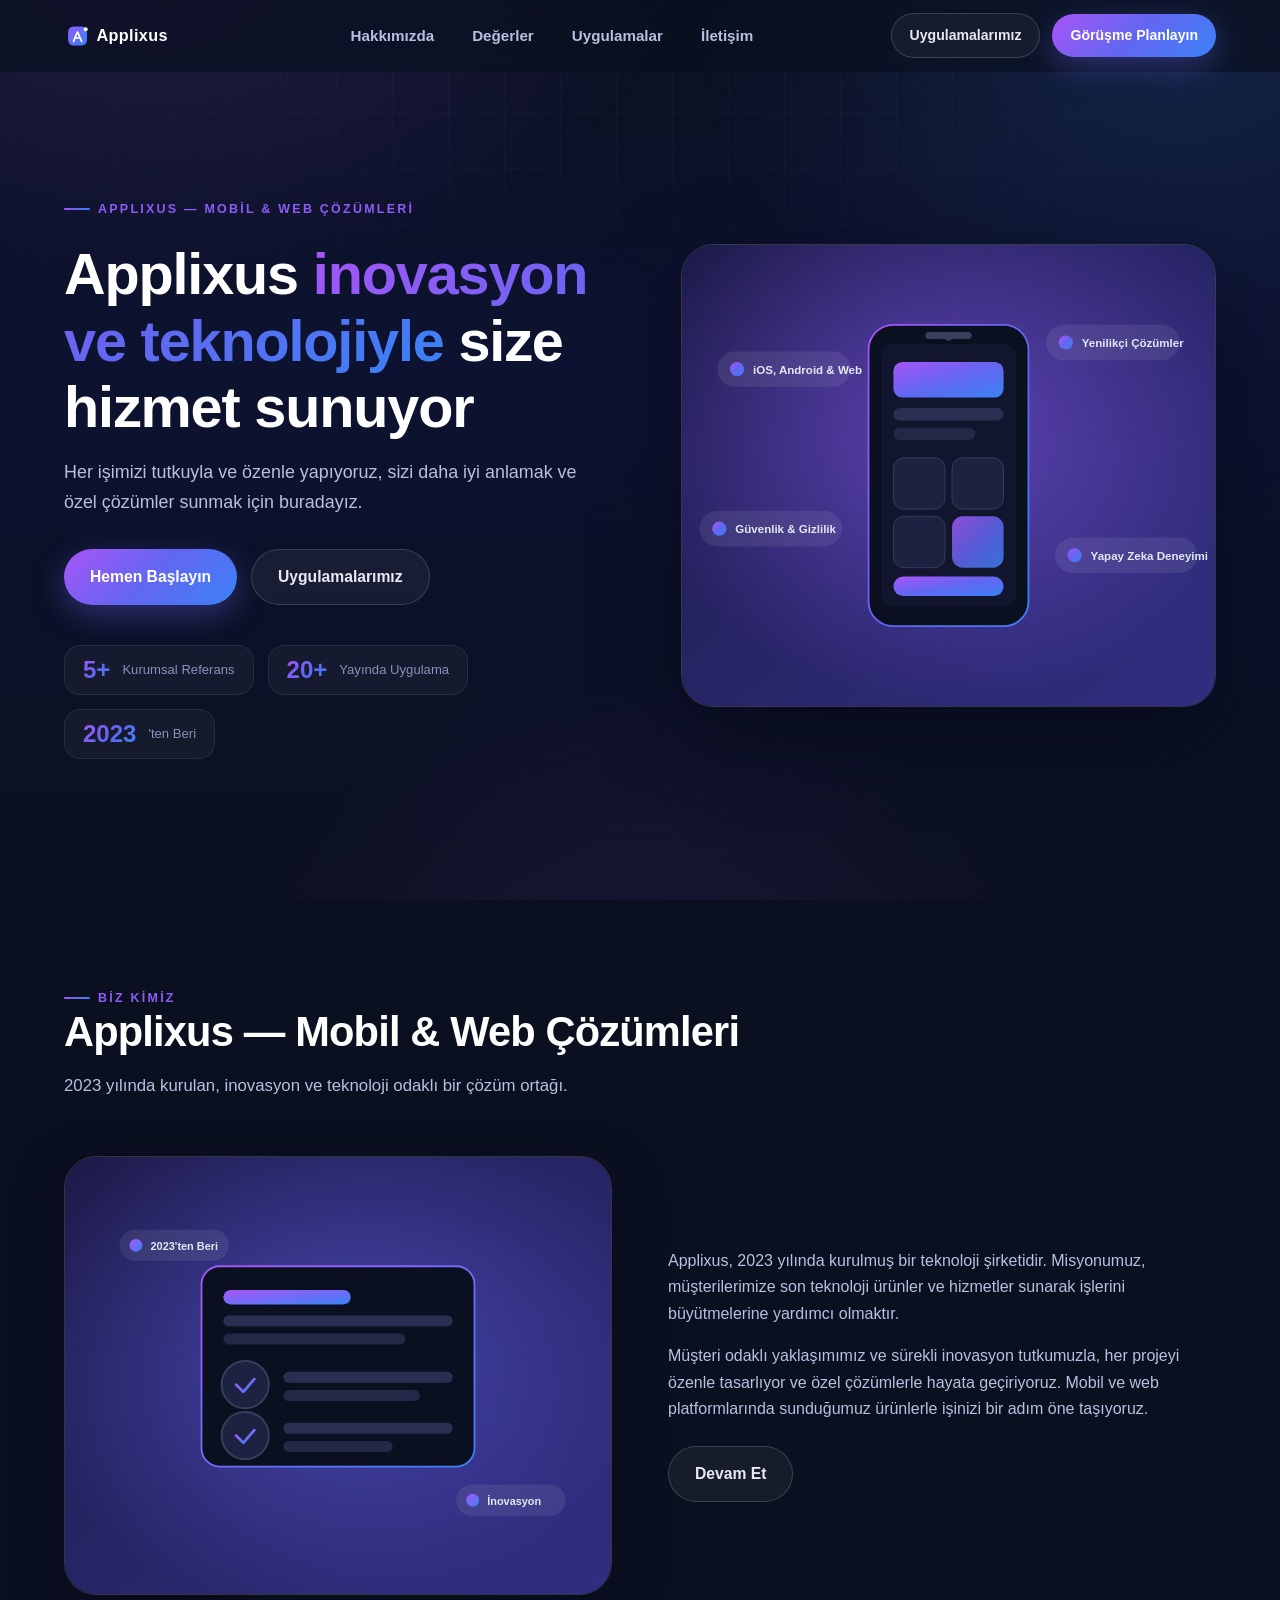
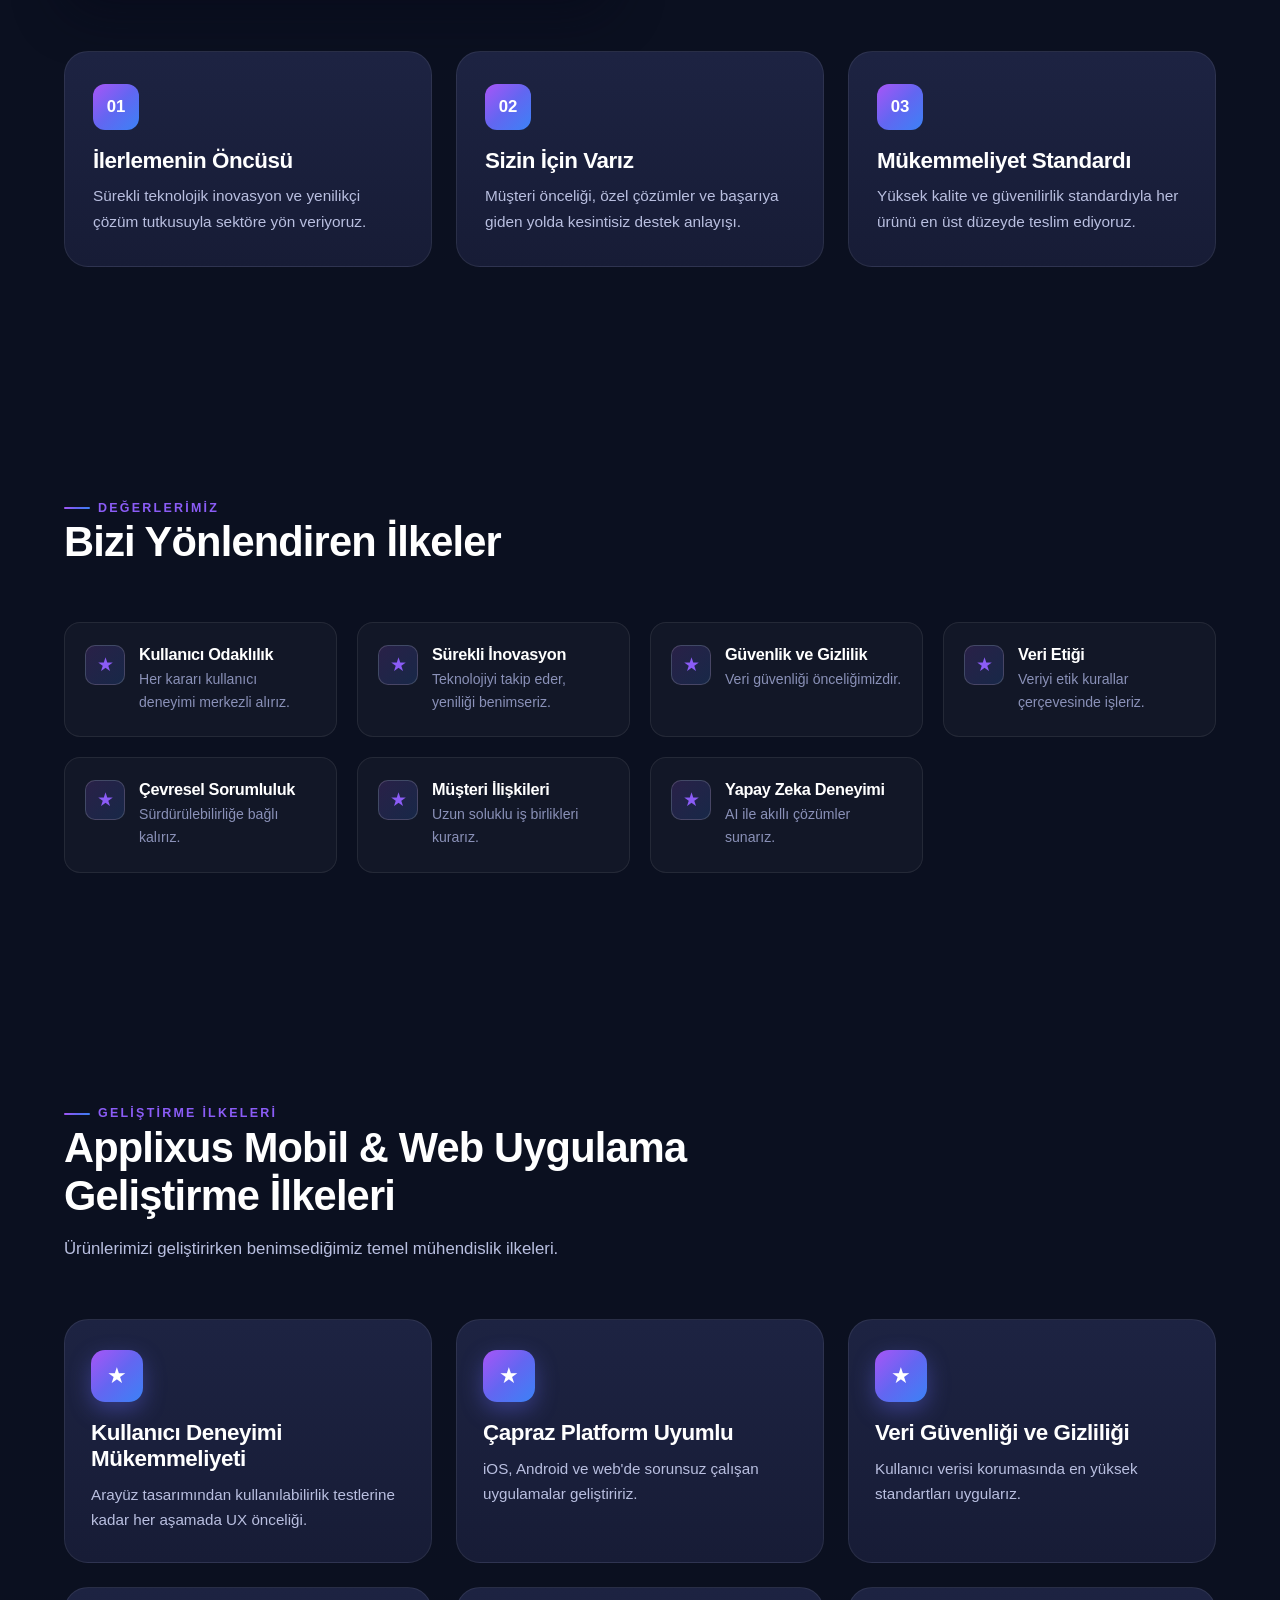
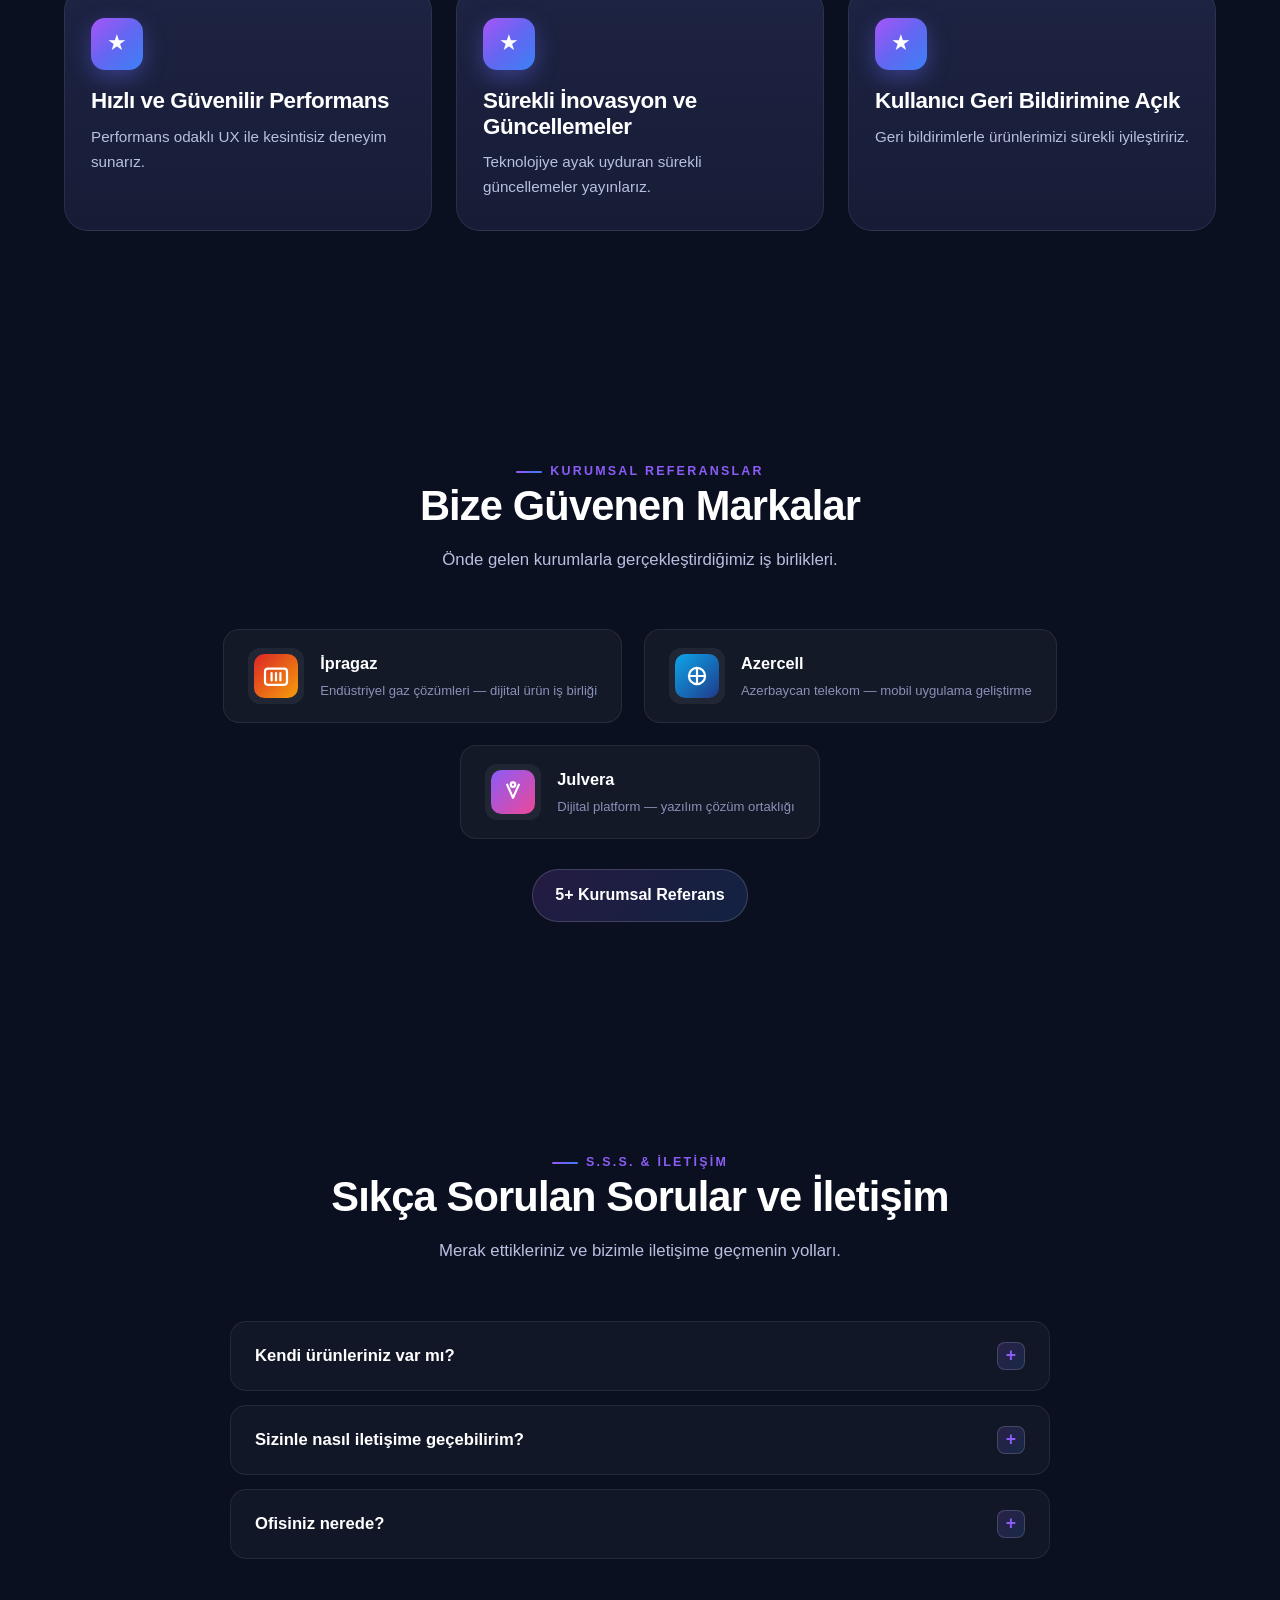
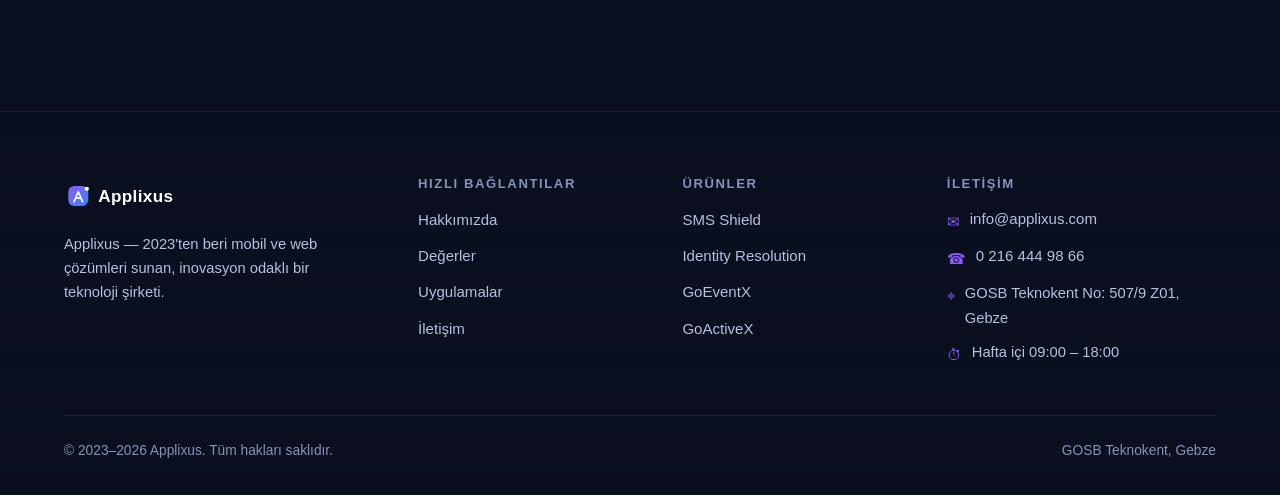
<file: runs/glm-5.2__applixus/site/index.html>
<!DOCTYPE html>
<html lang="tr">
<head>
  <meta charset="UTF-8">
  <meta name="viewport" content="width=device-width, initial-scale=1.0">
  <title>Applixus | Mobil & Web Çözümleri</title>
  <meta name="description" content="Applixus, 2023'ten beri mobil ve web çözümleri sunan bir teknoloji şirketidir. iOS, Android ve web platformlarında 20+ yayında uygulama ve kurumsal referanslarla yenilikçi ürünler geliştirir.">
  <meta property="og:title" content="Applixus | Mobil & Web Çözümleri">
  <meta property="og:description" content="Applixus inovasyon ve teknolojiyle size hizmet sunuyor. Mobil ve web çözümleri, yapay zeka destekli ürünler ve kurumsal referanslar.">
  <meta property="og:type" content="website">
  <meta property="og:url" content="https://www.applixus.com">
  <meta property="og:image" content="assets/img/hero.svg">
  <meta name="twitter:card" content="summary_large_image">
  <meta name="twitter:title" content="Applixus | Mobil & Web Çözümleri">
  <meta name="twitter:description" content="Applixus inovasyon ve teknolojiyle size hizmet sunuyor. Mobil ve web çözümleri, yapay zeka destekli ürünler ve kurumsal referanslar.">
  <link rel="canonical" href="https://www.applixus.com">
  <link rel="icon" type="image/svg+xml" href="assets/img/favicon.svg">
  <link rel="stylesheet" href="assets/styles.css">
</head>
<body>
  <header class="site-header">
    <div class="container">
      <a class="brand" href="#top"><img src="assets/img/logo.svg" alt="Applixus logosu"></a>
      <nav class="main-nav" aria-label="Ana menü">
        <ul>
          <li><a href="#about">Hakkımızda</a></li>
          <li><a href="#values">Değerler</a></li>
          <li><a href="apps.html">Uygulamalar</a></li>
          <li><a href="#contact">İletişim</a></li>
        </ul>
      </nav>
      <div class="header-cta">
        <a class="btn btn-ghost btn-sm" href="apps.html">Uygulamalarımız</a>
        <a class="btn btn-primary btn-sm" href="#contact">Görüşme Planlayın</a>
      </div>
      <button class="nav-toggle" aria-label="Menüyü aç/kapat" aria-expanded="false"><span></span></button>
    </div>
  </header>

  <main>
    <section class="hero" id="top">
      <div class="container">
        <div class="hero-grid">
          <div class="hero-body">
            <span class="eyebrow">APPLIXUS — MOBİL & WEB ÇÖZÜMLERİ</span>
            <h1>Applixus <span class="text-grad">inovasyon ve teknolojiyle</span> size hizmet sunuyor</h1>
            <p class="lead">Her işimizi tutkuyla ve özenle yapıyoruz, sizi daha iyi anlamak ve özel çözümler sunmak için buradayız.</p>
            <div class="hero-actions">
              <a class="btn btn-primary" href="#about">Hemen Başlayın</a>
              <a class="btn btn-ghost" href="apps.html">Uygulamalarımız</a>
            </div>
            <div class="hero-stats">
              <div class="stat-pill"><span class="num">5+</span><span class="lbl">Kurumsal Referans</span></div>
              <div class="stat-pill"><span class="num">20+</span><span class="lbl">Yayında Uygulama</span></div>
              <div class="stat-pill"><span class="num">2023</span><span class="lbl">'ten Beri</span></div>
            </div>
          </div>
          <div class="hero-visual">
            <img src="assets/img/hero.svg" alt="Applixus mobil ve web çözümleri hero görseli — iOS, Android & Web, Yapay Zeka, Güvenlik">
          </div>
        </div>
      </div>
    </section>

    <section id="about">
      <div class="container">
        <div class="section-head">
          <span class="eyebrow">Biz Kimiz</span>
          <h2>Applixus — Mobil & Web Çözümleri</h2>
          <p>2023 yılında kurulan, inovasyon ve teknoloji odaklı bir çözüm ortağı.</p>
        </div>
        <div class="about-grid">
          <div class="about-visual">
            <img src="assets/img/about.svg" alt="Applixus ekibi ve teknoloji vizyonu görseli">
          </div>
          <div class="about-body">
            <p>Applixus, 2023 yılında kurulmuş bir teknoloji şirketidir. Misyonumuz, müşterilerimize son teknoloji ürünler ve hizmetler sunarak işlerini büyütmelerine yardımcı olmaktır.</p>
            <p>Müşteri odaklı yaklaşımımız ve sürekli inovasyon tutkumuzla, her projeyi özenle tasarlıyor ve özel çözümlerle hayata geçiriyoruz. Mobil ve web platformlarında sunduğumuz ürünlerle işinizi bir adım öne taşıyoruz.</p>
            <a class="btn btn-ghost" href="#values">Devam Et</a>
          </div>
        </div>
        <div class="cards-3">
          <article class="feature-card">
            <span class="idx">01</span>
            <h3>İlerlemenin Öncüsü</h3>
            <p>Sürekli teknolojik inovasyon ve yenilikçi çözüm tutkusuyla sektöre yön veriyoruz.</p>
          </article>
          <article class="feature-card">
            <span class="idx">02</span>
            <h3>Sizin İçin Varız</h3>
            <p>Müşteri önceliği, özel çözümler ve başarıya giden yolda kesintisiz destek anlayışı.</p>
          </article>
          <article class="feature-card">
            <span class="idx">03</span>
            <h3>Mükemmeliyet Standardı</h3>
            <p>Yüksek kalite ve güvenilirlik standardıyla her ürünü en üst düzeyde teslim ediyoruz.</p>
          </article>
        </div>
      </div>
    </section>

    <section id="values">
      <div class="container">
        <div class="section-head">
          <span class="eyebrow">Değerlerimiz</span>
          <h2>Bizi Yönlendiren İlkeler</h2>
        </div>
        <div class="values-grid">
          <article class="value-item">
            <span class="ico" aria-hidden="true">★</span>
            <div>
              <h3>Kullanıcı Odaklılık</h3>
              <p>Her kararı kullanıcı deneyimi merkezli alırız.</p>
            </div>
          </article>
          <article class="value-item">
            <span class="ico" aria-hidden="true">★</span>
            <div>
              <h3>Sürekli İnovasyon</h3>
              <p>Teknolojiyi takip eder, yeniliği benimseriz.</p>
            </div>
          </article>
          <article class="value-item">
            <span class="ico" aria-hidden="true">★</span>
            <div>
              <h3>Güvenlik ve Gizlilik</h3>
              <p>Veri güvenliği önceliğimizdir.</p>
            </div>
          </article>
          <article class="value-item">
            <span class="ico" aria-hidden="true">★</span>
            <div>
              <h3>Veri Etiği</h3>
              <p>Veriyi etik kurallar çerçevesinde işleriz.</p>
            </div>
          </article>
          <article class="value-item">
            <span class="ico" aria-hidden="true">★</span>
            <div>
              <h3>Çevresel Sorumluluk</h3>
              <p>Sürdürülebilirliğe bağlı kalırız.</p>
            </div>
          </article>
          <article class="value-item">
            <span class="ico" aria-hidden="true">★</span>
            <div>
              <h3>Müşteri İlişkileri</h3>
              <p>Uzun soluklu iş birlikleri kurarız.</p>
            </div>
          </article>
          <article class="value-item">
            <span class="ico" aria-hidden="true">★</span>
            <div>
              <h3>Yapay Zeka Deneyimi</h3>
              <p>AI ile akıllı çözümler sunarız.</p>
            </div>
          </article>
        </div>
      </div>
    </section>

    <section>
      <div class="container">
        <div class="section-head">
          <span class="eyebrow">Geliştirme İlkeleri</span>
          <h2>Applixus Mobil & Web Uygulama Geliştirme İlkeleri</h2>
          <p>Ürünlerimizi geliştirirken benimsediğimiz temel mühendislik ilkeleri.</p>
        </div>
        <div class="principles-grid">
          <article class="principle-card">
            <span class="ico" aria-hidden="true">★</span>
            <h3>Kullanıcı Deneyimi Mükemmeliyeti</h3>
            <p>Arayüz tasarımından kullanılabilirlik testlerine kadar her aşamada UX önceliği.</p>
          </article>
          <article class="principle-card">
            <span class="ico" aria-hidden="true">★</span>
            <h3>Çapraz Platform Uyumlu</h3>
            <p>iOS, Android ve web'de sorunsuz çalışan uygulamalar geliştiririz.</p>
          </article>
          <article class="principle-card">
            <span class="ico" aria-hidden="true">★</span>
            <h3>Veri Güvenliği ve Gizliliği</h3>
            <p>Kullanıcı verisi korumasında en yüksek standartları uygularız.</p>
          </article>
          <article class="principle-card">
            <span class="ico" aria-hidden="true">★</span>
            <h3>Hızlı ve Güvenilir Performans</h3>
            <p>Performans odaklı UX ile kesintisiz deneyim sunarız.</p>
          </article>
          <article class="principle-card">
            <span class="ico" aria-hidden="true">★</span>
            <h3>Sürekli İnovasyon ve Güncellemeler</h3>
            <p>Teknolojiye ayak uyduran sürekli güncellemeler yayınlarız.</p>
          </article>
          <article class="principle-card">
            <span class="ico" aria-hidden="true">★</span>
            <h3>Kullanıcı Geri Bildirimine Açık</h3>
            <p>Geri bildirimlerle ürünlerimizi sürekli iyileştiririz.</p>
          </article>
        </div>
      </div>
    </section>

    <section>
      <div class="container refs-band">
        <div class="section-head center">
          <span class="eyebrow">Kurumsal Referanslar</span>
          <h2>Bize Güvenen Markalar</h2>
          <p>Önde gelen kurumlarla gerçekleştirdiğimiz iş birlikleri.</p>
        </div>
        <div class="refs-logos">
          <article class="ref-card">
            <img src="assets/img/ipragaz.svg" alt="İpragaz logosu">
            <div class="meta">
              <strong>İpragaz</strong>
              <span>Endüstriyel gaz çözümleri — dijital ürün iş birliği</span>
            </div>
          </article>
          <article class="ref-card">
            <img src="assets/img/azercell.svg" alt="Azercell logosu">
            <div class="meta">
              <strong>Azercell</strong>
              <span>Azerbaycan telekom — mobil uygulama geliştirme</span>
            </div>
          </article>
          <article class="ref-card">
            <img src="assets/img/julvera.svg" alt="Julvera logosu">
            <div class="meta">
              <strong>Julvera</strong>
              <span>Dijital platform — yazılım çözüm ortaklığı</span>
            </div>
          </article>
        </div>
        <div class="refs-count">5+ Kurumsal Referans</div>
      </div>
    </section>

    <section id="contact">
      <div class="container">
        <div class="section-head center">
          <span class="eyebrow">S.S.S. & İletişim</span>
          <h2>Sıkça Sorulan Sorular ve İletişim</h2>
          <p>Merak ettikleriniz ve bizimle iletişime geçmenin yolları.</p>
        </div>
        <div class="faq-list">
          <article class="faq-item">
            <button class="faq-q" aria-expanded="false">
              <span>Kendi ürünleriniz var mı?</span>
              <span class="ico" aria-hidden="true">+</span>
            </button>
            <div class="faq-a">
              <div class="faq-a-inner">
                <p>Evet. Applixus olarak hem kurumsal çözümler hem de kendi ürünlerimizi geliştiriyoruz. Web ürünlerimiz arasında <strong>GoEventX</strong> (kurumsal etkinlik yönetimi), <strong>GoActiveX</strong> (çalışan aktivite takibi), <strong>SMS Shield</strong> (yapay zeka destekli SMS fraud koruması) ve <strong>Identity Resolution</strong> (müşteri kimlik çözümleme) bulunur.</p>
                <p>Ayrıca Google Play ve App Store'da <strong>20+</strong> yayında mobil uygulamamız mevcuttur. Tüm ürünlerimize <a href="apps.html">Uygulamalarımız</a> sayfasından ulaşabilirsiniz.</p>
              </div>
            </div>
          </article>
          <article class="faq-item">
            <button class="faq-q" aria-expanded="false">
              <span>Sizinle nasıl iletişime geçebilirim?</span>
              <span class="ico" aria-hidden="true">+</span>
            </button>
            <div class="faq-a">
              <div class="faq-a-inner">
                <p>Bize <a href="mailto:info@applixus.com">info@applixus.com</a> adresinden e-posta gönderebilir veya <strong>0 (216) 444 98 66</strong> numaralı telefonumuzdan arayabilirsiniz. Çalışma saatlerimiz hafta içi <strong>09:00 – 18:00</strong> arasındadır.</p>
                <p>Projenizi görüşmek ister misiniz? "Görüşme Planlayın" butonuyla çevrim içi bir görüşme ayarlayabilirsiniz.</p>
                <div class="contact-row">
                  <a class="btn btn-primary" href="mailto:info@applixus.com">E-posta Gönder</a>
                  <a class="btn btn-ghost" href="tel:+902164449866">Ara</a>
                </div>
              </div>
            </div>
          </article>
          <article class="faq-item">
            <button class="faq-q" aria-expanded="false">
              <span>Ofisiniz nerede?</span>
              <span class="ico" aria-hidden="true">+</span>
            </button>
            <div class="faq-a">
              <div class="faq-a-inner">
                <p>Ofisimiz <strong>GOSB Teknokent No: 507/9 Z01, Gebze</strong> (Kocaeli) adresinde bulunmaktadır. Geliştirme ekibimiz ve proje yönetimimiz buradan yürütülmektedir.</p>
              </div>
            </div>
          </article>
        </div>
      </div>
    </section>
  </main>

  <footer class="site-footer">
    <div class="container">
      <div class="footer-grid">
        <div class="footer-brand">
          <img src="assets/img/logo.svg" alt="Applixus logosu">
          <p>Applixus — 2023'ten beri mobil ve web çözümleri sunan, inovasyon odaklı bir teknoloji şirketi.</p>
        </div>
        <div class="footer-col">
          <h4>Hızlı Bağlantılar</h4>
          <ul>
            <li><a href="#about">Hakkımızda</a></li>
            <li><a href="#values">Değerler</a></li>
            <li><a href="apps.html">Uygulamalar</a></li>
            <li><a href="#contact">İletişim</a></li>
          </ul>
        </div>
        <div class="footer-col">
          <h4>Ürünler</h4>
          <ul>
            <li><a href="apps.html">SMS Shield</a></li>
            <li><a href="apps.html">Identity Resolution</a></li>
            <li><a href="apps.html">GoEventX</a></li>
            <li><a href="apps.html">GoActiveX</a></li>
          </ul>
        </div>
        <div class="footer-col">
          <h4>İletişim</h4>
          <ul class="footer-contact">
            <li><span class="ico" aria-hidden="true">✉</span> <a href="mailto:info@applixus.com">info@applixus.com</a></li>
            <li><span class="ico" aria-hidden="true">☎</span> <a href="tel:+902164449866">0 216 444 98 66</a></li>
            <li><span class="ico" aria-hidden="true">⌖</span> GOSB Teknokent No: 507/9 Z01, Gebze</li>
            <li><span class="ico" aria-hidden="true">⏱</span> Hafta içi 09:00 – 18:00</li>
          </ul>
        </div>
      </div>
      <div class="footer-bottom">
        <span>© 2023–2026 Applixus. Tüm hakları saklıdır.</span>
        <span>GOSB Teknokent, Gebze</span>
      </div>
    </div>
  </footer>

  <script src="assets/app.js" defer></script>
</body>
</html>
</file>
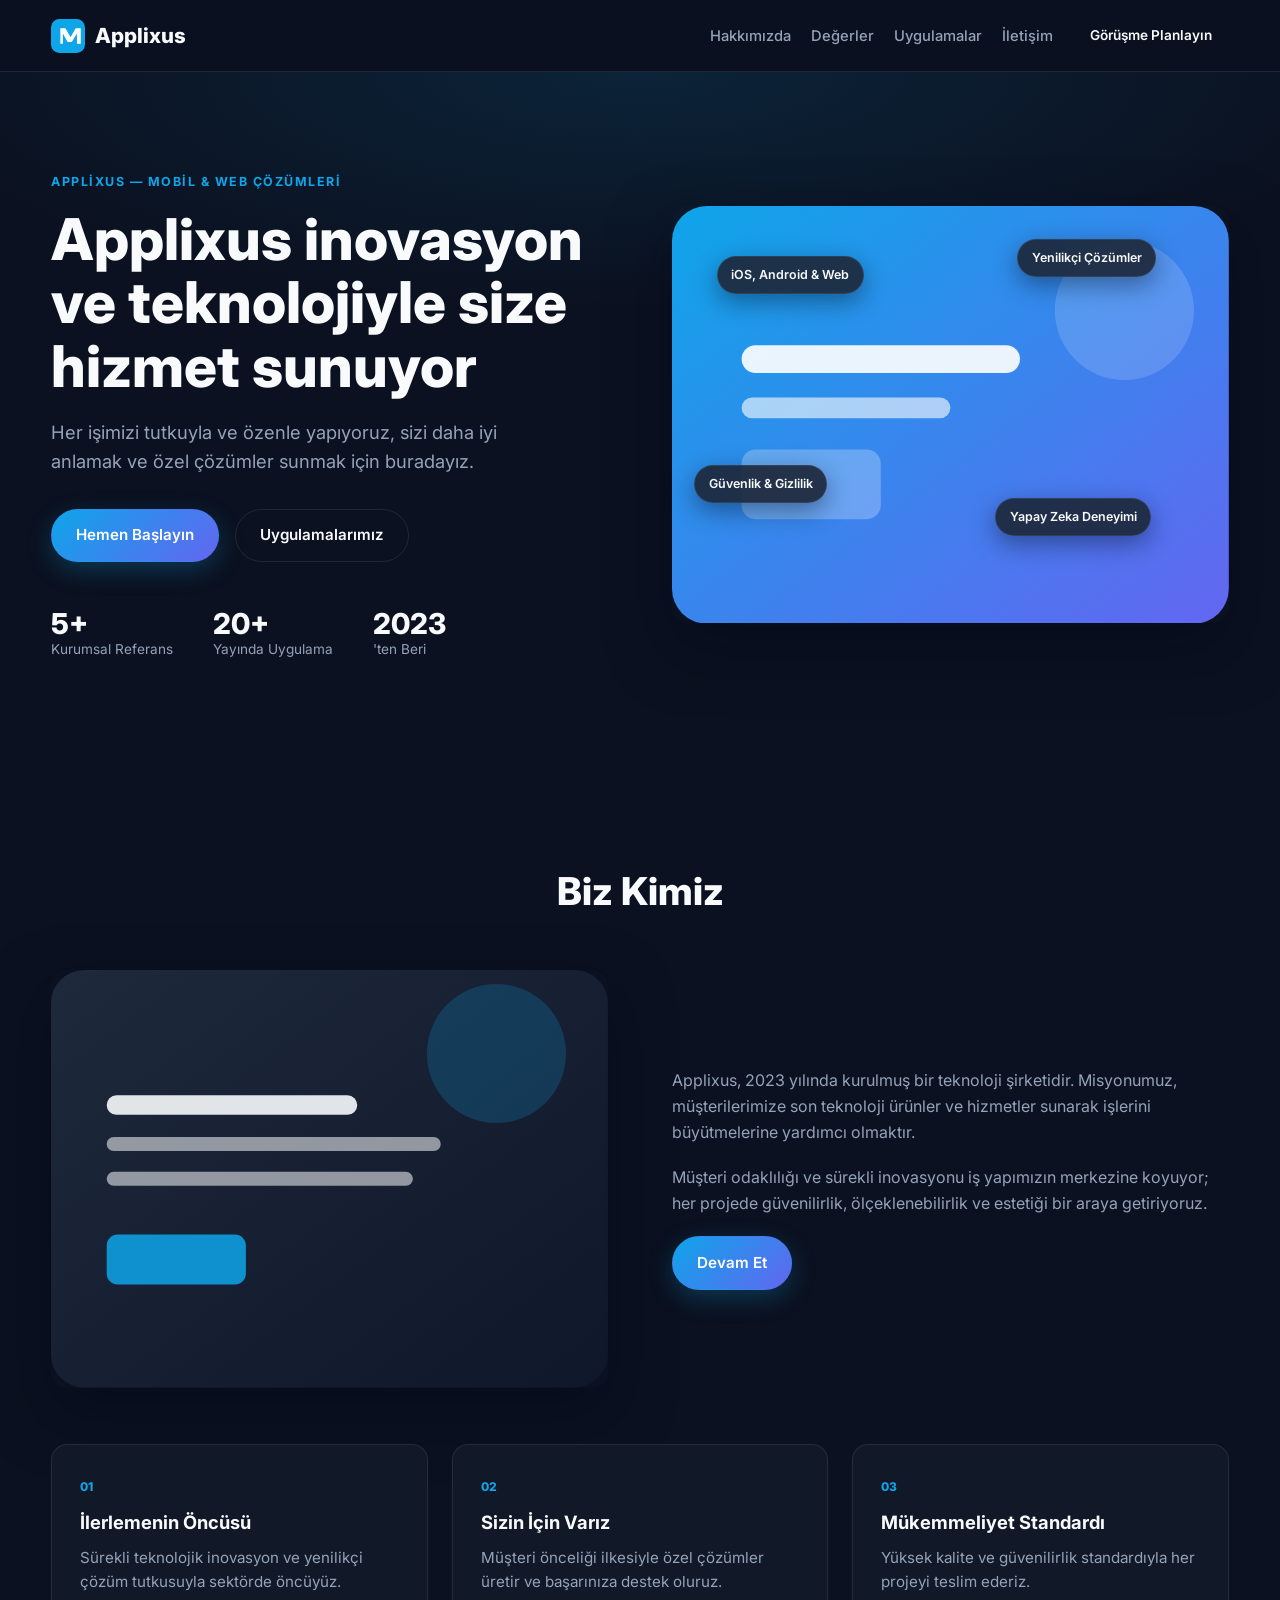
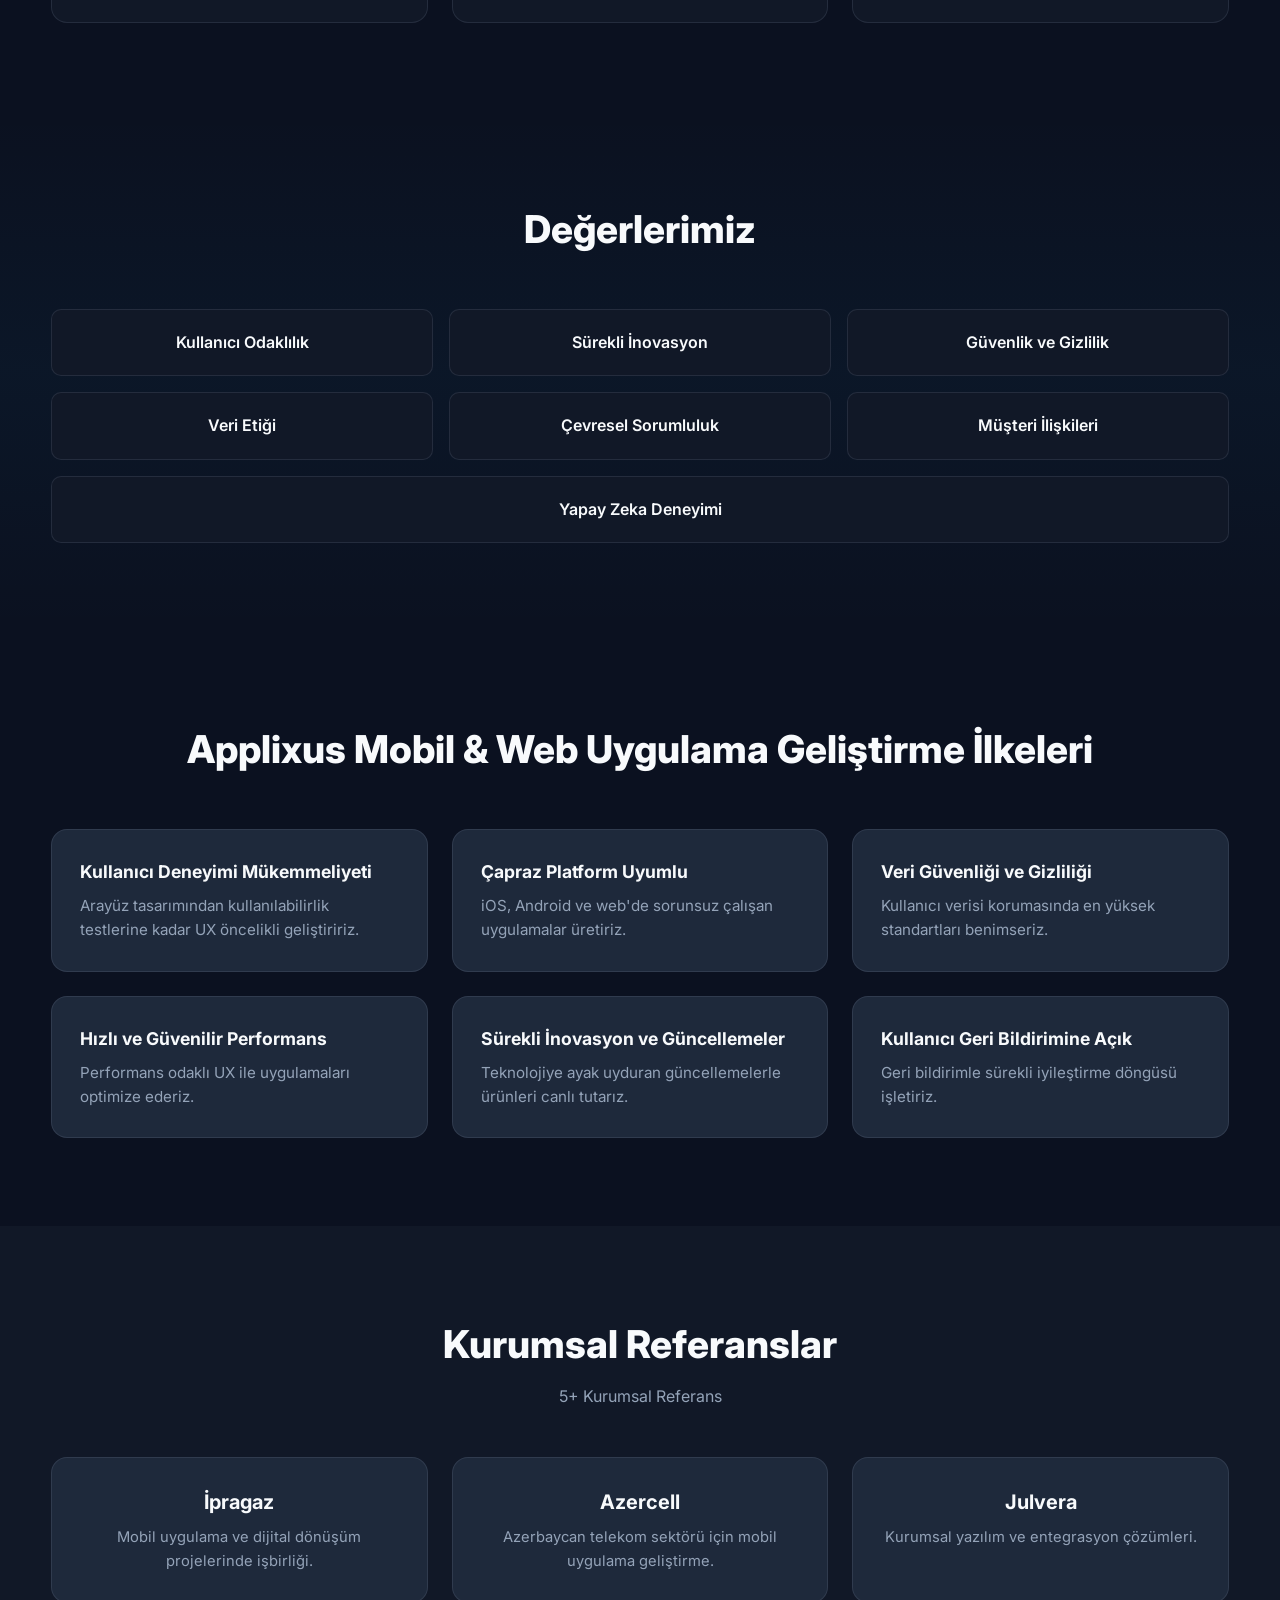
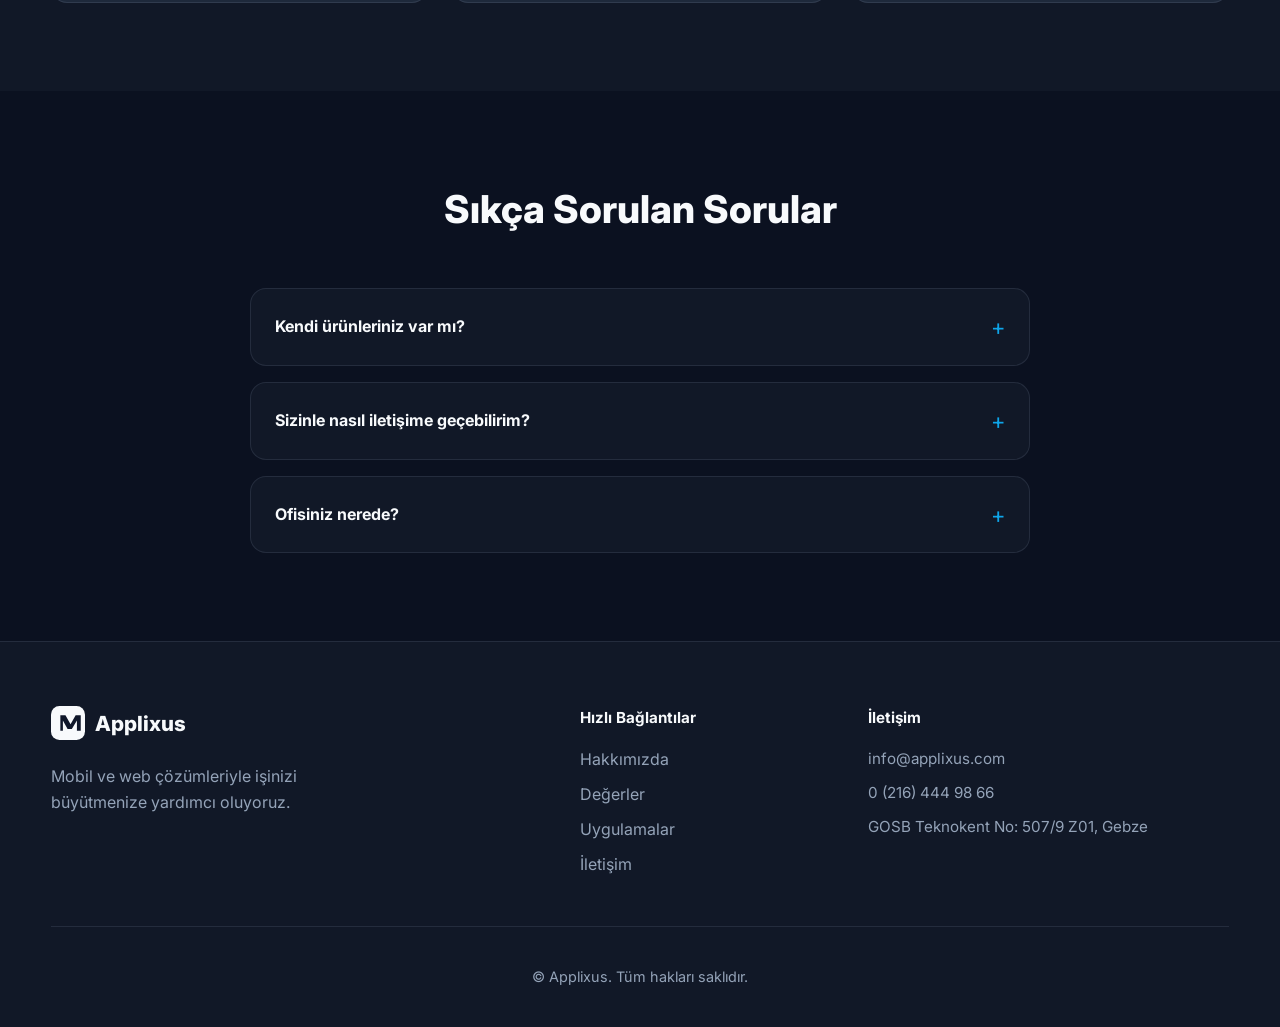
<file: runs/moonshotai-kimi-k2.7-code__applixus/site/index.html>
<!DOCTYPE html>
<html lang="tr">
<head>
  <meta charset="UTF-8">
  <meta name="viewport" content="width=device-width, initial-scale=1.0">
  <title>Applixus | Mobil & Web Çözümleri</title>
  <meta name="description" content="Applixus, mobil ve web uygulama geliştirme, yapay zeka çözümleri ve kurumsal yazılım hizmetleri sunan Gebze merkezli teknoloji şirketidir.">
  <link rel="canonical" href="https://www.applixus.com/">
  <meta property="og:title" content="Applixus | Mobil & Web Çözümleri">
  <meta property="og:description" content="İnovasyon ve teknolojiyle size hizmet sunuyoruz. Mobil, web ve yapay zeka çözümleri.">
  <meta property="og:type" content="website">
  <meta property="og:url" content="https://www.applixus.com/">
  <meta property="og:image" content="assets/img/og-home.jpg">
  <meta name="twitter:card" content="summary_large_image">
  <meta name="twitter:title" content="Applixus | Mobil & Web Çözümleri">
  <meta name="twitter:description" content="İnovasyon ve teknolojiyle size hizmet sunuyoruz.">
  <meta name="twitter:image" content="assets/img/og-home.jpg">
  <link rel="preconnect" href="https://fonts.googleapis.com">
  <link rel="preconnect" href="https://fonts.gstatic.com" crossorigin>
  <link href="https://fonts.googleapis.com/css2?family=Inter:wght@400;500;600;700;800&display=swap" rel="stylesheet">
  <link rel="stylesheet" href="assets/styles.css">
</head>
<body>
  <header class="header" id="header">
    <div class="container header__inner">
      <a href="index.html" class="logo" aria-label="Applixus ana sayfa">
        <svg class="logo__mark" viewBox="0 0 40 40" aria-hidden="true"><rect width="40" height="40" rx="10" fill="currentColor"/><path d="M11 29V11h6l6 10.5L29 11h6v18h-4.5V17L24.5 27h-5L14 17v12H11z" fill="#fff"/></svg>
        <span class="logo__text">Applixus</span>
      </a>
      <nav class="nav" aria-label="Ana menü">
        <button class="nav__toggle" aria-expanded="false" aria-controls="nav-menu" aria-label="Menüyü aç/kapat">
          <span></span><span></span><span></span>
        </button>
        <ul class="nav__menu" id="nav-menu">
          <li><a href="#about">Hakkımızda</a></li>
          <li><a href="#values">Değerler</a></li>
          <li><a href="apps.html">Uygulamalar</a></li>
          <li><a href="#contact">İletişim</a></li>
          <li><a href="#contact" class="btn btn--small">Görüşme Planlayın</a></li>
        </ul>
      </nav>
    </div>
  </header>

  <main>
    <section class="hero" id="hero">
      <div class="container hero__grid">
        <div class="hero__content">
          <span class="eyebrow">Applixus — Mobil & Web Çözümleri</span>
          <h1>Applixus inovasyon ve teknolojiyle size hizmet sunuyor</h1>
          <p class="hero__lead">Her işimizi tutkuyla ve özenle yapıyoruz, sizi daha iyi anlamak ve özel çözümler sunmak için buradayız.</p>
          <div class="hero__actions">
            <a href="#about" class="btn btn--primary">Hemen Başlayın</a>
            <a href="apps.html" class="btn btn--secondary">Uygulamalarımız</a>
          </div>
          <div class="hero__stats">
            <div class="stat"><strong>5+</strong><span>Kurumsal Referans</span></div>
            <div class="stat"><strong>20+</strong><span>Yayında Uygulama</span></div>
            <div class="stat"><strong>2023</strong><span>'ten Beri</span></div>
          </div>
        </div>
        <div class="hero__visual">
          <div class="hero__card hero__card--main" role="img" aria-label="Applixus dijital ürün vitrini">
            <svg viewBox="0 0 320 240" aria-hidden="true"><defs><linearGradient id="g1" x1="0" y1="0" x2="1" y2="1"><stop offset="0%" stop-color="#0ea5e9"/><stop offset="100%" stop-color="#6366f1"/></linearGradient></defs><rect width="320" height="240" rx="20" fill="url(#g1)"/><circle cx="260" cy="60" r="40" fill="#ffffff" opacity="0.15"/><rect x="40" y="80" width="160" height="16" rx="8" fill="#ffffff" opacity="0.9"/><rect x="40" y="110" width="120" height="12" rx="6" fill="#ffffff" opacity="0.6"/><rect x="40" y="140" width="80" height="40" rx="8" fill="#ffffff" opacity="0.25"/></svg>
          </div>
          <span class="floating-tag" style="--x:8%;--y:12%">iOS, Android & Web</span>
          <span class="floating-tag" style="--x:62%;--y:8%">Yenilikçi Çözümler</span>
          <span class="floating-tag" style="--x:4%;--y:62%">Güvenlik & Gizlilik</span>
          <span class="floating-tag" style="--x:58%;--y:70%">Yapay Zeka Deneyimi</span>
        </div>
      </div>
    </section>

    <section class="section about" id="about">
      <div class="container">
        <div class="section__header">
          <h2>Biz Kimiz</h2>
        </div>
        <div class="about__grid">
          <div class="about__visual" role="img" aria-label="Applixus ekibi çalışma ortamı">
            <svg viewBox="0 0 400 300" aria-hidden="true"><defs><linearGradient id="g2" x1="0" y1="0" x2="1" y2="1"><stop offset="0%" stop-color="#1e293b"/><stop offset="100%" stop-color="#0f172a"/></linearGradient></defs><rect width="400" height="300" rx="24" fill="url(#g2)"/><circle cx="320" cy="60" r="50" fill="#0ea5e9" opacity="0.2"/><rect x="40" y="90" width="180" height="14" rx="7" fill="#f8fafc" opacity="0.9"/><rect x="40" y="120" width="240" height="10" rx="5" fill="#f8fafc" opacity="0.55"/><rect x="40" y="145" width="220" height="10" rx="5" fill="#f8fafc" opacity="0.55"/><rect x="40" y="190" width="100" height="36" rx="8" fill="#0ea5e9" opacity="0.85"/></svg>
          </div>
          <div class="about__copy">
            <p>Applixus, 2023 yılında kurulmuş bir teknoloji şirketidir. Misyonumuz, müşterilerimize son teknoloji ürünler ve hizmetler sunarak işlerini büyütmelerine yardımcı olmaktır.</p>
            <p>Müşteri odaklılığı ve sürekli inovasyonu iş yapımızın merkezine koyuyor; her projede güvenilirlik, ölçeklenebilirlik ve estetiği bir araya getiriyoruz.</p>
            <a href="#values" class="btn btn--primary">Devam Et</a>
          </div>
        </div>
        <div class="feature-cards">
          <article class="feature-card">
            <span class="feature-card__num">01</span>
            <h3>İlerlemenin Öncüsü</h3>
            <p>Sürekli teknolojik inovasyon ve yenilikçi çözüm tutkusuyla sektörde öncüyüz.</p>
          </article>
          <article class="feature-card">
            <span class="feature-card__num">02</span>
            <h3>Sizin İçin Varız</h3>
            <p>Müşteri önceliği ilkesiyle özel çözümler üretir ve başarınıza destek oluruz.</p>
          </article>
          <article class="feature-card">
            <span class="feature-card__num">03</span>
            <h3>Mükemmeliyet Standardı</h3>
            <p>Yüksek kalite ve güvenilirlik standardıyla her projeyi teslim ederiz.</p>
          </article>
        </div>
      </div>
    </section>

    <section class="section values" id="values">
      <div class="container">
        <div class="section__header">
          <h2>Değerlerimiz</h2>
        </div>
        <div class="values__grid">
          <div class="value-item"><h3>Kullanıcı Odaklılık</h3></div>
          <div class="value-item"><h3>Sürekli İnovasyon</h3></div>
          <div class="value-item"><h3>Güvenlik ve Gizlilik</h3></div>
          <div class="value-item"><h3>Veri Etiği</h3></div>
          <div class="value-item"><h3>Çevresel Sorumluluk</h3></div>
          <div class="value-item"><h3>Müşteri İlişkileri</h3></div>
          <div class="value-item value-item--wide"><h3>Yapay Zeka Deneyimi</h3></div>
        </div>
      </div>
    </section>

    <section class="section principles">
      <div class="container">
        <div class="section__header">
          <h2>Applixus Mobil & Web Uygulama Geliştirme İlkeleri</h2>
        </div>
        <div class="principles__grid">
          <article class="principle-card">
            <h3>Kullanıcı Deneyimi Mükemmeliyeti</h3>
            <p>Arayüz tasarımından kullanılabilirlik testlerine kadar UX öncelikli geliştiririz.</p>
          </article>
          <article class="principle-card">
            <h3>Çapraz Platform Uyumlu</h3>
            <p>iOS, Android ve web'de sorunsuz çalışan uygulamalar üretiriz.</p>
          </article>
          <article class="principle-card">
            <h3>Veri Güvenliği ve Gizliliği</h3>
            <p>Kullanıcı verisi korumasında en yüksek standartları benimseriz.</p>
          </article>
          <article class="principle-card">
            <h3>Hızlı ve Güvenilir Performans</h3>
            <p>Performans odaklı UX ile uygulamaları optimize ederiz.</p>
          </article>
          <article class="principle-card">
            <h3>Sürekli İnovasyon ve Güncellemeler</h3>
            <p>Teknolojiye ayak uyduran güncellemelerle ürünleri canlı tutarız.</p>
          </article>
          <article class="principle-card">
            <h3>Kullanıcı Geri Bildirimine Açık</h3>
            <p>Geri bildirimle sürekli iyileştirme döngüsü işletiriz.</p>
          </article>
        </div>
      </div>
    </section>

    <section class="section references">
      <div class="container">
        <div class="section__header">
          <h2>Kurumsal Referanslar</h2>
          <p>5+ Kurumsal Referans</p>
        </div>
        <div class="references__grid">
          <article class="reference-card">
            <h3>İpragaz</h3>
            <p>Mobil uygulama ve dijital dönüşüm projelerinde işbirliği.</p>
          </article>
          <article class="reference-card">
            <h3>Azercell</h3>
            <p>Azerbaycan telekom sektörü için mobil uygulama geliştirme.</p>
          </article>
          <article class="reference-card">
            <h3>Julvera</h3>
            <p>Kurumsal yazılım ve entegrasyon çözümleri.</p>
          </article>
        </div>
      </div>
    </section>

    <section class="section faq" id="contact">
      <div class="container">
        <div class="section__header">
          <h2>Sıkça Sorulan Sorular</h2>
        </div>
        <div class="faq__grid">
          <details class="faq__item">
            <summary>Kendi ürünleriniz var mı?</summary>
            <div class="faq__body">
              <p>Evet. Web ürünlerimiz: <strong>GoEventX</strong> (kurumsal etkinlik yönetimi), <strong>GoActiveX</strong> (çalışan aktivite takibi), <strong>SMS Shield</strong> (yapay zeka destekli SMS fraud koruması) ve <strong>Identity Resolution</strong> (müşteri kimlik çözümleme). Google Play ve App Store'da <strong>20+</strong> yayında mobil uygulamamız bulunuyor.</p>
            </div>
          </details>
          <details class="faq__item">
            <summary>Sizinle nasıl iletişime geçebilirim?</summary>
            <div class="faq__body">
              <p><a href="mailto:info@applixus.com">info@applixus.com</a> adresinden yazabilir veya <a href="tel:+902164449866">0 (216) 444 98 66</a> numaralı telefonu arayabilirsiniz. Hafta içi <strong>09:00 – 18:00</strong> arasında çevrim içi görüşme planlayabilirsiniz.</p>
              <a href="#" class="btn btn--primary" onclick="alert('Görüşme planlama formu yakında aktif olacak.');return false;">Görüşme Planlayın</a>
            </div>
          </details>
          <details class="faq__item">
            <summary>Ofisiniz nerede?</summary>
            <div class="faq__body">
              <address>GOSB Teknokent No: 507/9 Z01, Gebze, Kocaeli</address>
            </div>
          </details>
        </div>
      </div>
    </section>
  </main>

  <footer class="footer">
    <div class="container footer__grid">
      <div class="footer__brand">
        <a href="index.html" class="logo logo--light" aria-label="Applixus ana sayfa">
          <svg class="logo__mark" viewBox="0 0 40 40" aria-hidden="true"><rect width="40" height="40" rx="10" fill="currentColor"/><path d="M11 29V11h6l6 10.5L29 11h6v18h-4.5V17L24.5 27h-5L14 17v12H11z" fill="#0f172a"/></svg>
          <span class="logo__text">Applixus</span>
        </a>
        <p>Mobil ve web çözümleriyle işinizi büyütmenize yardımcı oluyoruz.</p>
      </div>
      <nav class="footer__links" aria-label="Footer menü">
        <h3>Hızlı Bağlantılar</h3>
        <ul>
          <li><a href="#about">Hakkımızda</a></li>
          <li><a href="#values">Değerler</a></li>
          <li><a href="apps.html">Uygulamalar</a></li>
          <li><a href="#contact">İletişim</a></li>
        </ul>
      </nav>
      <div class="footer__contact">
        <h3>İletişim</h3>
        <ul>
          <li><a href="mailto:info@applixus.com">info@applixus.com</a></li>
          <li><a href="tel:+902164449866">0 (216) 444 98 66</a></li>
          <li>GOSB Teknokent No: 507/9 Z01, Gebze</li>
        </ul>
      </div>
    </div>
    <div class="container footer__bottom">
      <p>&copy; Applixus. Tüm hakları saklıdır.</p>
    </div>
  </footer>

  <script src="assets/app.js"></script>
</body>
</html>
</file>
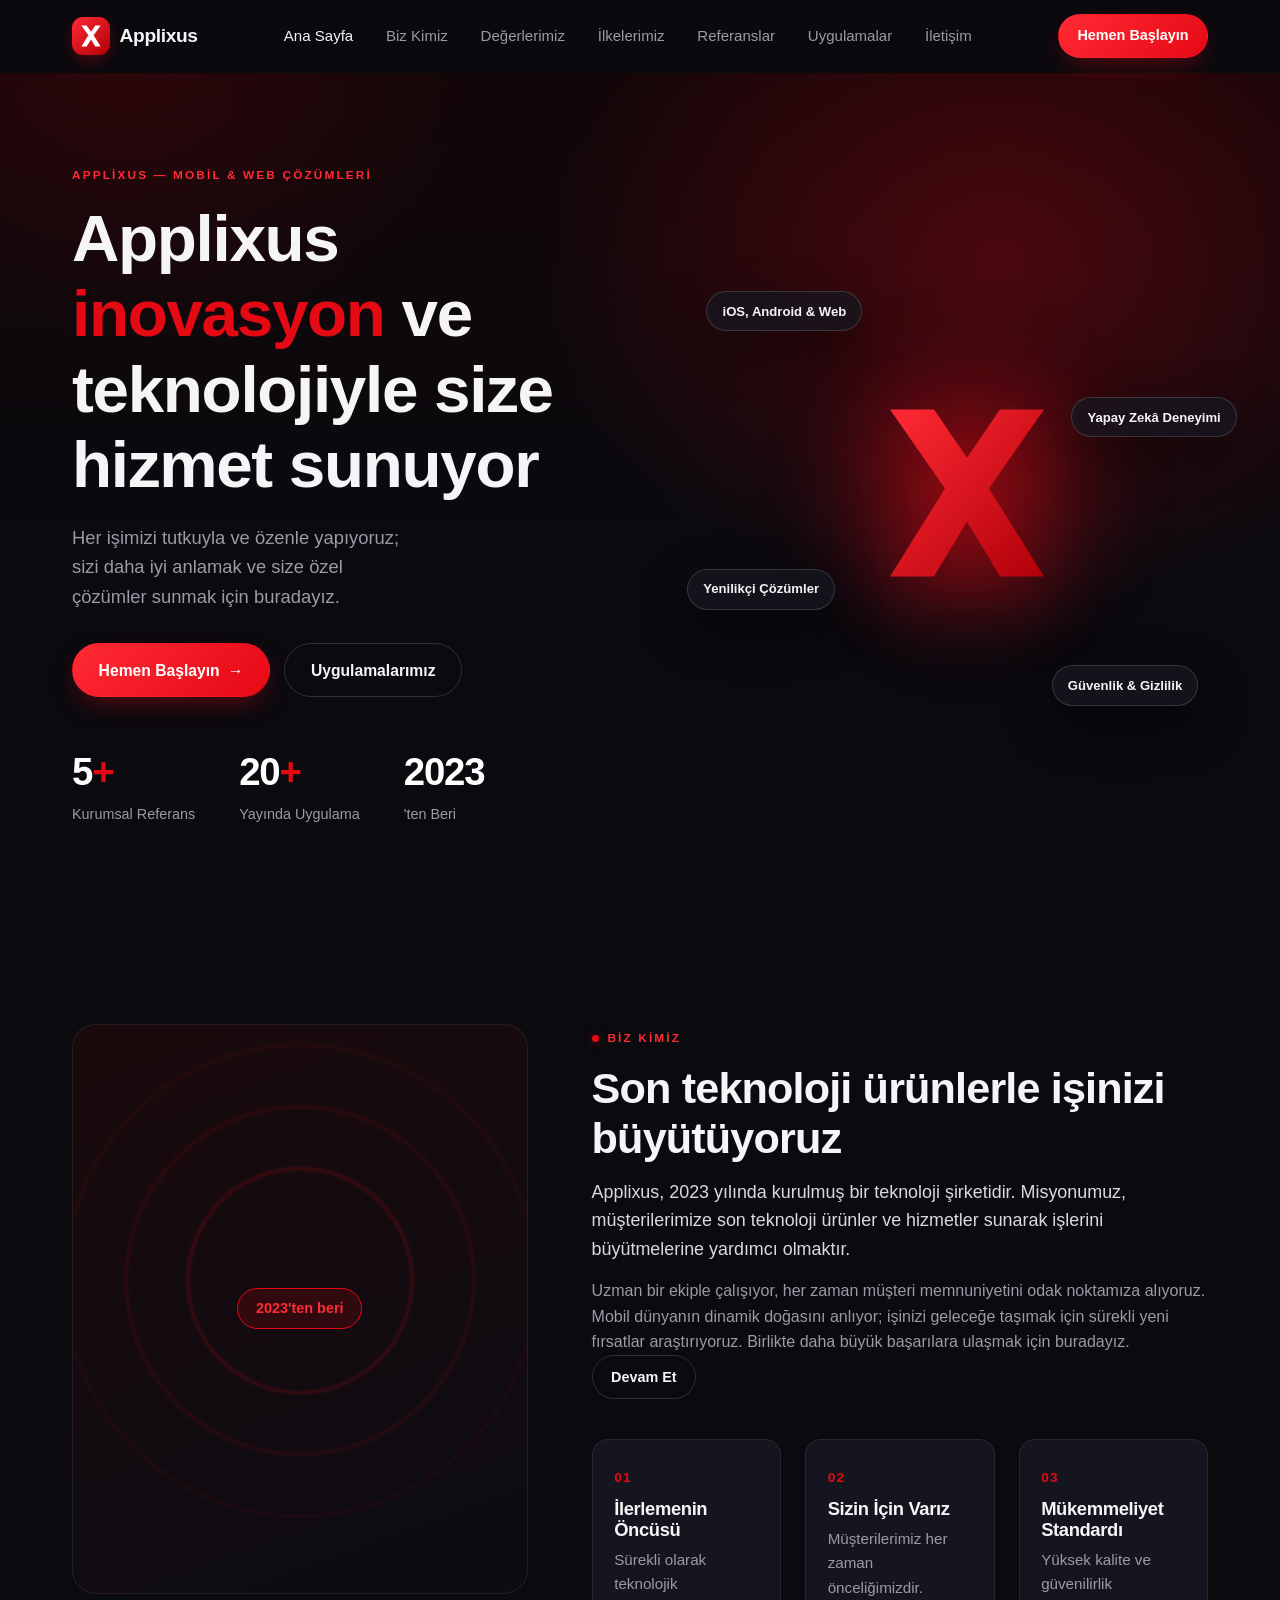
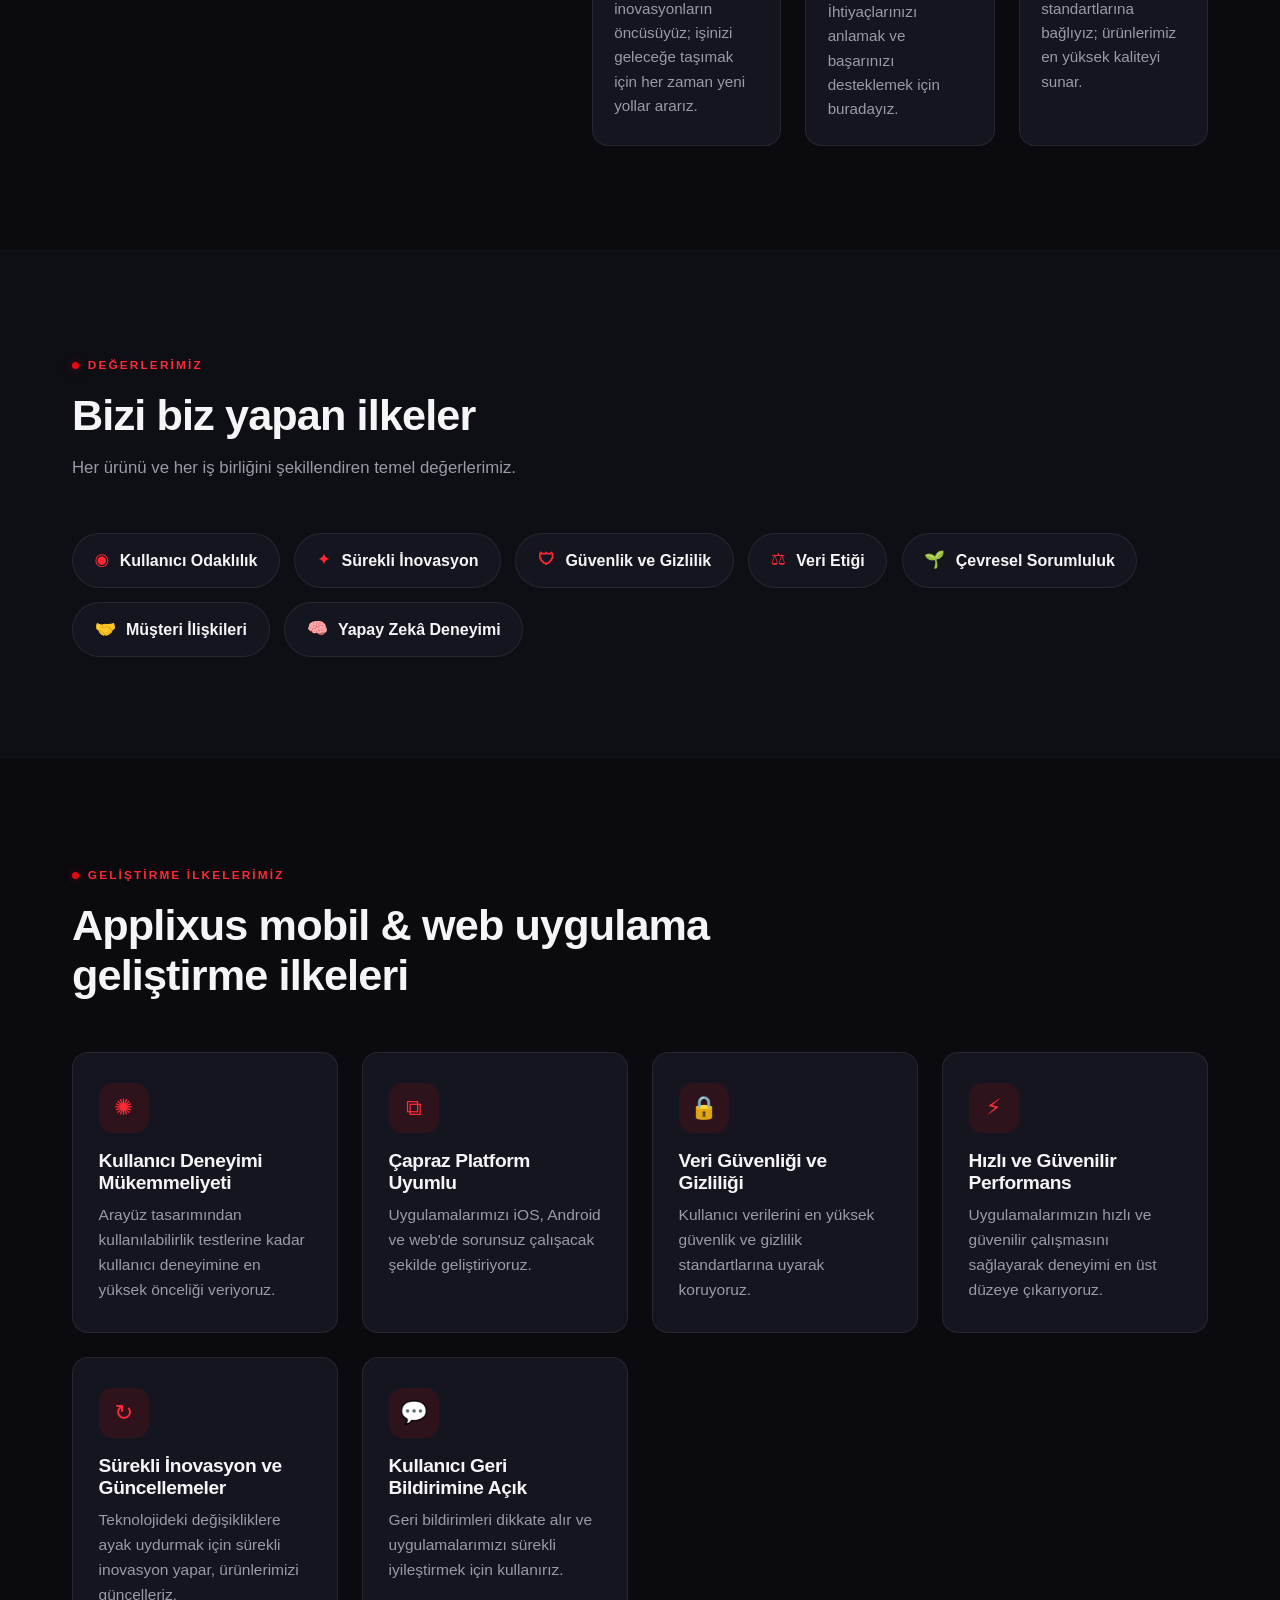
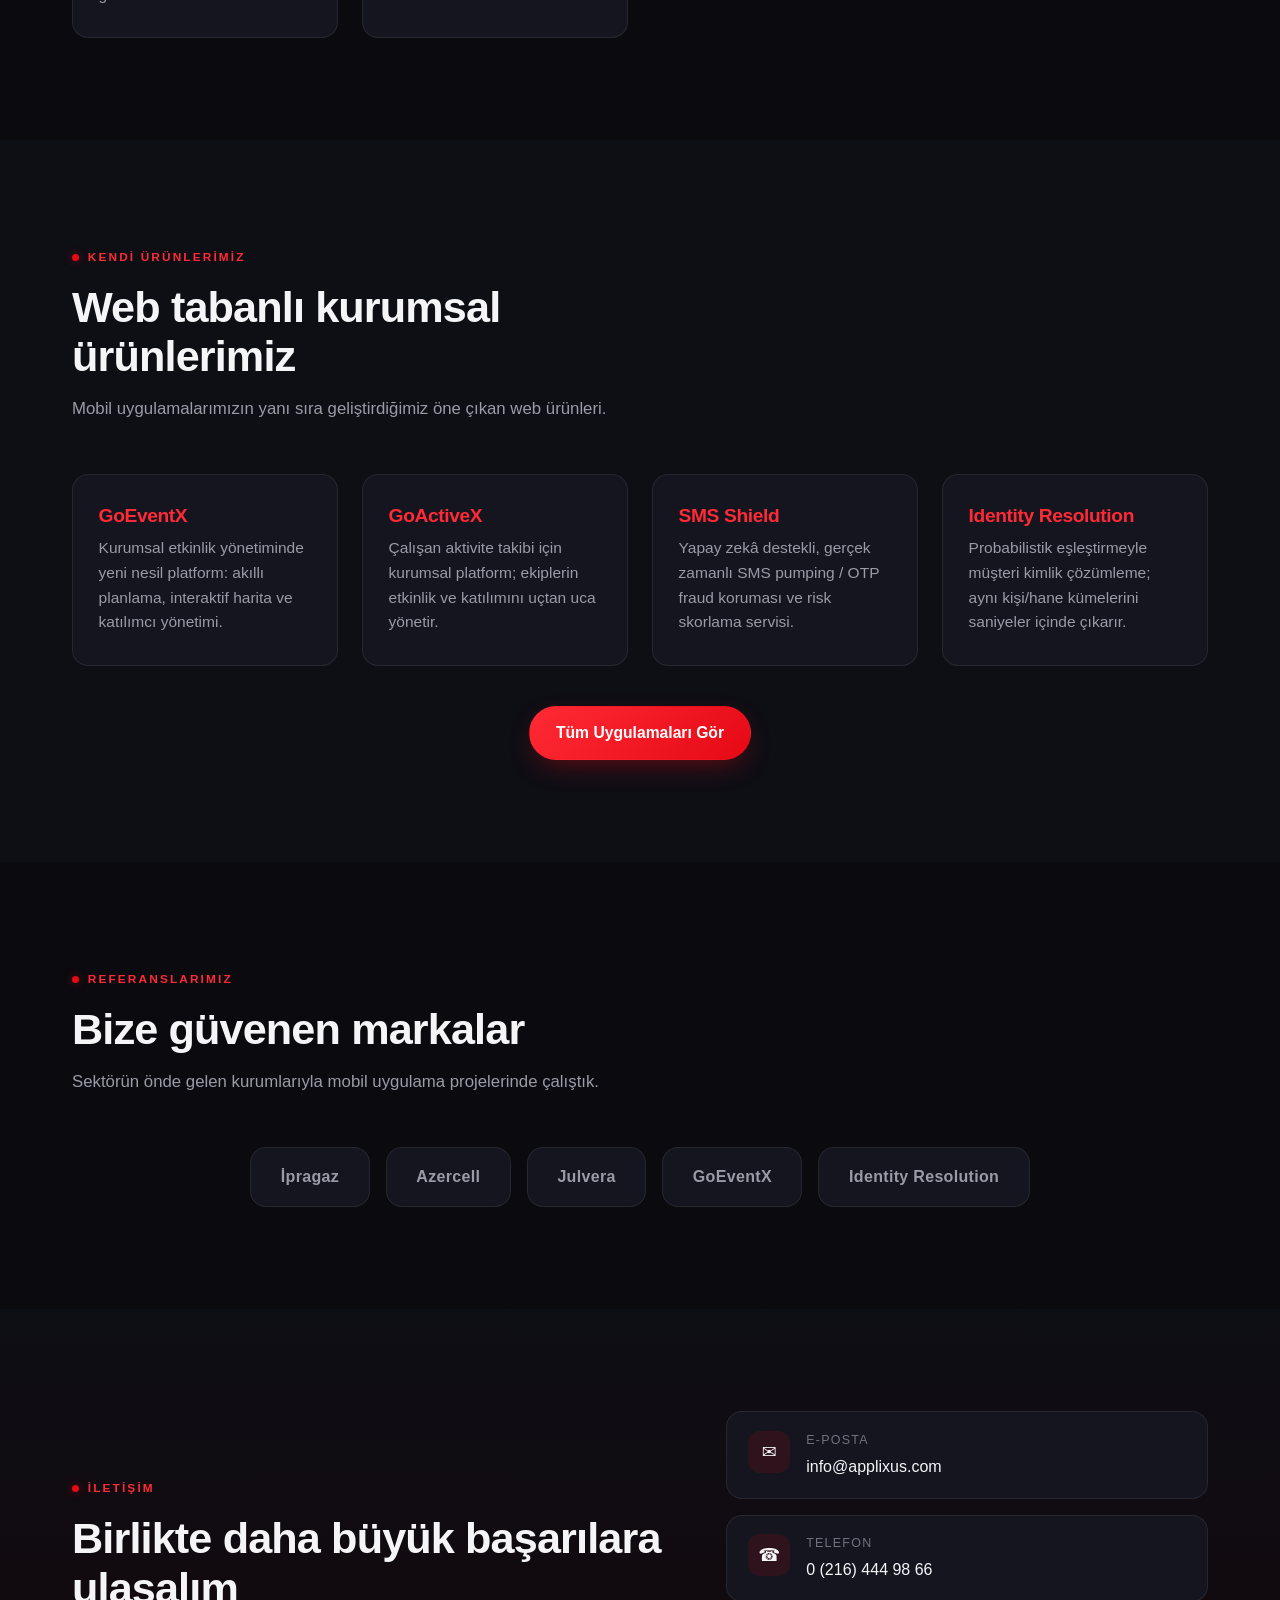
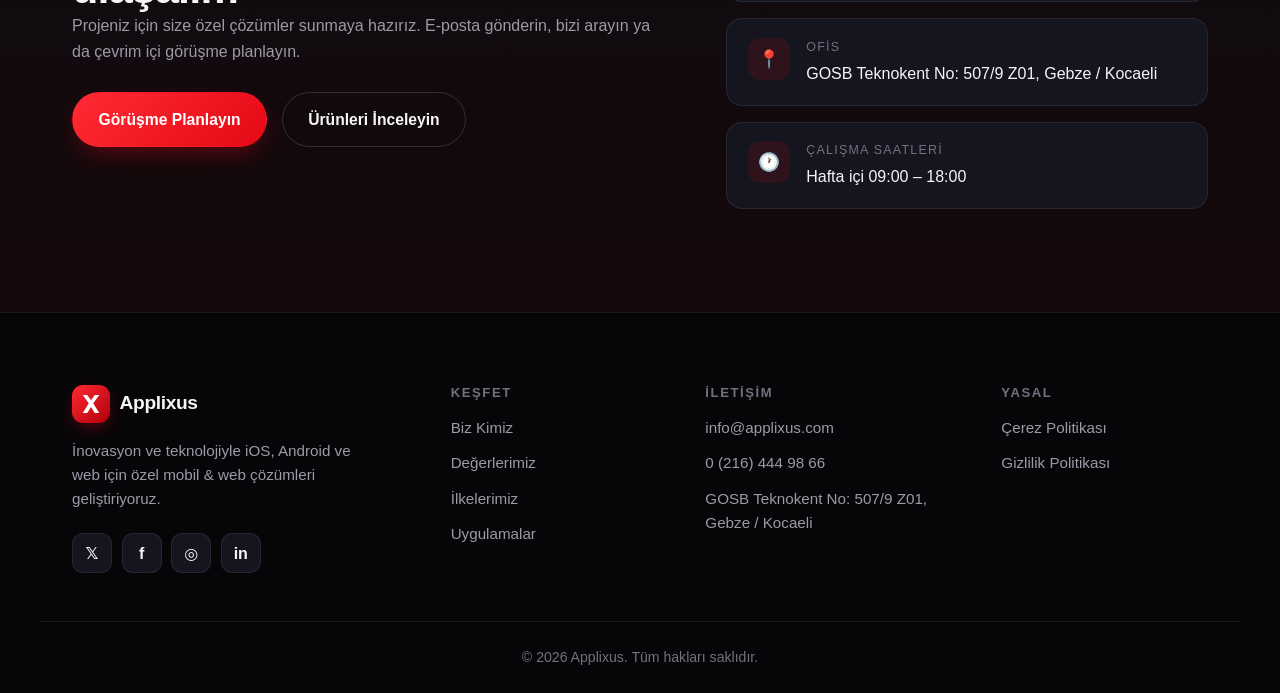
<file: runs/opus-4.8__applixus/site/index.html>
<!DOCTYPE html>
<html lang="tr">
<head>
  <meta charset="UTF-8" />
  <meta name="viewport" content="width=device-width, initial-scale=1" />
  <title>Applixus | Mobil &amp; Web Çözümleri</title>
  <meta name="description" content="Applixus, 2023'ten beri iOS, Android ve web için yenilikçi mobil &amp; web çözümleri geliştiren teknoloji şirketidir. 20+ yayında uygulama, 5+ kurumsal referans." />
  <meta name="theme-color" content="#0A0A0F" />
  <link rel="canonical" href="https://www.applixus.com/" />

  <meta property="og:type" content="website" />
  <meta property="og:site_name" content="Applixus" />
  <meta property="og:title" content="Applixus | Mobil &amp; Web Çözümleri" />
  <meta property="og:description" content="İnovasyon ve teknolojiyle iOS, Android ve web için özel mobil &amp; web çözümleri. 20+ yayında uygulama, 5+ kurumsal referans." />
  <meta property="og:url" content="https://www.applixus.com/" />
  <meta property="og:locale" content="tr_TR" />
  <meta property="og:image" content="https://www.applixus.com/assets/img/og-cover.png" />

  <meta name="twitter:card" content="summary_large_image" />
  <meta name="twitter:title" content="Applixus | Mobil &amp; Web Çözümleri" />
  <meta name="twitter:description" content="İnovasyon ve teknolojiyle iOS, Android ve web için özel mobil &amp; web çözümleri." />
  <meta name="twitter:image" content="https://www.applixus.com/assets/img/og-cover.png" />

  <link rel="preload" href="assets/styles.css" as="style" />
  <link rel="stylesheet" href="assets/styles.css" />
</head>
<body>
  <a class="skip-link" href="#main">İçeriğe geç</a>

  <header class="site-header" id="site-header" data-elevate>
    <div class="container header-inner">
      <a class="brand" href="index.html" aria-label="Applixus ana sayfa">
        <span class="brand-mark" aria-hidden="true">
          <svg viewBox="0 0 32 32" width="28" height="28" role="img" aria-hidden="true">
            <path d="M5 4h6l5 7 5-7h6l-8 11 8 13h-6l-5-8-5 8H5l8-13L5 4z" fill="currentColor" />
          </svg>
        </span>
        <span class="brand-name">Applixus</span>
      </a>

      <nav class="main-nav" id="main-nav" aria-label="Ana menü">
        <a href="index.html" class="nav-link is-active">Ana Sayfa</a>
        <a href="#about" class="nav-link">Biz Kimiz</a>
        <a href="#values" class="nav-link">Değerlerimiz</a>
        <a href="#principles" class="nav-link">İlkelerimiz</a>
        <a href="#references" class="nav-link">Referanslar</a>
        <a href="apps.html" class="nav-link">Uygulamalar</a>
        <a href="#contact" class="nav-link">İletişim</a>
      </nav>

      <div class="header-actions">
        <a href="#contact" class="btn btn-primary btn-sm">Hemen Başlayın</a>
        <button class="nav-toggle" id="nav-toggle" aria-controls="main-nav" aria-expanded="false" aria-label="Menüyü aç/kapat">
          <span></span><span></span><span></span>
        </button>
      </div>
    </div>
  </header>

  <main id="main">
    <section class="hero" id="home">
      <div class="hero-bg" aria-hidden="true"></div>
      <div class="container hero-inner">
        <div class="hero-copy reveal">
          <p class="eyebrow">Applixus — Mobil &amp; Web Çözümleri</p>
          <h1 class="hero-title">Applixus <span class="text-accent">inovasyon</span> ve teknolojiyle size hizmet sunuyor</h1>
          <p class="hero-sub">Her işimizi tutkuyla ve özenle yapıyoruz; sizi daha iyi anlamak ve size özel çözümler sunmak için buradayız.</p>
          <div class="hero-cta">
            <a href="#about" class="btn btn-primary">Hemen Başlayın <span class="arrow" aria-hidden="true">→</span></a>
            <a href="apps.html" class="btn btn-ghost">Uygulamalarımız</a>
          </div>
          <dl class="hero-stats">
            <div class="stat"><dt class="stat-num">5<span>+</span></dt><dd>Kurumsal Referans</dd></div>
            <div class="stat"><dt class="stat-num">20<span>+</span></dt><dd>Yayında Uygulama</dd></div>
            <div class="stat"><dt class="stat-num">2023</dt><dd>'ten Beri</dd></div>
          </dl>
        </div>

        <div class="hero-visual reveal" aria-hidden="true">
          <div class="hero-glow"></div>
          <div class="hero-logo">
            <svg viewBox="0 0 200 200" width="220" height="220">
              <path d="M30 24h40l30 44 30-44h40l-50 72 50 80h-40l-30-50-30 50H30l50-80L30 24z" fill="url(#xgrad)" />
              <defs>
                <linearGradient id="xgrad" x1="0" y1="0" x2="1" y2="1">
                  <stop offset="0" stop-color="#ff2a35" />
                  <stop offset="1" stop-color="#b00009" />
                </linearGradient>
              </defs>
            </svg>
          </div>
          <span class="float-badge badge-a">iOS, Android &amp; Web</span>
          <span class="float-badge badge-b">Yapay Zekâ Deneyimi</span>
          <span class="float-badge badge-c">Yenilikçi Çözümler</span>
          <span class="float-badge badge-d">Güvenlik &amp; Gizlilik</span>
        </div>
      </div>
    </section>

    <section class="section" id="about">
      <div class="container about-grid">
        <div class="about-media reveal" aria-hidden="true">
          <div class="about-card-visual">
            <span class="about-chip">2023'ten beri</span>
            <div class="about-rings"></div>
          </div>
        </div>
        <div class="about-copy reveal">
          <p class="eyebrow"><span class="dot"></span>Biz Kimiz</p>
          <h2 class="section-title">Son teknoloji ürünlerle işinizi büyütüyoruz</h2>
          <p class="lead">Applixus, 2023 yılında kurulmuş bir teknoloji şirketidir. Misyonumuz, müşterilerimize son teknoloji ürünler ve hizmetler sunarak işlerini büyütmelerine yardımcı olmaktır.</p>
          <p class="muted">Uzman bir ekiple çalışıyor, her zaman müşteri memnuniyetini odak noktamıza alıyoruz. Mobil dünyanın dinamik doğasını anlıyor; işinizi geleceğe taşımak için sürekli yeni fırsatlar araştırıyoruz. Birlikte daha büyük başarılara ulaşmak için buradayız.</p>
          <a href="#values" class="btn btn-ghost btn-sm">Devam Et</a>

          <div class="feature-cards">
            <article class="feature-card">
              <span class="feature-num">01</span>
              <h3>İlerlemenin Öncüsü</h3>
              <p>Sürekli olarak teknolojik inovasyonların öncüsüyüz; işinizi geleceğe taşımak için her zaman yeni yollar ararız.</p>
            </article>
            <article class="feature-card">
              <span class="feature-num">02</span>
              <h3>Sizin İçin Varız</h3>
              <p>Müşterilerimiz her zaman önceliğimizdir. İhtiyaçlarınızı anlamak ve başarınızı desteklemek için buradayız.</p>
            </article>
            <article class="feature-card">
              <span class="feature-num">03</span>
              <h3>Mükemmeliyet Standardı</h3>
              <p>Yüksek kalite ve güvenilirlik standartlarına bağlıyız; ürünlerimiz en yüksek kaliteyi sunar.</p>
            </article>
          </div>
        </div>
      </div>
    </section>

    <section class="section section-alt" id="values">
      <div class="container">
        <div class="section-head reveal">
          <p class="eyebrow"><span class="dot"></span>Değerlerimiz</p>
          <h2 class="section-title">Bizi biz yapan ilkeler</h2>
          <p class="section-intro muted">Her ürünü ve her iş birliğini şekillendiren temel değerlerimiz.</p>
        </div>
        <ul class="value-grid reveal">
          <li class="value-chip"><span class="value-ic" aria-hidden="true">◉</span>Kullanıcı Odaklılık</li>
          <li class="value-chip"><span class="value-ic" aria-hidden="true">✦</span>Sürekli İnovasyon</li>
          <li class="value-chip"><span class="value-ic" aria-hidden="true">🛡</span>Güvenlik ve Gizlilik</li>
          <li class="value-chip"><span class="value-ic" aria-hidden="true">⚖</span>Veri Etiği</li>
          <li class="value-chip"><span class="value-ic" aria-hidden="true">🌱</span>Çevresel Sorumluluk</li>
          <li class="value-chip"><span class="value-ic" aria-hidden="true">🤝</span>Müşteri İlişkileri</li>
          <li class="value-chip"><span class="value-ic" aria-hidden="true">🧠</span>Yapay Zekâ Deneyimi</li>
        </ul>
      </div>
    </section>

    <section class="section" id="principles">
      <div class="container">
        <div class="section-head reveal">
          <p class="eyebrow"><span class="dot"></span>Geliştirme İlkelerimiz</p>
          <h2 class="section-title">Applixus mobil &amp; web uygulama geliştirme ilkeleri</h2>
        </div>
        <div class="principle-grid reveal">
          <article class="principle-card">
            <span class="principle-ic" aria-hidden="true">✺</span>
            <h3>Kullanıcı Deneyimi Mükemmeliyeti</h3>
            <p>Arayüz tasarımından kullanılabilirlik testlerine kadar kullanıcı deneyimine en yüksek önceliği veriyoruz.</p>
          </article>
          <article class="principle-card">
            <span class="principle-ic" aria-hidden="true">⧉</span>
            <h3>Çapraz Platform Uyumlu</h3>
            <p>Uygulamalarımızı iOS, Android ve web'de sorunsuz çalışacak şekilde geliştiriyoruz.</p>
          </article>
          <article class="principle-card">
            <span class="principle-ic" aria-hidden="true">🔒</span>
            <h3>Veri Güvenliği ve Gizliliği</h3>
            <p>Kullanıcı verilerini en yüksek güvenlik ve gizlilik standartlarına uyarak koruyoruz.</p>
          </article>
          <article class="principle-card">
            <span class="principle-ic" aria-hidden="true">⚡</span>
            <h3>Hızlı ve Güvenilir Performans</h3>
            <p>Uygulamalarımızın hızlı ve güvenilir çalışmasını sağlayarak deneyimi en üst düzeye çıkarıyoruz.</p>
          </article>
          <article class="principle-card">
            <span class="principle-ic" aria-hidden="true">↻</span>
            <h3>Sürekli İnovasyon ve Güncellemeler</h3>
            <p>Teknolojideki değişikliklere ayak uydurmak için sürekli inovasyon yapar, ürünlerimizi güncelleriz.</p>
          </article>
          <article class="principle-card">
            <span class="principle-ic" aria-hidden="true">💬</span>
            <h3>Kullanıcı Geri Bildirimine Açık</h3>
            <p>Geri bildirimleri dikkate alır ve uygulamalarımızı sürekli iyileştirmek için kullanırız.</p>
          </article>
        </div>
      </div>
    </section>

    <section class="section section-alt" id="products">
      <div class="container">
        <div class="section-head reveal">
          <p class="eyebrow"><span class="dot"></span>Kendi Ürünlerimiz</p>
          <h2 class="section-title">Web tabanlı kurumsal ürünlerimiz</h2>
          <p class="section-intro muted">Mobil uygulamalarımızın yanı sıra geliştirdiğimiz öne çıkan web ürünleri.</p>
        </div>
        <div class="product-grid reveal">
          <article class="product-card">
            <h3>GoEventX</h3>
            <p>Kurumsal etkinlik yönetiminde yeni nesil platform: akıllı planlama, interaktif harita ve katılımcı yönetimi.</p>
          </article>
          <article class="product-card">
            <h3>GoActiveX</h3>
            <p>Çalışan aktivite takibi için kurumsal platform; ekiplerin etkinlik ve katılımını uçtan uca yönetir.</p>
          </article>
          <article class="product-card">
            <h3>SMS Shield</h3>
            <p>Yapay zekâ destekli, gerçek zamanlı SMS pumping / OTP fraud koruması ve risk skorlama servisi.</p>
          </article>
          <article class="product-card">
            <h3>Identity Resolution</h3>
            <p>Probabilistik eşleştirmeyle müşteri kimlik çözümleme; aynı kişi/hane kümelerini saniyeler içinde çıkarır.</p>
          </article>
        </div>
        <div class="center"><a href="apps.html" class="btn btn-primary">Tüm Uygulamaları Gör</a></div>
      </div>
    </section>

    <section class="section" id="references">
      <div class="container">
        <div class="section-head reveal">
          <p class="eyebrow"><span class="dot"></span>Referanslarımız</p>
          <h2 class="section-title">Bize güvenen markalar</h2>
          <p class="section-intro muted">Sektörün önde gelen kurumlarıyla mobil uygulama projelerinde çalıştık.</p>
        </div>
        <ul class="logo-row reveal">
          <li class="logo-pill">İpragaz</li>
          <li class="logo-pill">Azercell</li>
          <li class="logo-pill">Julvera</li>
          <li class="logo-pill">GoEventX</li>
          <li class="logo-pill">Identity Resolution</li>
        </ul>
      </div>
    </section>

    <section class="section section-cta" id="contact">
      <div class="container contact-grid">
        <div class="contact-copy reveal">
          <p class="eyebrow"><span class="dot"></span>İletişim</p>
          <h2 class="section-title">Birlikte daha büyük başarılara ulaşalım</h2>
          <p class="muted">Projeniz için size özel çözümler sunmaya hazırız. E-posta gönderin, bizi arayın ya da çevrim içi görüşme planlayın.</p>
          <div class="contact-actions">
            <a href="mailto:info@applixus.com" class="btn btn-primary">Görüşme Planlayın</a>
            <a href="apps.html" class="btn btn-ghost">Ürünleri İnceleyin</a>
          </div>
        </div>
        <ul class="contact-list reveal">
          <li>
            <span class="contact-ic" aria-hidden="true">✉</span>
            <div><span class="contact-label">E-posta</span><a href="mailto:info@applixus.com">info@applixus.com</a></div>
          </li>
          <li>
            <span class="contact-ic" aria-hidden="true">☎</span>
            <div><span class="contact-label">Telefon</span><a href="tel:+902164449866">0 (216) 444 98 66</a></div>
          </li>
          <li>
            <span class="contact-ic" aria-hidden="true">📍</span>
            <div><span class="contact-label">Ofis</span><address>GOSB Teknokent No: 507/9 Z01, Gebze / Kocaeli</address></div>
          </li>
          <li>
            <span class="contact-ic" aria-hidden="true">🕐</span>
            <div><span class="contact-label">Çalışma Saatleri</span><span>Hafta içi 09:00 – 18:00</span></div>
          </li>
        </ul>
      </div>
    </section>
  </main>

  <footer class="site-footer">
    <div class="container footer-grid">
      <div class="footer-brand">
        <a class="brand" href="index.html" aria-label="Applixus ana sayfa">
          <span class="brand-mark" aria-hidden="true">
            <svg viewBox="0 0 32 32" width="24" height="24" aria-hidden="true"><path d="M5 4h6l5 7 5-7h6l-8 11 8 13h-6l-5-8-5 8H5l8-13L5 4z" fill="currentColor" /></svg>
          </span>
          <span class="brand-name">Applixus</span>
        </a>
        <p class="muted">İnovasyon ve teknolojiyle iOS, Android ve web için özel mobil &amp; web çözümleri geliştiriyoruz.</p>
        <ul class="social" aria-label="Sosyal medya">
          <li><a href="https://twitter.com/" aria-label="X (Twitter)" rel="noopener" target="_blank">𝕏</a></li>
          <li><a href="https://facebook.com/" aria-label="Facebook" rel="noopener" target="_blank">f</a></li>
          <li><a href="https://instagram.com/" aria-label="Instagram" rel="noopener" target="_blank">◎</a></li>
          <li><a href="https://linkedin.com/" aria-label="LinkedIn" rel="noopener" target="_blank">in</a></li>
        </ul>
      </div>
      <nav class="footer-col" aria-label="Hızlı bağlantılar">
        <h2 class="footer-h">Keşfet</h2>
        <a href="#about">Biz Kimiz</a>
        <a href="#values">Değerlerimiz</a>
        <a href="#principles">İlkelerimiz</a>
        <a href="apps.html">Uygulamalar</a>
      </nav>
      <div class="footer-col">
        <h2 class="footer-h">İletişim</h2>
        <a href="mailto:info@applixus.com">info@applixus.com</a>
        <a href="tel:+902164449866">0 (216) 444 98 66</a>
        <address>GOSB Teknokent No: 507/9 Z01, Gebze / Kocaeli</address>
      </div>
      <div class="footer-col">
        <h2 class="footer-h">Yasal</h2>
        <a href="#">Çerez Politikası</a>
        <a href="#">Gizlilik Politikası</a>
      </div>
    </div>
    <div class="container footer-bottom">
      <p>© <span id="year">2026</span> Applixus. Tüm hakları saklıdır.</p>
    </div>
  </footer>

  <script src="assets/app.js" defer></script>
</body>
</html>
</file>
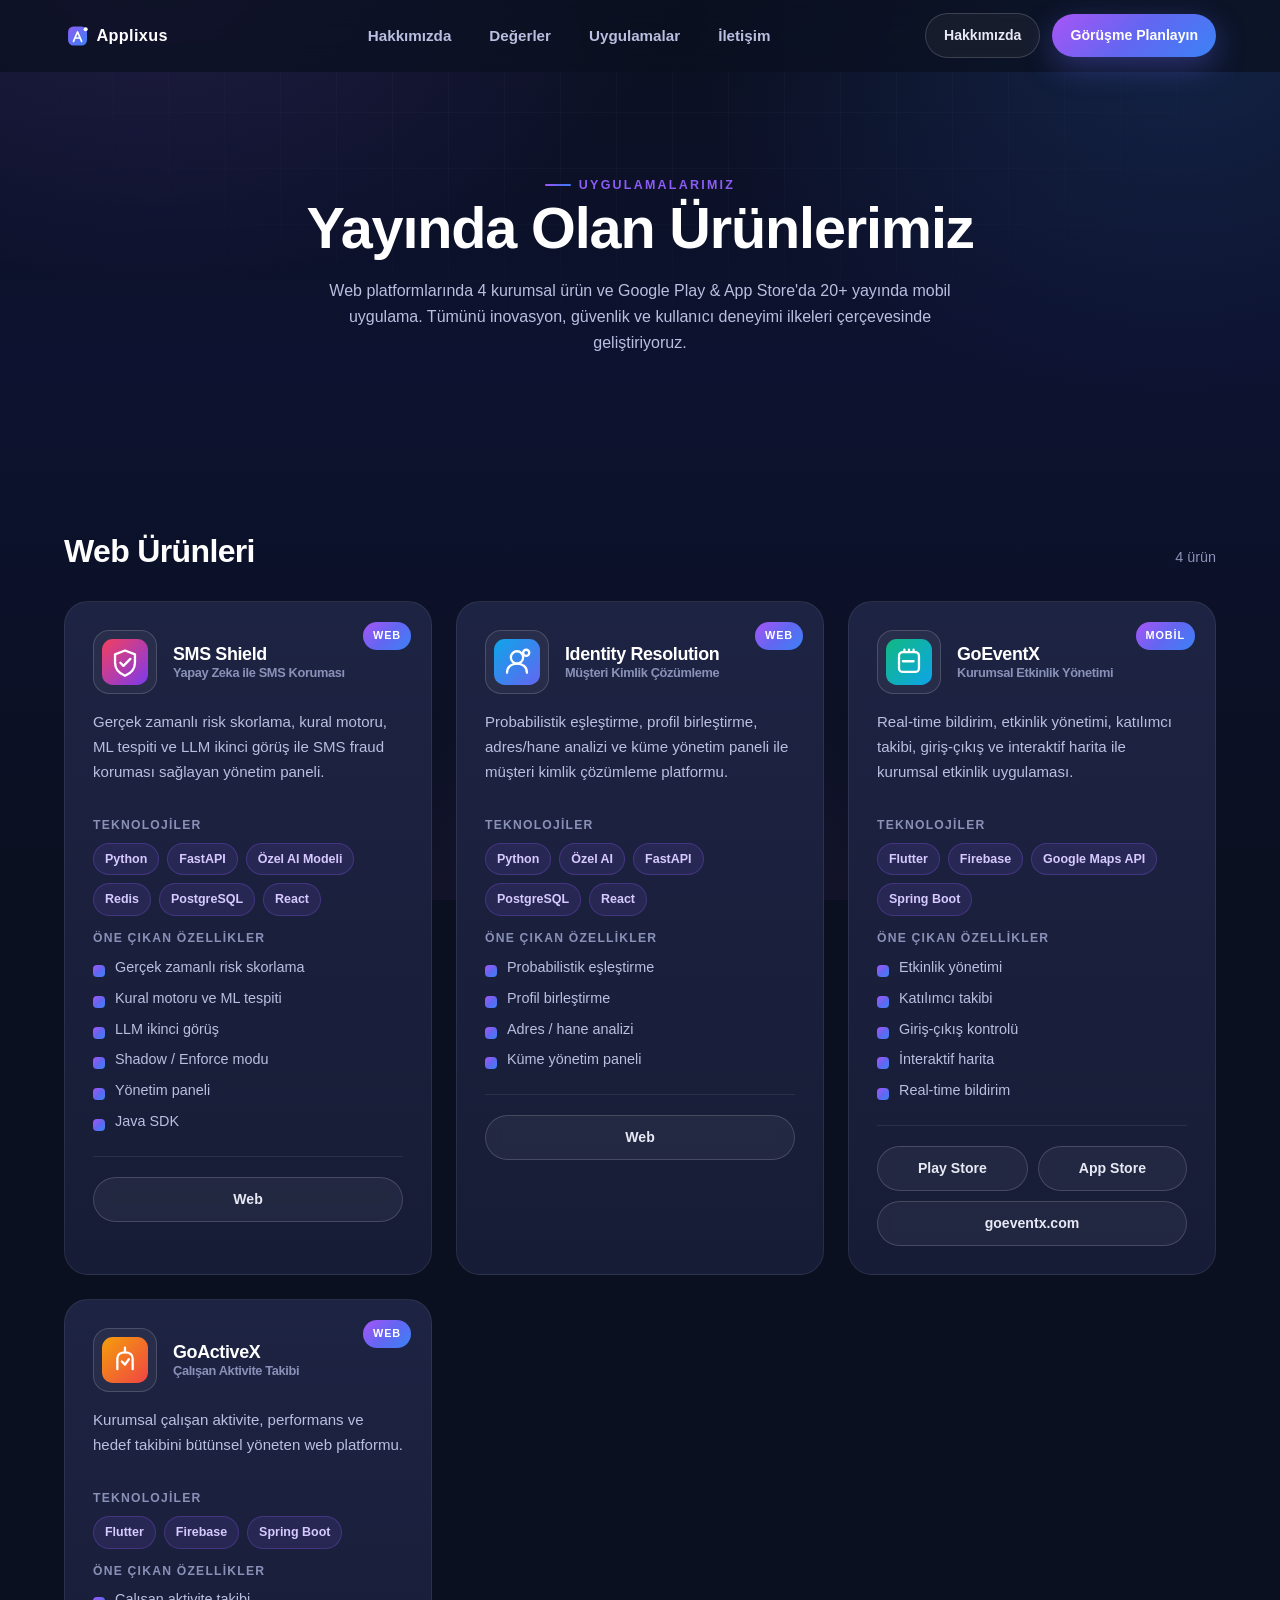
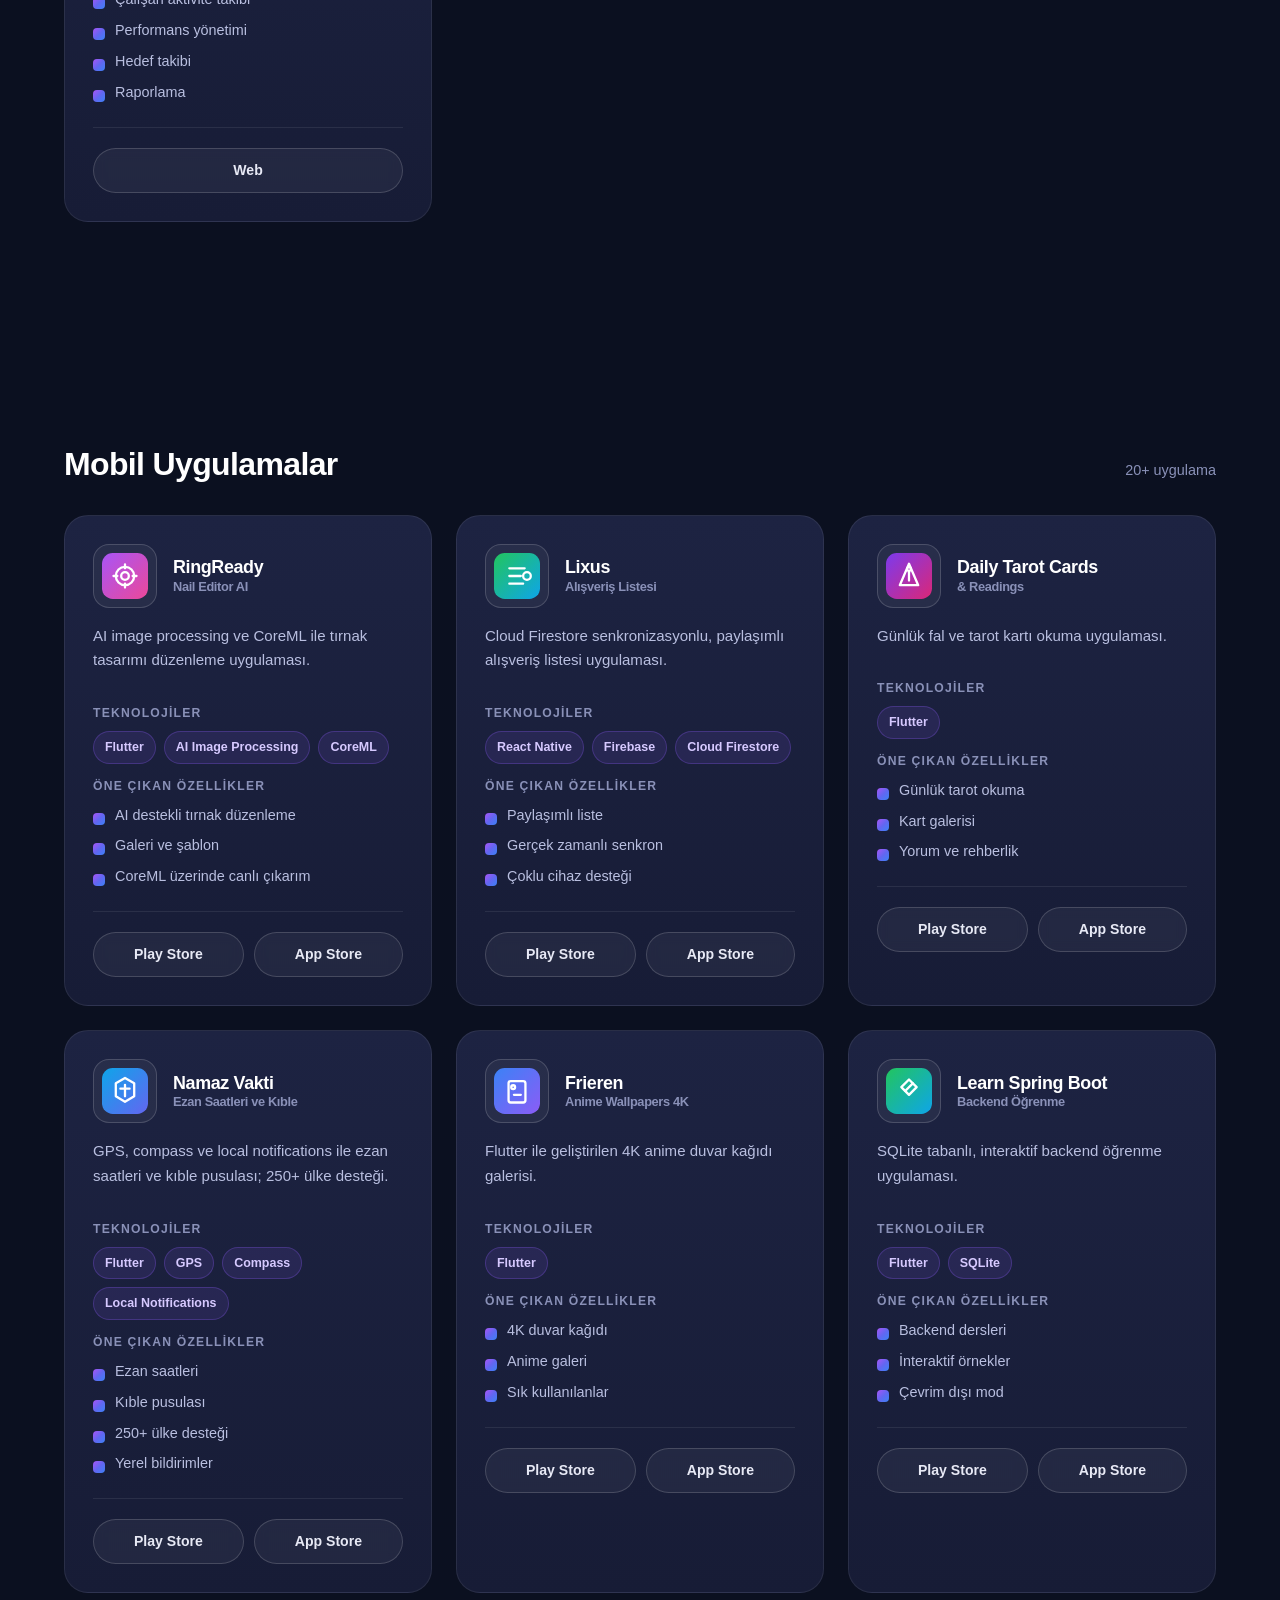
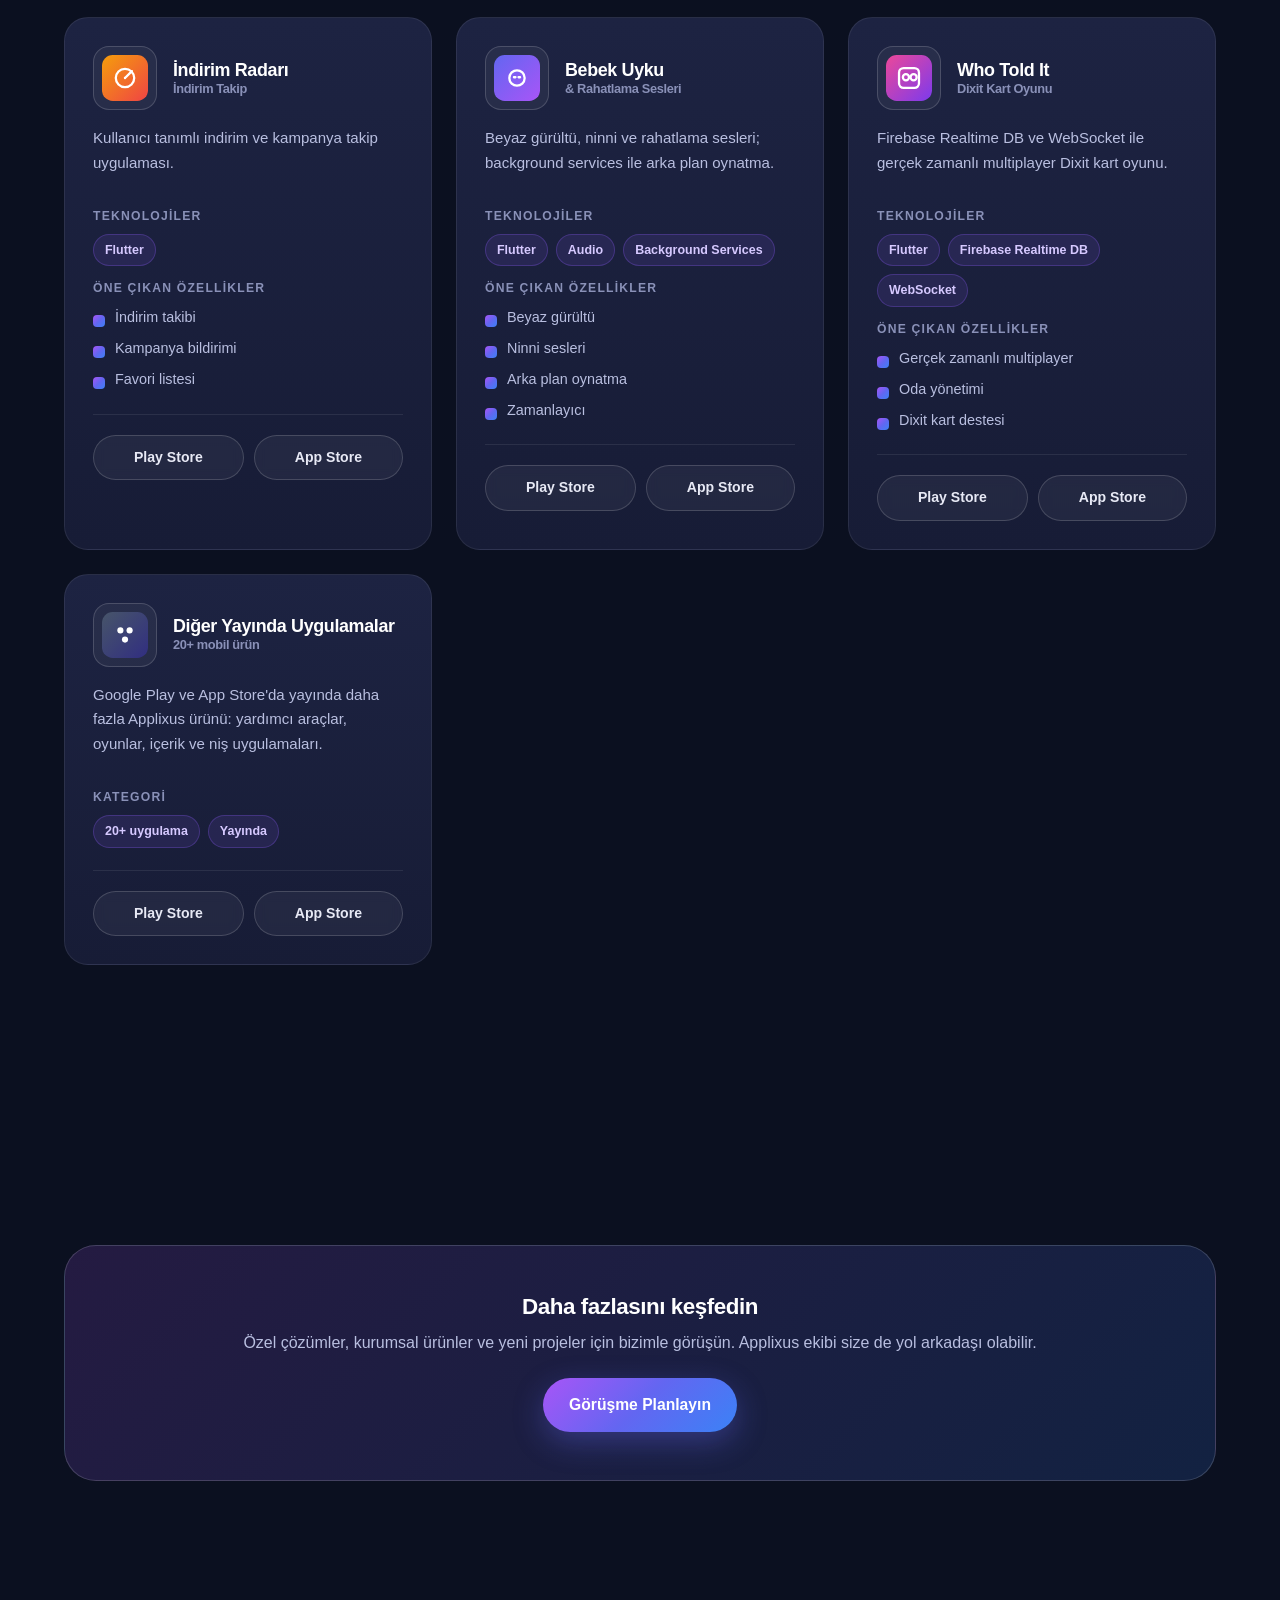
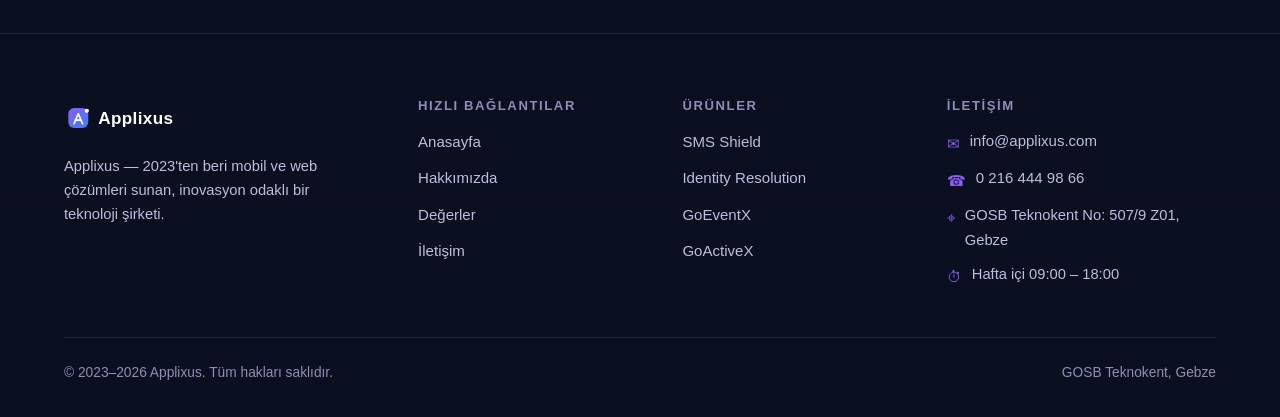
<file: runs/glm-5.2__applixus/site/apps.html>
<!DOCTYPE html>
<html lang="tr">
<head>
  <meta charset="UTF-8">
  <meta name="viewport" content="width=device-width, initial-scale=1.0">
  <title>Uygulamalarımız | Applixus</title>
  <meta name="description" content="Applixus'un yayında olan web ve mobil ürünleri. SMS Shield, Identity Resolution, GoEventX, GoActiveX ve 20+ mobil uygulama: teknolojiler, özellikler ve store linkleri.">
  <meta property="og:title" content="Uygulamalarımız | Applixus">
  <meta property="og:description" content="Applixus'un yayında olan web ve mobil ürünleri — teknolojiler, özellikler ve store linkleri.">
  <meta property="og:type" content="website">
  <meta property="og:url" content="https://www.applixus.com/apps.html">
  <meta property="og:image" content="assets/img/hero.svg">
  <meta name="twitter:card" content="summary_large_image">
  <meta name="twitter:title" content="Uygulamalarımız | Applixus">
  <meta name="twitter:description" content="Applixus'un yayında olan web ve mobil ürünleri — teknolojiler, özellikler ve store linkleri.">
  <link rel="canonical" href="https://www.applixus.com/apps.html">
  <link rel="icon" type="image/svg+xml" href="assets/img/favicon.svg">
  <link rel="stylesheet" href="assets/styles.css">
</head>
<body>
  <header class="site-header">
    <div class="container">
      <a class="brand" href="index.html#top"><img src="assets/img/logo.svg" alt="Applixus logosu"></a>
      <nav class="main-nav" aria-label="Ana menü">
        <ul>
          <li><a href="index.html#about">Hakkımızda</a></li>
          <li><a href="index.html#values">Değerler</a></li>
          <li><a href="apps.html" aria-current="page">Uygulamalar</a></li>
          <li><a href="index.html#contact">İletişim</a></li>
        </ul>
      </nav>
      <div class="header-cta">
        <a class="btn btn-ghost btn-sm" href="index.html#about">Hakkımızda</a>
        <a class="btn btn-primary btn-sm" href="index.html#contact">Görüşme Planlayın</a>
      </div>
      <button class="nav-toggle" aria-label="Menüyü aç/kapat" aria-expanded="false"><span></span></button>
    </div>
  </header>

  <main>
    <section class="apps-hero">
      <div class="container">
        <span class="eyebrow">Uygulamalarımız</span>
        <h1>Yayında Olan Ürünlerimiz</h1>
        <p class="lead">Web platformlarında 4 kurumsal ürün ve Google Play &amp; App Store'da 20+ yayında mobil uygulama. Tümünü inovasyon, güvenlik ve kullanıcı deneyimi ilkeleri çerçevesinde geliştiriyoruz.</p>
      </div>
    </section>

    <section>
      <div class="container">
        <div class="app-section-head">
          <h2>Web Ürünleri</h2>
          <span class="count">4 ürün</span>
        </div>
        <div class="apps-grid">
          <article class="app-card">
            <span class="badge-web">Web</span>
            <div class="app-top">
              <div class="app-icon"><img src="assets/img/sms-shield.svg" alt="SMS Shield ikonu"></div>
              <h3>SMS Shield <span class="sub">Yapay Zeka ile SMS Koruması</span></h3>
            </div>
            <p class="app-desc">Gerçek zamanlı risk skorlama, kural motoru, ML tespiti ve LLM ikinci görüş ile SMS fraud koruması sağlayan yönetim paneli.</p>
            <h4>Teknolojiler</h4>
            <div class="tags">
              <span class="tag">Python</span>
              <span class="tag">FastAPI</span>
              <span class="tag">Özel AI Modeli</span>
              <span class="tag">Redis</span>
              <span class="tag">PostgreSQL</span>
              <span class="tag">React</span>
            </div>
            <h4>Öne Çıkan Özellikler</h4>
            <ul class="features-list">
              <li>Gerçek zamanlı risk skorlama</li>
              <li>Kural motoru ve ML tespiti</li>
              <li>LLM ikinci görüş</li>
              <li>Shadow / Enforce modu</li>
              <li>Yönetim paneli</li>
              <li>Java SDK</li>
            </ul>
            <div class="app-links">
              <a class="btn btn-ghost btn-sm" href="#">Web</a>
            </div>
          </article>

          <article class="app-card">
            <span class="badge-web">Web</span>
            <div class="app-top">
              <div class="app-icon"><img src="assets/img/identity-resolution.svg" alt="Identity Resolution ikonu"></div>
              <h3>Identity Resolution <span class="sub">Müşteri Kimlik Çözümleme</span></h3>
            </div>
            <p class="app-desc">Probabilistik eşleştirme, profil birleştirme, adres/hane analizi ve küme yönetim paneli ile müşteri kimlik çözümleme platformu.</p>
            <h4>Teknolojiler</h4>
            <div class="tags">
              <span class="tag">Python</span>
              <span class="tag">Özel AI</span>
              <span class="tag">FastAPI</span>
              <span class="tag">PostgreSQL</span>
              <span class="tag">React</span>
            </div>
            <h4>Öne Çıkan Özellikler</h4>
            <ul class="features-list">
              <li>Probabilistik eşleştirme</li>
              <li>Profil birleştirme</li>
              <li>Adres / hane analizi</li>
              <li>Küme yönetim paneli</li>
            </ul>
            <div class="app-links">
              <a class="btn btn-ghost btn-sm" href="#">Web</a>
            </div>
          </article>

          <article class="app-card">
            <span class="badge-web">Mobil</span>
            <div class="app-top">
              <div class="app-icon"><img src="assets/img/goeventx.svg" alt="GoEventX ikonu"></div>
              <h3>GoEventX <span class="sub">Kurumsal Etkinlik Yönetimi</span></h3>
            </div>
            <p class="app-desc">Real-time bildirim, etkinlik yönetimi, katılımcı takibi, giriş-çıkış ve interaktif harita ile kurumsal etkinlik uygulaması.</p>
            <h4>Teknolojiler</h4>
            <div class="tags">
              <span class="tag">Flutter</span>
              <span class="tag">Firebase</span>
              <span class="tag">Google Maps API</span>
              <span class="tag">Spring Boot</span>
            </div>
            <h4>Öne Çıkan Özellikler</h4>
            <ul class="features-list">
              <li>Etkinlik yönetimi</li>
              <li>Katılımcı takibi</li>
              <li>Giriş-çıkış kontrolü</li>
              <li>İnteraktif harita</li>
              <li>Real-time bildirim</li>
            </ul>
            <div class="app-links">
              <a class="btn btn-ghost btn-sm" href="#">Play Store</a>
              <a class="btn btn-ghost btn-sm" href="#">App Store</a>
              <a class="btn btn-ghost btn-sm" href="#">goeventx.com</a>
            </div>
          </article>

          <article class="app-card">
            <span class="badge-web">Web</span>
            <div class="app-top">
              <div class="app-icon"><img src="assets/img/goactivex.svg" alt="GoActiveX ikonu"></div>
              <h3>GoActiveX <span class="sub">Çalışan Aktivite Takibi</span></h3>
            </div>
            <p class="app-desc">Kurumsal çalışan aktivite, performans ve hedef takibini bütünsel yöneten web platformu.</p>
            <h4>Teknolojiler</h4>
            <div class="tags">
              <span class="tag">Flutter</span>
              <span class="tag">Firebase</span>
              <span class="tag">Spring Boot</span>
            </div>
            <h4>Öne Çıkan Özellikler</h4>
            <ul class="features-list">
              <li>Çalışan aktivite takibi</li>
              <li>Performans yönetimi</li>
              <li>Hedef takibi</li>
              <li>Raporlama</li>
            </ul>
            <div class="app-links">
              <a class="btn btn-ghost btn-sm" href="#">Web</a>
            </div>
          </article>
        </div>
      </div>
    </section>

    <section>
      <div class="container">
        <div class="app-section-head">
          <h2>Mobil Uygulamalar</h2>
          <span class="count">20+ uygulama</span>
        </div>
        <div class="apps-grid">
          <article class="app-card">
            <div class="app-top">
              <div class="app-icon"><img src="assets/img/ringready.svg" alt="RingReady ikonu"></div>
              <h3>RingReady <span class="sub">Nail Editor AI</span></h3>
            </div>
            <p class="app-desc">AI image processing ve CoreML ile tırnak tasarımı düzenleme uygulaması.</p>
            <h4>Teknolojiler</h4>
            <div class="tags">
              <span class="tag">Flutter</span>
              <span class="tag">AI Image Processing</span>
              <span class="tag">CoreML</span>
            </div>
            <h4>Öne Çıkan Özellikler</h4>
            <ul class="features-list">
              <li>AI destekli tırnak düzenleme</li>
              <li>Galeri ve şablon</li>
              <li>CoreML üzerinde canlı çıkarım</li>
            </ul>
            <div class="app-links">
              <a class="btn btn-ghost btn-sm" href="#">Play Store</a>
              <a class="btn btn-ghost btn-sm" href="#">App Store</a>
            </div>
          </article>

          <article class="app-card">
            <div class="app-top">
              <div class="app-icon"><img src="assets/img/lixus.svg" alt="Lixus ikonu"></div>
              <h3>Lixus <span class="sub">Alışveriş Listesi</span></h3>
            </div>
            <p class="app-desc">Cloud Firestore senkronizasyonlu, paylaşımlı alışveriş listesi uygulaması.</p>
            <h4>Teknolojiler</h4>
            <div class="tags">
              <span class="tag">React Native</span>
              <span class="tag">Firebase</span>
              <span class="tag">Cloud Firestore</span>
            </div>
            <h4>Öne Çıkan Özellikler</h4>
            <ul class="features-list">
              <li>Paylaşımlı liste</li>
              <li>Gerçek zamanlı senkron</li>
              <li>Çoklu cihaz desteği</li>
            </ul>
            <div class="app-links">
              <a class="btn btn-ghost btn-sm" href="#">Play Store</a>
              <a class="btn btn-ghost btn-sm" href="#">App Store</a>
            </div>
          </article>

          <article class="app-card">
            <div class="app-top">
              <div class="app-icon"><img src="assets/img/tarot.svg" alt="Daily Tarot Cards ikonu"></div>
              <h3>Daily Tarot Cards <span class="sub">&amp; Readings</span></h3>
            </div>
            <p class="app-desc">Günlük fal ve tarot kartı okuma uygulaması.</p>
            <h4>Teknolojiler</h4>
            <div class="tags">
              <span class="tag">Flutter</span>
            </div>
            <h4>Öne Çıkan Özellikler</h4>
            <ul class="features-list">
              <li>Günlük tarot okuma</li>
              <li>Kart galerisi</li>
              <li>Yorum ve rehberlik</li>
            </ul>
            <div class="app-links">
              <a class="btn btn-ghost btn-sm" href="#">Play Store</a>
              <a class="btn btn-ghost btn-sm" href="#">App Store</a>
            </div>
          </article>

          <article class="app-card">
            <div class="app-top">
              <div class="app-icon"><img src="assets/img/namaz-vakti.svg" alt="Namaz Vakti ikonu"></div>
              <h3>Namaz Vakti <span class="sub">Ezan Saatleri ve Kıble</span></h3>
            </div>
            <p class="app-desc">GPS, compass ve local notifications ile ezan saatleri ve kıble pusulası; 250+ ülke desteği.</p>
            <h4>Teknolojiler</h4>
            <div class="tags">
              <span class="tag">Flutter</span>
              <span class="tag">GPS</span>
              <span class="tag">Compass</span>
              <span class="tag">Local Notifications</span>
            </div>
            <h4>Öne Çıkan Özellikler</h4>
            <ul class="features-list">
              <li>Ezan saatleri</li>
              <li>Kıble pusulası</li>
              <li>250+ ülke desteği</li>
              <li>Yerel bildirimler</li>
            </ul>
            <div class="app-links">
              <a class="btn btn-ghost btn-sm" href="#">Play Store</a>
              <a class="btn btn-ghost btn-sm" href="#">App Store</a>
            </div>
          </article>

          <article class="app-card">
            <div class="app-top">
              <div class="app-icon"><img src="assets/img/frieren.svg" alt="Frieren Anime Wallpapers ikonu"></div>
              <h3>Frieren <span class="sub">Anime Wallpapers 4K</span></h3>
            </div>
            <p class="app-desc">Flutter ile geliştirilen 4K anime duvar kağıdı galerisi.</p>
            <h4>Teknolojiler</h4>
            <div class="tags">
              <span class="tag">Flutter</span>
            </div>
            <h4>Öne Çıkan Özellikler</h4>
            <ul class="features-list">
              <li>4K duvar kağıdı</li>
              <li>Anime galeri</li>
              <li>Sık kullanılanlar</li>
            </ul>
            <div class="app-links">
              <a class="btn btn-ghost btn-sm" href="#">Play Store</a>
              <a class="btn btn-ghost btn-sm" href="#">App Store</a>
            </div>
          </article>

          <article class="app-card">
            <div class="app-top">
              <div class="app-icon"><img src="assets/img/springboot.svg" alt="Learn Spring Boot ikonu"></div>
              <h3>Learn Spring Boot <span class="sub">Backend Öğrenme</span></h3>
            </div>
            <p class="app-desc">SQLite tabanlı, interaktif backend öğrenme uygulaması.</p>
            <h4>Teknolojiler</h4>
            <div class="tags">
              <span class="tag">Flutter</span>
              <span class="tag">SQLite</span>
            </div>
            <h4>Öne Çıkan Özellikler</h4>
            <ul class="features-list">
              <li>Backend dersleri</li>
              <li>İnteraktif örnekler</li>
              <li>Çevrim dışı mod</li>
            </ul>
            <div class="app-links">
              <a class="btn btn-ghost btn-sm" href="#">Play Store</a>
              <a class="btn btn-ghost btn-sm" href="#">App Store</a>
            </div>
          </article>

          <article class="app-card">
            <div class="app-top">
              <div class="app-icon"><img src="assets/img/indirim-radar.svg" alt="İndirim Radarı ikonu"></div>
              <h3>İndirim Radarı <span class="sub">İndirim Takip</span></h3>
            </div>
            <p class="app-desc">Kullanıcı tanımlı indirim ve kampanya takip uygulaması.</p>
            <h4>Teknolojiler</h4>
            <div class="tags">
              <span class="tag">Flutter</span>
            </div>
            <h4>Öne Çıkan Özellikler</h4>
            <ul class="features-list">
              <li>İndirim takibi</li>
              <li>Kampanya bildirimi</li>
              <li>Favori listesi</li>
            </ul>
            <div class="app-links">
              <a class="btn btn-ghost btn-sm" href="#">Play Store</a>
              <a class="btn btn-ghost btn-sm" href="#">App Store</a>
            </div>
          </article>

          <article class="app-card">
            <div class="app-top">
              <div class="app-icon"><img src="assets/img/bebek-uyku.svg" alt="Bebek Uyku ikonu"></div>
              <h3>Bebek Uyku <span class="sub">&amp; Rahatlama Sesleri</span></h3>
            </div>
            <p class="app-desc">Beyaz gürültü, ninni ve rahatlama sesleri; background services ile arka plan oynatma.</p>
            <h4>Teknolojiler</h4>
            <div class="tags">
              <span class="tag">Flutter</span>
              <span class="tag">Audio</span>
              <span class="tag">Background Services</span>
            </div>
            <h4>Öne Çıkan Özellikler</h4>
            <ul class="features-list">
              <li>Beyaz gürültü</li>
              <li>Ninni sesleri</li>
              <li>Arka plan oynatma</li>
              <li>Zamanlayıcı</li>
            </ul>
            <div class="app-links">
              <a class="btn btn-ghost btn-sm" href="#">Play Store</a>
              <a class="btn btn-ghost btn-sm" href="#">App Store</a>
            </div>
          </article>

          <article class="app-card">
            <div class="app-top">
              <div class="app-icon"><img src="assets/img/who-told-it.svg" alt="Who Told It ikonu"></div>
              <h3>Who Told It <span class="sub">Dixit Kart Oyunu</span></h3>
            </div>
            <p class="app-desc">Firebase Realtime DB ve WebSocket ile gerçek zamanlı multiplayer Dixit kart oyunu.</p>
            <h4>Teknolojiler</h4>
            <div class="tags">
              <span class="tag">Flutter</span>
              <span class="tag">Firebase Realtime DB</span>
              <span class="tag">WebSocket</span>
            </div>
            <h4>Öne Çıkan Özellikler</h4>
            <ul class="features-list">
              <li>Gerçek zamanlı multiplayer</li>
              <li>Oda yönetimi</li>
              <li>Dixit kart destesi</li>
            </ul>
            <div class="app-links">
              <a class="btn btn-ghost btn-sm" href="#">Play Store</a>
              <a class="btn btn-ghost btn-sm" href="#">App Store</a>
            </div>
          </article>

          <article class="app-card">
            <div class="app-top">
              <div class="app-icon"><img src="assets/img/more-apps.svg" alt="Daha fazla uygulama ikonu"></div>
              <h3>Diğer Yayında Uygulamalar <span class="sub">20+ mobil ürün</span></h3>
            </div>
            <p class="app-desc">Google Play ve App Store'da yayında daha fazla Applixus ürünü: yardımcı araçlar, oyunlar, içerik ve niş uygulamaları.</p>
            <h4>Kategori</h4>
            <div class="tags">
              <span class="tag">20+ uygulama</span>
              <span class="tag">Yayında</span>
            </div>
            <div class="app-links">
              <a class="btn btn-ghost btn-sm" href="#">Play Store</a>
              <a class="btn btn-ghost btn-sm" href="#">App Store</a>
            </div>
          </article>
        </div>
      </div>
    </section>

    <section>
      <div class="container">
        <div class="apps-cta-band">
          <h3>Daha fazlasını keşfedin</h3>
          <p>Özel çözümler, kurumsal ürünler ve yeni projeler için bizimle görüşün. Applixus ekibi size de yol arkadaşı olabilir.</p>
          <a class="btn btn-primary" href="index.html#contact">Görüşme Planlayın</a>
        </div>
      </div>
    </section>
  </main>

  <footer class="site-footer">
    <div class="container">
      <div class="footer-grid">
        <div class="footer-brand">
          <img src="assets/img/logo.svg" alt="Applixus logosu">
          <p>Applixus — 2023'ten beri mobil ve web çözümleri sunan, inovasyon odaklı bir teknoloji şirketi.</p>
        </div>
        <div class="footer-col">
          <h4>Hızlı Bağlantılar</h4>
          <ul>
            <li><a href="index.html">Anasayfa</a></li>
            <li><a href="index.html#about">Hakkımızda</a></li>
            <li><a href="index.html#values">Değerler</a></li>
            <li><a href="index.html#contact">İletişim</a></li>
          </ul>
        </div>
        <div class="footer-col">
          <h4>Ürünler</h4>
          <ul>
            <li><a href="#top">SMS Shield</a></li>
            <li><a href="#top">Identity Resolution</a></li>
            <li><a href="#top">GoEventX</a></li>
            <li><a href="#top">GoActiveX</a></li>
          </ul>
        </div>
        <div class="footer-col">
          <h4>İletişim</h4>
          <ul class="footer-contact">
            <li><span class="ico" aria-hidden="true">✉</span> <a href="mailto:info@applixus.com">info@applixus.com</a></li>
            <li><span class="ico" aria-hidden="true">☎</span> <a href="tel:+902164449866">0 216 444 98 66</a></li>
            <li><span class="ico" aria-hidden="true">⌖</span> GOSB Teknokent No: 507/9 Z01, Gebze</li>
            <li><span class="ico" aria-hidden="true">⏱</span> Hafta içi 09:00 – 18:00</li>
          </ul>
        </div>
      </div>
      <div class="footer-bottom">
        <span>© 2023–2026 Applixus. Tüm hakları saklıdır.</span>
        <span>GOSB Teknokent, Gebze</span>
      </div>
    </div>
  </footer>

  <script src="assets/app.js" defer></script>
</body>
</html>
</file>
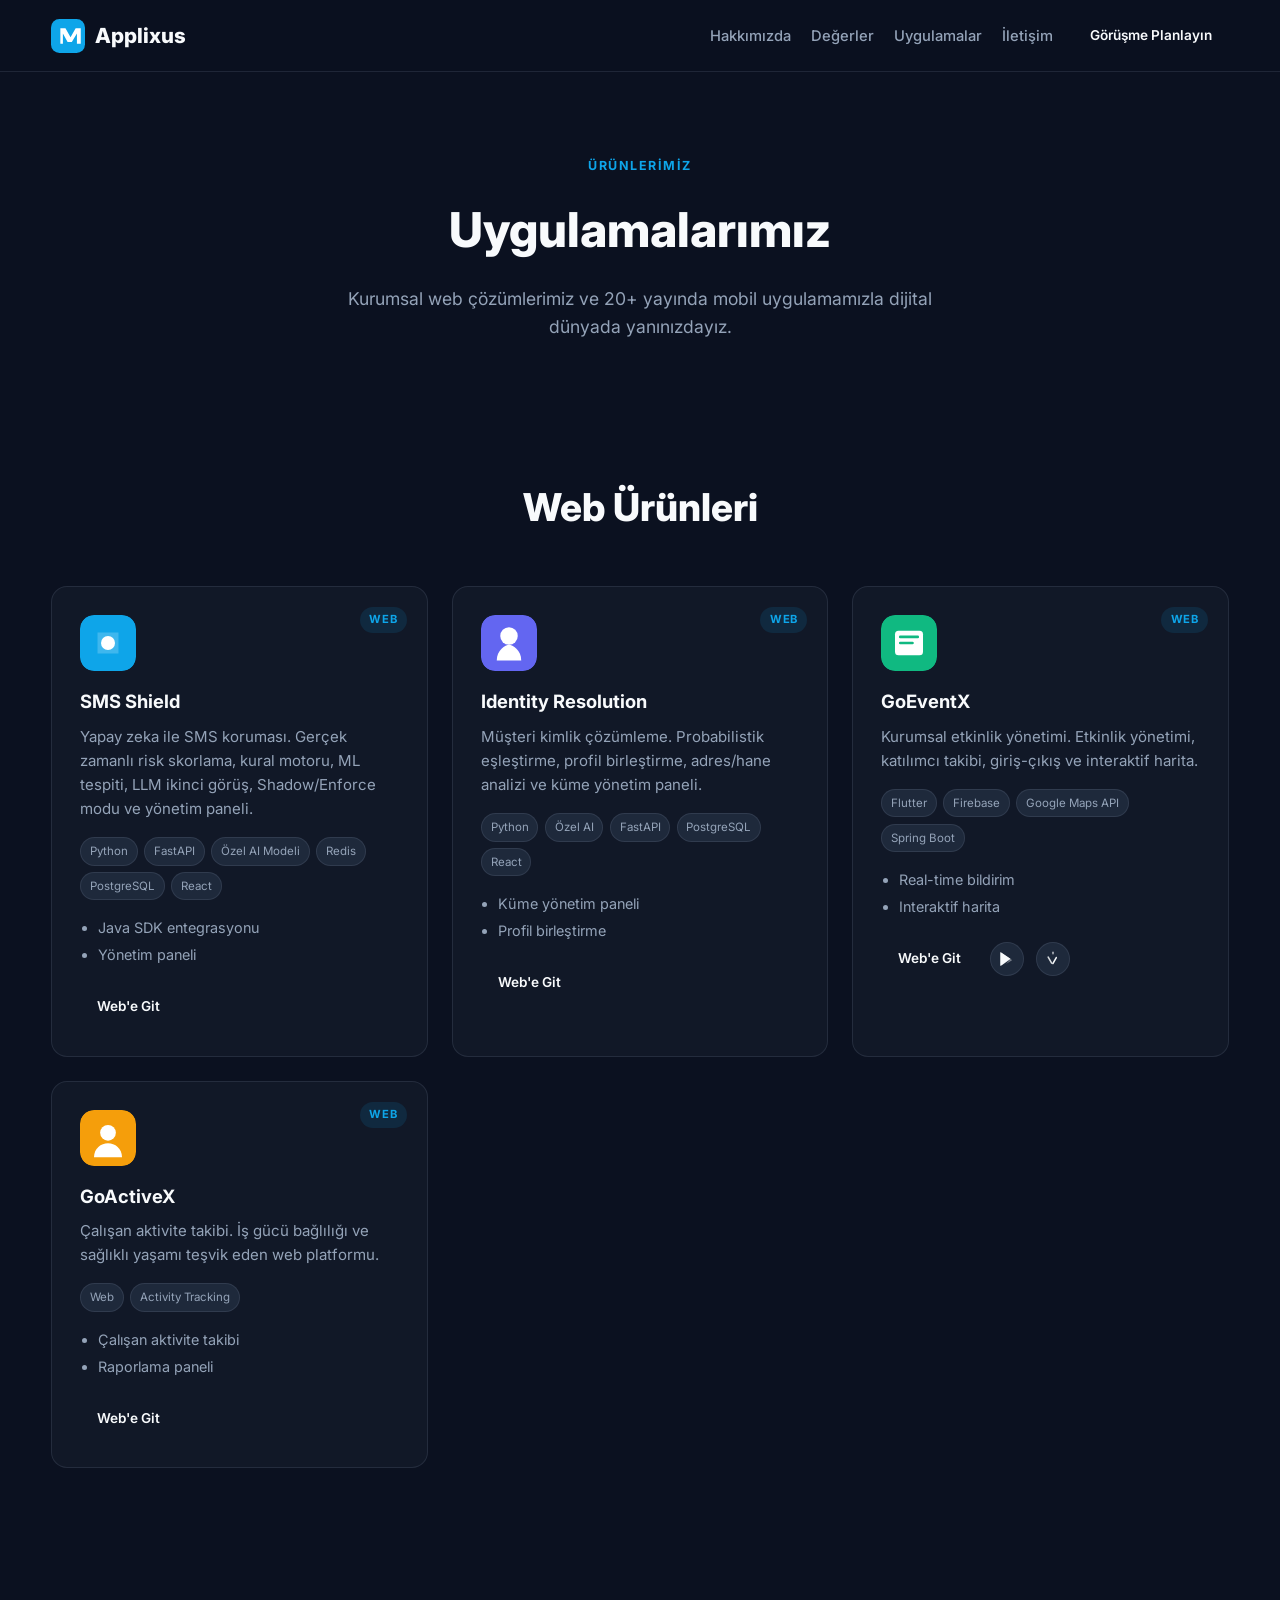
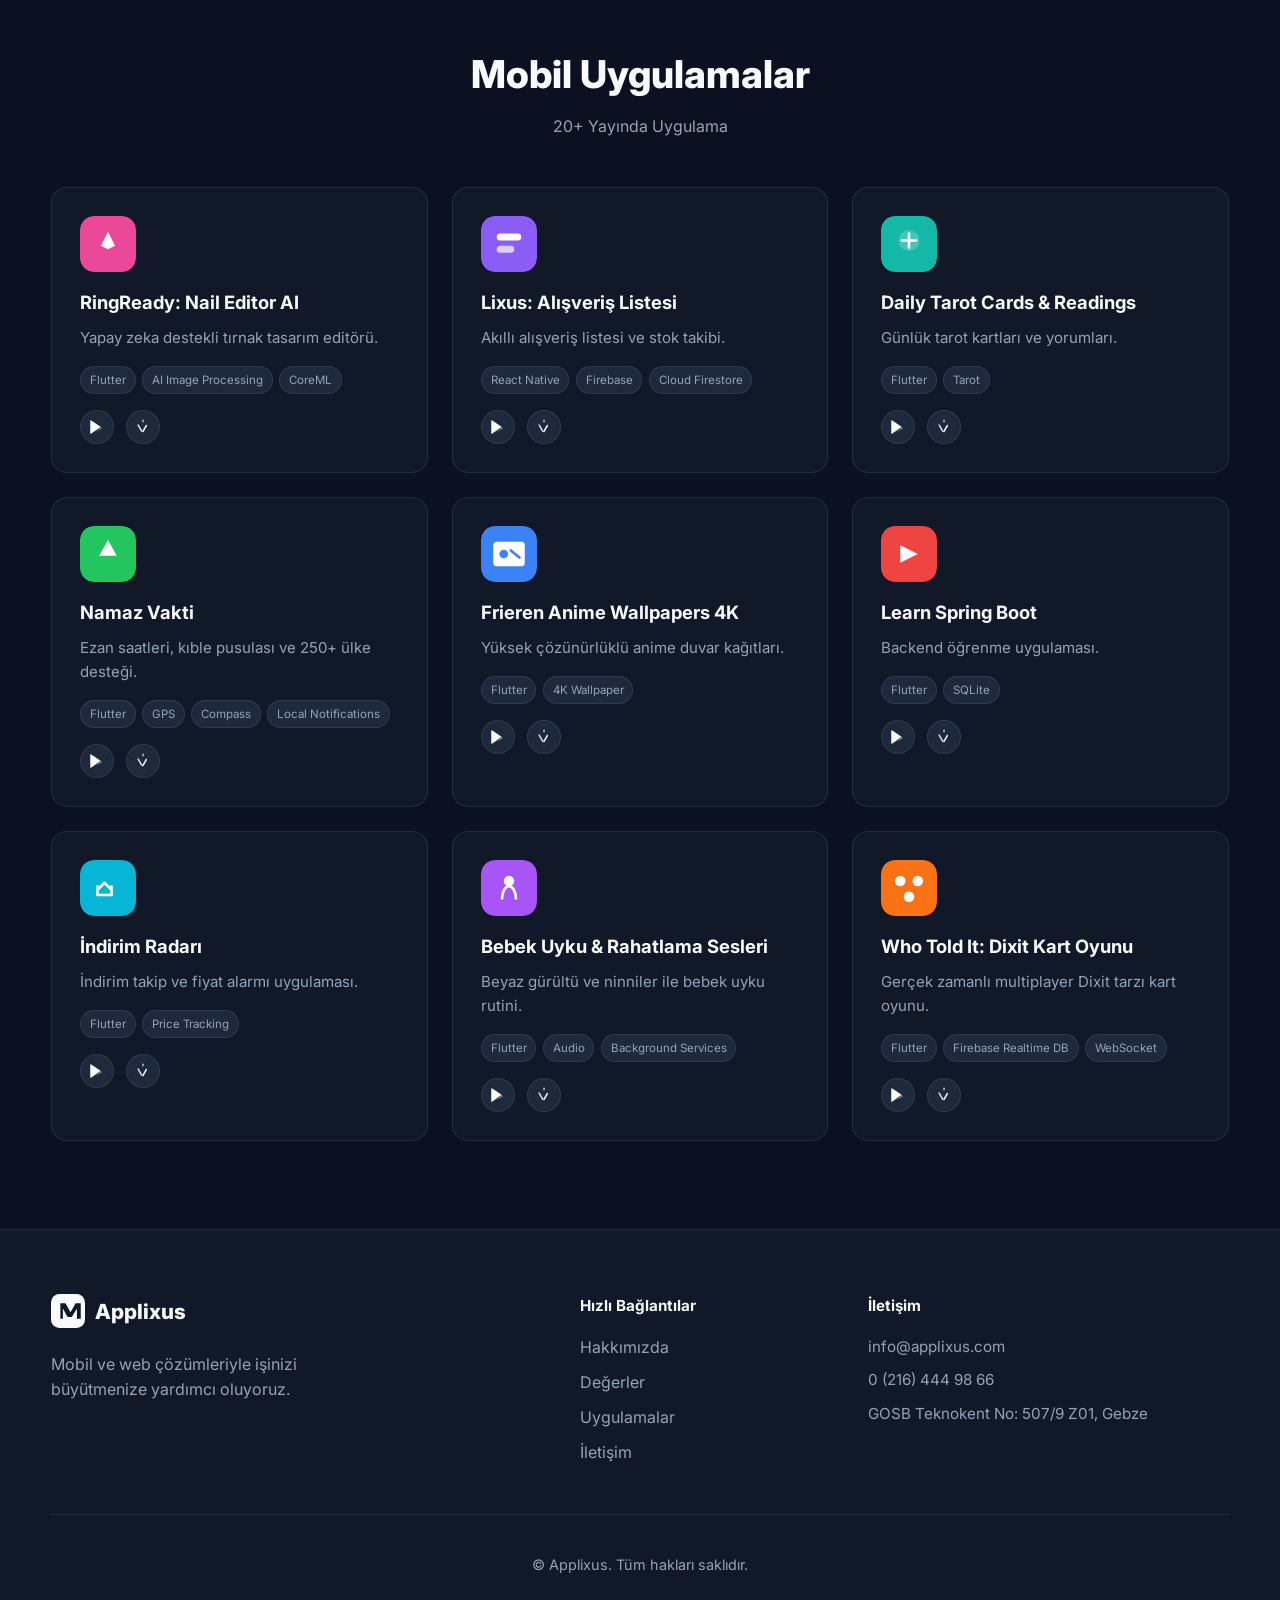
<file: runs/moonshotai-kimi-k2.7-code__applixus/site/apps.html>
<!DOCTYPE html>
<html lang="tr">
<head>
  <meta charset="UTF-8">
  <meta name="viewport" content="width=device-width, initial-scale=1.0">
  <title>Uygulamalarımız | Applixus</title>
  <meta name="description" content="Applixus'un kurumsal web ürünleri ve mobil uygulamaları: GoEventX, GoActiveX, SMS Shield, Identity Resolution ve 20+ yayında uygulama.">
  <link rel="canonical" href="https://www.applixus.com/apps.html">
  <meta property="og:title" content="Uygulamalarımız | Applixus">
  <meta property="og:description" content="Kurumsal web ürünleri ve mobil uygulamalarımızı keşfedin.">
  <meta property="og:type" content="website">
  <meta property="og:url" content="https://www.applixus.com/apps.html">
  <meta property="og:image" content="assets/img/og-apps.jpg">
  <meta name="twitter:card" content="summary_large_image">
  <meta name="twitter:title" content="Uygulamalarımız | Applixus">
  <meta name="twitter:description" content="Kurumsal web ürünleri ve mobil uygulamalarımızı keşfedin.">
  <meta name="twitter:image" content="assets/img/og-apps.jpg">
  <link rel="preconnect" href="https://fonts.googleapis.com">
  <link rel="preconnect" href="https://fonts.gstatic.com" crossorigin>
  <link href="https://fonts.googleapis.com/css2?family=Inter:wght@400;500;600;700;800&display=swap" rel="stylesheet">
  <link rel="stylesheet" href="assets/styles.css">
</head>
<body>
  <header class="header" id="header">
    <div class="container header__inner">
      <a href="index.html" class="logo" aria-label="Applixus ana sayfa">
        <svg class="logo__mark" viewBox="0 0 40 40" aria-hidden="true"><rect width="40" height="40" rx="10" fill="currentColor"/><path d="M11 29V11h6l6 10.5L29 11h6v18h-4.5V17L24.5 27h-5L14 17v12H11z" fill="#fff"/></svg>
        <span class="logo__text">Applixus</span>
      </a>
      <nav class="nav" aria-label="Ana menü">
        <button class="nav__toggle" aria-expanded="false" aria-controls="nav-menu" aria-label="Menüyü aç/kapat">
          <span></span><span></span><span></span>
        </button>
        <ul class="nav__menu" id="nav-menu">
          <li><a href="index.html#about">Hakkımızda</a></li>
          <li><a href="index.html#values">Değerler</a></li>
          <li><a href="apps.html">Uygulamalar</a></li>
          <li><a href="index.html#contact">İletişim</a></li>
          <li><a href="index.html#contact" class="btn btn--small">Görüşme Planlayın</a></li>
        </ul>
      </nav>
    </div>
  </header>

  <main>
    <section class="page-hero">
      <div class="container page-hero__content">
        <span class="eyebrow">Ürünlerimiz</span>
        <h1>Uygulamalarımız</h1>
        <p class="page-hero__lead">Kurumsal web çözümlerimiz ve 20+ yayında mobil uygulamamızla dijital dünyada yanınızdayız.</p>
      </div>
    </section>

    <section class="section apps" id="web">
      <div class="container">
        <div class="section__header">
          <h2>Web Ürünleri</h2>
        </div>
        <div class="apps__grid">
          <article class="app-card app-card--web">
            <div class="app-card__icon" aria-hidden="true">
              <svg viewBox="0 0 64 64"><rect width="64" height="64" rx="16" fill="#0ea5e9"/><path d="M20 44V20h24v24H20z" fill="#ffffff" opacity="0.2"/><circle cx="32" cy="32" r="8" fill="#ffffff"/></svg>
            </div>
            <div class="app-card__badge">Web</div>
            <h3>SMS Shield</h3>
            <p class="app-card__desc">Yapay zeka ile SMS koruması. Gerçek zamanlı risk skorlama, kural motoru, ML tespiti, LLM ikinci görüş, Shadow/Enforce modu ve yönetim paneli.</p>
            <div class="app-card__tags">
              <span>Python</span><span>FastAPI</span><span>Özel AI Modeli</span><span>Redis</span><span>PostgreSQL</span><span>React</span>
            </div>
            <ul class="app-card__features">
              <li>Java SDK entegrasyonu</li>
              <li>Yönetim paneli</li>
            </ul>
            <div class="app-card__links">
              <a href="#" class="btn btn--small" onclick="alert('Web uygulaması linki yakında eklenecek.');return false;">Web'e Git</a>
            </div>
          </article>

          <article class="app-card app-card--web">
            <div class="app-card__icon" aria-hidden="true">
              <svg viewBox="0 0 64 64"><rect width="64" height="64" rx="16" fill="#6366f1"/><circle cx="32" cy="24" r="10" fill="#ffffff"/><path d="M18 52c0-12 10-18 14-18s14 6 14 18H18z" fill="#ffffff"/></svg>
            </div>
            <div class="app-card__badge">Web</div>
            <h3>Identity Resolution</h3>
            <p class="app-card__desc">Müşteri kimlik çözümleme. Probabilistik eşleştirme, profil birleştirme, adres/hane analizi ve küme yönetim paneli.</p>
            <div class="app-card__tags">
              <span>Python</span><span>Özel AI</span><span>FastAPI</span><span>PostgreSQL</span><span>React</span>
            </div>
            <ul class="app-card__features">
              <li>Küme yönetim paneli</li>
              <li>Profil birleştirme</li>
            </ul>
            <div class="app-card__links">
              <a href="#" class="btn btn--small" onclick="alert('Web uygulaması linki yakında eklenecek.');return false;">Web'e Git</a>
            </div>
          </article>

          <article class="app-card app-card--web">
            <div class="app-card__icon" aria-hidden="true">
              <svg viewBox="0 0 64 64"><rect width="64" height="64" rx="16" fill="#10b981"/><rect x="16" y="18" width="32" height="28" rx="4" fill="#ffffff"/><path d="M22 25h20M22 32h14" stroke="#10b981" stroke-width="3" stroke-linecap="round"/></svg>
            </div>
            <div class="app-card__badge">Web</div>
            <h3>GoEventX</h3>
            <p class="app-card__desc">Kurumsal etkinlik yönetimi. Etkinlik yönetimi, katılımcı takibi, giriş-çıkış ve interaktif harita.</p>
            <div class="app-card__tags">
              <span>Flutter</span><span>Firebase</span><span>Google Maps API</span><span>Spring Boot</span>
            </div>
            <ul class="app-card__features">
              <li>Real-time bildirim</li>
              <li>Interaktif harita</li>
            </ul>
            <div class="app-card__links">
              <a href="#" class="btn btn--small" onclick="alert('Web uygulaması linki yakında eklenecek.');return false;">Web'e Git</a>
              <a href="#" class="link-store" aria-label="Google Play"><svg viewBox="0 0 24 24" aria-hidden="true"><path fill="currentColor" d="M3 20.5V3.5a.5.5 0 0 1 .76-.43L16.5 11.5 3.76 20.93A.5.5 0 0 1 3 20.5z"/><path fill="currentColor" d="M17 12L4.5 3.5A.5.5 0 0 0 4 4v16a.5.5 0 0 0 .5.5L17 12z" opacity="0.6"/><path fill="currentColor" d="M17 12l-6.5 6.5 8.24-4.76L17 12z" opacity="0.4"/></svg></a>
              <a href="#" class="link-store" aria-label="App Store"><svg viewBox="0 0 24 24" aria-hidden="true"><path fill="currentColor" d="M17.5 8.5c-.8 0-1.6.4-2 1.1l-4.6 8c-.3.5-.1 1.1.4 1.4.5.3 1.1.1 1.4-.4l4.6-8c.3-.5.1-1.1-.4-1.4-.1-.1-.3-.1-.4-.1z"/><path fill="currentColor" d="M12 2c-.6 0-1 .4-1 1v2c0 .6.4 1 1 1s1-.4 1-1V3c0-.6-.4-1-1-1z" opacity="0.7"/><path fill="currentColor" d="M5.5 8.5c-.1 0-.3 0-.4.1-.5.3-.7.9-.4 1.4l4.6 8c.3.5.9.7 1.4.4.5-.3.7-.9.4-1.4l-4.6-8c-.4-.7-1.2-1.1-2-1.1z" opacity="0.85"/></svg></a>
            </div>
          </article>

          <article class="app-card app-card--web">
            <div class="app-card__icon" aria-hidden="true">
              <svg viewBox="0 0 64 64"><rect width="64" height="64" rx="16" fill="#f59e0b"/><circle cx="32" cy="26" r="9" fill="#ffffff"/><path d="M16 54c0-10 8-16 16-16s16 6 16 16H16z" fill="#ffffff"/></svg>
            </div>
            <div class="app-card__badge">Web</div>
            <h3>GoActiveX</h3>
            <p class="app-card__desc">Çalışan aktivite takibi. İş gücü bağlılığı ve sağlıklı yaşamı teşvik eden web platformu.</p>
            <div class="app-card__tags">
              <span>Web</span><span>Activity Tracking</span>
            </div>
            <ul class="app-card__features">
              <li>Çalışan aktivite takibi</li>
              <li>Raporlama paneli</li>
            </ul>
            <div class="app-card__links">
              <a href="#" class="btn btn--small" onclick="alert('Web uygulaması linki yakında eklenecek.');return false;">Web'e Git</a>
            </div>
          </article>
        </div>
      </div>
    </section>

    <section class="section apps" id="mobile">
      <div class="container">
        <div class="section__header">
          <h2>Mobil Uygulamalar</h2>
          <p>20+ Yayında Uygulama</p>
        </div>
        <div class="apps__grid">
          <article class="app-card">
            <div class="app-card__icon" aria-hidden="true">
              <svg viewBox="0 0 64 64"><rect width="64" height="64" rx="16" fill="#ec4899"/><path d="M32 18l8 16-8 4-8-4 8-16z" fill="#ffffff"/></svg>
            </div>
            <h3>RingReady: Nail Editor AI</h3>
            <p class="app-card__desc">Yapay zeka destekli tırnak tasarım editörü.</p>
            <div class="app-card__tags"><span>Flutter</span><span>AI Image Processing</span><span>CoreML</span></div>
            <div class="app-card__links">
              <a href="#" class="link-store" aria-label="Google Play"><svg viewBox="0 0 24 24" aria-hidden="true"><path fill="currentColor" d="M3 20.5V3.5a.5.5 0 0 1 .76-.43L16.5 11.5 3.76 20.93A.5.5 0 0 1 3 20.5z"/><path fill="currentColor" d="M17 12L4.5 3.5A.5.5 0 0 0 4 4v16a.5.5 0 0 0 .5.5L17 12z" opacity="0.6"/><path fill="currentColor" d="M17 12l-6.5 6.5 8.24-4.76L17 12z" opacity="0.4"/></svg></a>
              <a href="#" class="link-store" aria-label="App Store"><svg viewBox="0 0 24 24" aria-hidden="true"><path fill="currentColor" d="M17.5 8.5c-.8 0-1.6.4-2 1.1l-4.6 8c-.3.5-.1 1.1.4 1.4.5.3 1.1.1 1.4-.4l4.6-8c.3-.5.1-1.1-.4-1.4-.1-.1-.3-.1-.4-.1z"/><path fill="currentColor" d="M12 2c-.6 0-1 .4-1 1v2c0 .6.4 1 1 1s1-.4 1-1V3c0-.6-.4-1-1-1z" opacity="0.7"/><path fill="currentColor" d="M5.5 8.5c-.1 0-.3 0-.4.1-.5.3-.7.9-.4 1.4l4.6 8c.3.5.9.7 1.4.4.5-.3.7-.9.4-1.4l-4.6-8c-.4-.7-1.2-1.1-2-1.1z" opacity="0.85"/></svg></a>
            </div>
          </article>

          <article class="app-card">
            <div class="app-card__icon" aria-hidden="true">
              <svg viewBox="0 0 64 64"><rect width="64" height="64" rx="16" fill="#8b5cf6"/><rect x="18" y="20" width="28" height="8" rx="4" fill="#ffffff"/><rect x="18" y="34" width="20" height="8" rx="4" fill="#ffffff" opacity="0.7"/></svg>
            </div>
            <h3>Lixus: Alışveriş Listesi</h3>
            <p class="app-card__desc">Akıllı alışveriş listesi ve stok takibi.</p>
            <div class="app-card__tags"><span>React Native</span><span>Firebase</span><span>Cloud Firestore</span></div>
            <div class="app-card__links">
              <a href="#" class="link-store" aria-label="Google Play"><svg viewBox="0 0 24 24" aria-hidden="true"><path fill="currentColor" d="M3 20.5V3.5a.5.5 0 0 1 .76-.43L16.5 11.5 3.76 20.93A.5.5 0 0 1 3 20.5z"/><path fill="currentColor" d="M17 12L4.5 3.5A.5.5 0 0 0 4 4v16a.5.5 0 0 0 .5.5L17 12z" opacity="0.6"/><path fill="currentColor" d="M17 12l-6.5 6.5 8.24-4.76L17 12z" opacity="0.4"/></svg></a>
              <a href="#" class="link-store" aria-label="App Store"><svg viewBox="0 0 24 24" aria-hidden="true"><path fill="currentColor" d="M17.5 8.5c-.8 0-1.6.4-2 1.1l-4.6 8c-.3.5-.1 1.1.4 1.4.5.3 1.1.1 1.4-.4l4.6-8c.3-.5.1-1.1-.4-1.4-.1-.1-.3-.1-.4-.1z"/><path fill="currentColor" d="M12 2c-.6 0-1 .4-1 1v2c0 .6.4 1 1 1s1-.4 1-1V3c0-.6-.4-1-1-1z" opacity="0.7"/><path fill="currentColor" d="M5.5 8.5c-.1 0-.3 0-.4.1-.5.3-.7.9-.4 1.4l4.6 8c.3.5.9.7 1.4.4.5-.3.7-.9.4-1.4l-4.6-8c-.4-.7-1.2-1.1-2-1.1z" opacity="0.85"/></svg></a>
            </div>
          </article>

          <article class="app-card">
            <div class="app-card__icon" aria-hidden="true">
              <svg viewBox="0 0 64 64"><rect width="64" height="64" rx="16" fill="#14b8a6"/><circle cx="32" cy="28" r="12" fill="#ffffff" opacity="0.2"/><path d="M32 20v16M24 28h16" stroke="#ffffff" stroke-width="3" stroke-linecap="round"/></svg>
            </div>
            <h3>Daily Tarot Cards & Readings</h3>
            <p class="app-card__desc">Günlük tarot kartları ve yorumları.</p>
            <div class="app-card__tags"><span>Flutter</span><span>Tarot</span></div>
            <div class="app-card__links">
              <a href="#" class="link-store" aria-label="Google Play"><svg viewBox="0 0 24 24" aria-hidden="true"><path fill="currentColor" d="M3 20.5V3.5a.5.5 0 0 1 .76-.43L16.5 11.5 3.76 20.93A.5.5 0 0 1 3 20.5z"/><path fill="currentColor" d="M17 12L4.5 3.5A.5.5 0 0 0 4 4v16a.5.5 0 0 0 .5.5L17 12z" opacity="0.6"/><path fill="currentColor" d="M17 12l-6.5 6.5 8.24-4.76L17 12z" opacity="0.4"/></svg></a>
              <a href="#" class="link-store" aria-label="App Store"><svg viewBox="0 0 24 24" aria-hidden="true"><path fill="currentColor" d="M17.5 8.5c-.8 0-1.6.4-2 1.1l-4.6 8c-.3.5-.1 1.1.4 1.4.5.3 1.1.1 1.4-.4l4.6-8c.3-.5.1-1.1-.4-1.4-.1-.1-.3-.1-.4-.1z"/><path fill="currentColor" d="M12 2c-.6 0-1 .4-1 1v2c0 .6.4 1 1 1s1-.4 1-1V3c0-.6-.4-1-1-1z" opacity="0.7"/><path fill="currentColor" d="M5.5 8.5c-.1 0-.3 0-.4.1-.5.3-.7.9-.4 1.4l4.6 8c.3.5.9.7 1.4.4.5-.3.7-.9.4-1.4l-4.6-8c-.4-.7-1.2-1.1-2-1.1z" opacity="0.85"/></svg></a>
            </div>
          </article>

          <article class="app-card">
            <div class="app-card__icon" aria-hidden="true">
              <svg viewBox="0 0 64 64"><rect width="64" height="64" rx="16" fill="#22c55e"/><path d="M32 16l10 18H22L32 16z" fill="#ffffff"/></svg>
            </div>
            <h3>Namaz Vakti</h3>
            <p class="app-card__desc">Ezan saatleri, kıble pusulası ve 250+ ülke desteği.</p>
            <div class="app-card__tags"><span>Flutter</span><span>GPS</span><span>Compass</span><span>Local Notifications</span></div>
            <div class="app-card__links">
              <a href="#" class="link-store" aria-label="Google Play"><svg viewBox="0 0 24 24" aria-hidden="true"><path fill="currentColor" d="M3 20.5V3.5a.5.5 0 0 1 .76-.43L16.5 11.5 3.76 20.93A.5.5 0 0 1 3 20.5z"/><path fill="currentColor" d="M17 12L4.5 3.5A.5.5 0 0 0 4 4v16a.5.5 0 0 0 .5.5L17 12z" opacity="0.6"/><path fill="currentColor" d="M17 12l-6.5 6.5 8.24-4.76L17 12z" opacity="0.4"/></svg></a>
              <a href="#" class="link-store" aria-label="App Store"><svg viewBox="0 0 24 24" aria-hidden="true"><path fill="currentColor" d="M17.5 8.5c-.8 0-1.6.4-2 1.1l-4.6 8c-.3.5-.1 1.1.4 1.4.5.3 1.1.1 1.4-.4l4.6-8c.3-.5.1-1.1-.4-1.4-.1-.1-.3-.1-.4-.1z"/><path fill="currentColor" d="M12 2c-.6 0-1 .4-1 1v2c0 .6.4 1 1 1s1-.4 1-1V3c0-.6-.4-1-1-1z" opacity="0.7"/><path fill="currentColor" d="M5.5 8.5c-.1 0-.3 0-.4.1-.5.3-.7.9-.4 1.4l4.6 8c.3.5.9.7 1.4.4.5-.3.7-.9.4-1.4l-4.6-8c-.4-.7-1.2-1.1-2-1.1z" opacity="0.85"/></svg></a>
            </div>
          </article>

          <article class="app-card">
            <div class="app-card__icon" aria-hidden="true">
              <svg viewBox="0 0 64 64"><rect width="64" height="64" rx="16" fill="#3b82f6"/><rect x="14" y="18" width="36" height="28" rx="4" fill="#ffffff"/><circle cx="26" cy="32" r="5" fill="#3b82f6"/><path d="M34 28l10 8" stroke="#3b82f6" stroke-width="3" stroke-linecap="round"/></svg>
            </div>
            <h3>Frieren Anime Wallpapers 4K</h3>
            <p class="app-card__desc">Yüksek çözünürlüklü anime duvar kağıtları.</p>
            <div class="app-card__tags"><span>Flutter</span><span>4K Wallpaper</span></div>
            <div class="app-card__links">
              <a href="#" class="link-store" aria-label="Google Play"><svg viewBox="0 0 24 24" aria-hidden="true"><path fill="currentColor" d="M3 20.5V3.5a.5.5 0 0 1 .76-.43L16.5 11.5 3.76 20.93A.5.5 0 0 1 3 20.5z"/><path fill="currentColor" d="M17 12L4.5 3.5A.5.5 0 0 0 4 4v16a.5.5 0 0 0 .5.5L17 12z" opacity="0.6"/><path fill="currentColor" d="M17 12l-6.5 6.5 8.24-4.76L17 12z" opacity="0.4"/></svg></a>
              <a href="#" class="link-store" aria-label="App Store"><svg viewBox="0 0 24 24" aria-hidden="true"><path fill="currentColor" d="M17.5 8.5c-.8 0-1.6.4-2 1.1l-4.6 8c-.3.5-.1 1.1.4 1.4.5.3 1.1.1 1.4-.4l4.6-8c.3-.5.1-1.1-.4-1.4-.1-.1-.3-.1-.4-.1z"/><path fill="currentColor" d="M12 2c-.6 0-1 .4-1 1v2c0 .6.4 1 1 1s1-.4 1-1V3c0-.6-.4-1-1-1z" opacity="0.7"/><path fill="currentColor" d="M5.5 8.5c-.1 0-.3 0-.4.1-.5.3-.7.9-.4 1.4l4.6 8c.3.5.9.7 1.4.4.5-.3.7-.9.4-1.4l-4.6-8c-.4-.7-1.2-1.1-2-1.1z" opacity="0.85"/></svg></a>
            </div>
          </article>

          <article class="app-card">
            <div class="app-card__icon" aria-hidden="true">
              <svg viewBox="0 0 64 64"><rect width="64" height="64" rx="16" fill="#ef4444"/><path d="M22 42V22l20 10-20 10z" fill="#ffffff"/></svg>
            </div>
            <h3>Learn Spring Boot</h3>
            <p class="app-card__desc">Backend öğrenme uygulaması.</p>
            <div class="app-card__tags"><span>Flutter</span><span>SQLite</span></div>
            <div class="app-card__links">
              <a href="#" class="link-store" aria-label="Google Play"><svg viewBox="0 0 24 24" aria-hidden="true"><path fill="currentColor" d="M3 20.5V3.5a.5.5 0 0 1 .76-.43L16.5 11.5 3.76 20.93A.5.5 0 0 1 3 20.5z"/><path fill="currentColor" d="M17 12L4.5 3.5A.5.5 0 0 0 4 4v16a.5.5 0 0 0 .5.5L17 12z" opacity="0.6"/><path fill="currentColor" d="M17 12l-6.5 6.5 8.24-4.76L17 12z" opacity="0.4"/></svg></a>
              <a href="#" class="link-store" aria-label="App Store"><svg viewBox="0 0 24 24" aria-hidden="true"><path fill="currentColor" d="M17.5 8.5c-.8 0-1.6.4-2 1.1l-4.6 8c-.3.5-.1 1.1.4 1.4.5.3 1.1.1 1.4-.4l4.6-8c.3-.5.1-1.1-.4-1.4-.1-.1-.3-.1-.4-.1z"/><path fill="currentColor" d="M12 2c-.6 0-1 .4-1 1v2c0 .6.4 1 1 1s1-.4 1-1V3c0-.6-.4-1-1-1z" opacity="0.7"/><path fill="currentColor" d="M5.5 8.5c-.1 0-.3 0-.4.1-.5.3-.7.9-.4 1.4l4.6 8c.3.5.9.7 1.4.4.5-.3.7-.9.4-1.4l-4.6-8c-.4-.7-1.2-1.1-2-1.1z" opacity="0.85"/></svg></a>
            </div>
          </article>

          <article class="app-card">
            <div class="app-card__icon" aria-hidden="true">
              <svg viewBox="0 0 64 64"><rect width="64" height="64" rx="16" fill="#06b6d4"/><path d="M20 34l8-8 8 8M36 30v10H20V30" fill="none" stroke="#ffffff" stroke-width="3" stroke-linecap="round" stroke-linejoin="round"/></svg>
            </div>
            <h3>İndirim Radarı</h3>
            <p class="app-card__desc">İndirim takip ve fiyat alarmı uygulaması.</p>
            <div class="app-card__tags"><span>Flutter</span><span>Price Tracking</span></div>
            <div class="app-card__links">
              <a href="#" class="link-store" aria-label="Google Play"><svg viewBox="0 0 24 24" aria-hidden="true"><path fill="currentColor" d="M3 20.5V3.5a.5.5 0 0 1 .76-.43L16.5 11.5 3.76 20.93A.5.5 0 0 1 3 20.5z"/><path fill="currentColor" d="M17 12L4.5 3.5A.5.5 0 0 0 4 4v16a.5.5 0 0 0 .5.5L17 12z" opacity="0.6"/><path fill="currentColor" d="M17 12l-6.5 6.5 8.24-4.76L17 12z" opacity="0.4"/></svg></a>
              <a href="#" class="link-store" aria-label="App Store"><svg viewBox="0 0 24 24" aria-hidden="true"><path fill="currentColor" d="M17.5 8.5c-.8 0-1.6.4-2 1.1l-4.6 8c-.3.5-.1 1.1.4 1.4.5.3 1.1.1 1.4-.4l4.6-8c.3-.5.1-1.1-.4-1.4-.1-.1-.3-.1-.4-.1z"/><path fill="currentColor" d="M12 2c-.6 0-1 .4-1 1v2c0 .6.4 1 1 1s1-.4 1-1V3c0-.6-.4-1-1-1z" opacity="0.7"/><path fill="currentColor" d="M5.5 8.5c-.1 0-.3 0-.4.1-.5.3-.7.9-.4 1.4l4.6 8c.3.5.9.7 1.4.4.5-.3.7-.9.4-1.4l-4.6-8c-.4-.7-1.2-1.1-2-1.1z" opacity="0.85"/></svg></a>
            </div>
          </article>

          <article class="app-card">
            <div class="app-card__icon" aria-hidden="true">
              <svg viewBox="0 0 64 64"><rect width="64" height="64" rx="16" fill="#a855f7"/><path d="M24 44c0-8 4-14 8-14s8 6 8 14" fill="none" stroke="#ffffff" stroke-width="3" stroke-linecap="round"/><circle cx="32" cy="24" r="6" fill="#ffffff"/></svg>
            </div>
            <h3>Bebek Uyku & Rahatlama Sesleri</h3>
            <p class="app-card__desc">Beyaz gürültü ve ninniler ile bebek uyku rutini.</p>
            <div class="app-card__tags"><span>Flutter</span><span>Audio</span><span>Background Services</span></div>
            <div class="app-card__links">
              <a href="#" class="link-store" aria-label="Google Play"><svg viewBox="0 0 24 24" aria-hidden="true"><path fill="currentColor" d="M3 20.5V3.5a.5.5 0 0 1 .76-.43L16.5 11.5 3.76 20.93A.5.5 0 0 1 3 20.5z"/><path fill="currentColor" d="M17 12L4.5 3.5A.5.5 0 0 0 4 4v16a.5.5 0 0 0 .5.5L17 12z" opacity="0.6"/><path fill="currentColor" d="M17 12l-6.5 6.5 8.24-4.76L17 12z" opacity="0.4"/></svg></a>
              <a href="#" class="link-store" aria-label="App Store"><svg viewBox="0 0 24 24" aria-hidden="true"><path fill="currentColor" d="M17.5 8.5c-.8 0-1.6.4-2 1.1l-4.6 8c-.3.5-.1 1.1.4 1.4.5.3 1.1.1 1.4-.4l4.6-8c.3-.5.1-1.1-.4-1.4-.1-.1-.3-.1-.4-.1z"/><path fill="currentColor" d="M12 2c-.6 0-1 .4-1 1v2c0 .6.4 1 1 1s1-.4 1-1V3c0-.6-.4-1-1-1z" opacity="0.7"/><path fill="currentColor" d="M5.5 8.5c-.1 0-.3 0-.4.1-.5.3-.7.9-.4 1.4l4.6 8c.3.5.9.7 1.4.4.5-.3.7-.9.4-1.4l-4.6-8c-.4-.7-1.2-1.1-2-1.1z" opacity="0.85"/></svg></a>
            </div>
          </article>

          <article class="app-card">
            <div class="app-card__icon" aria-hidden="true">
              <svg viewBox="0 0 64 64"><rect width="64" height="64" rx="16" fill="#f97316"/><circle cx="22" cy="24" r="6" fill="#ffffff"/><circle cx="42" cy="24" r="6" fill="#ffffff"/><circle cx="32" cy="42" r="6" fill="#ffffff"/></svg>
            </div>
            <h3>Who Told It: Dixit Kart Oyunu</h3>
            <p class="app-card__desc">Gerçek zamanlı multiplayer Dixit tarzı kart oyunu.</p>
            <div class="app-card__tags"><span>Flutter</span><span>Firebase Realtime DB</span><span>WebSocket</span></div>
            <div class="app-card__links">
              <a href="#" class="link-store" aria-label="Google Play"><svg viewBox="0 0 24 24" aria-hidden="true"><path fill="currentColor" d="M3 20.5V3.5a.5.5 0 0 1 .76-.43L16.5 11.5 3.76 20.93A.5.5 0 0 1 3 20.5z"/><path fill="currentColor" d="M17 12L4.5 3.5A.5.5 0 0 0 4 4v16a.5.5 0 0 0 .5.5L17 12z" opacity="0.6"/><path fill="currentColor" d="M17 12l-6.5 6.5 8.24-4.76L17 12z" opacity="0.4"/></svg></a>
              <a href="#" class="link-store" aria-label="App Store"><svg viewBox="0 0 24 24" aria-hidden="true"><path fill="currentColor" d="M17.5 8.5c-.8 0-1.6.4-2 1.1l-4.6 8c-.3.5-.1 1.1.4 1.4.5.3 1.1.1 1.4-.4l4.6-8c.3-.5.1-1.1-.4-1.4-.1-.1-.3-.1-.4-.1z"/><path fill="currentColor" d="M12 2c-.6 0-1 .4-1 1v2c0 .6.4 1 1 1s1-.4 1-1V3c0-.6-.4-1-1-1z" opacity="0.7"/><path fill="currentColor" d="M5.5 8.5c-.1 0-.3 0-.4.1-.5.3-.7.9-.4 1.4l4.6 8c.3.5.9.7 1.4.4.5-.3.7-.9.4-1.4l-4.6-8c-.4-.7-1.2-1.1-2-1.1z" opacity="0.85"/></svg></a>
            </div>
          </article>
        </div>
      </div>
    </section>
  </main>

  <footer class="footer">
    <div class="container footer__grid">
      <div class="footer__brand">
        <a href="index.html" class="logo logo--light" aria-label="Applixus ana sayfa">
          <svg class="logo__mark" viewBox="0 0 40 40" aria-hidden="true"><rect width="40" height="40" rx="10" fill="currentColor"/><path d="M11 29V11h6l6 10.5L29 11h6v18h-4.5V17L24.5 27h-5L14 17v12H11z" fill="#0f172a"/></svg>
          <span class="logo__text">Applixus</span>
        </a>
        <p>Mobil ve web çözümleriyle işinizi büyütmenize yardımcı oluyoruz.</p>
      </div>
      <nav class="footer__links" aria-label="Footer menü">
        <h3>Hızlı Bağlantılar</h3>
        <ul>
          <li><a href="index.html#about">Hakkımızda</a></li>
          <li><a href="index.html#values">Değerler</a></li>
          <li><a href="apps.html">Uygulamalar</a></li>
          <li><a href="index.html#contact">İletişim</a></li>
        </ul>
      </nav>
      <div class="footer__contact">
        <h3>İletişim</h3>
        <ul>
          <li><a href="mailto:info@applixus.com">info@applixus.com</a></li>
          <li><a href="tel:+902164449866">0 (216) 444 98 66</a></li>
          <li>GOSB Teknokent No: 507/9 Z01, Gebze</li>
        </ul>
      </div>
    </div>
    <div class="container footer__bottom">
      <p>&copy; Applixus. Tüm hakları saklıdır.</p>
    </div>
  </footer>

  <script src="assets/app.js"></script>
</body>
</html>
</file>
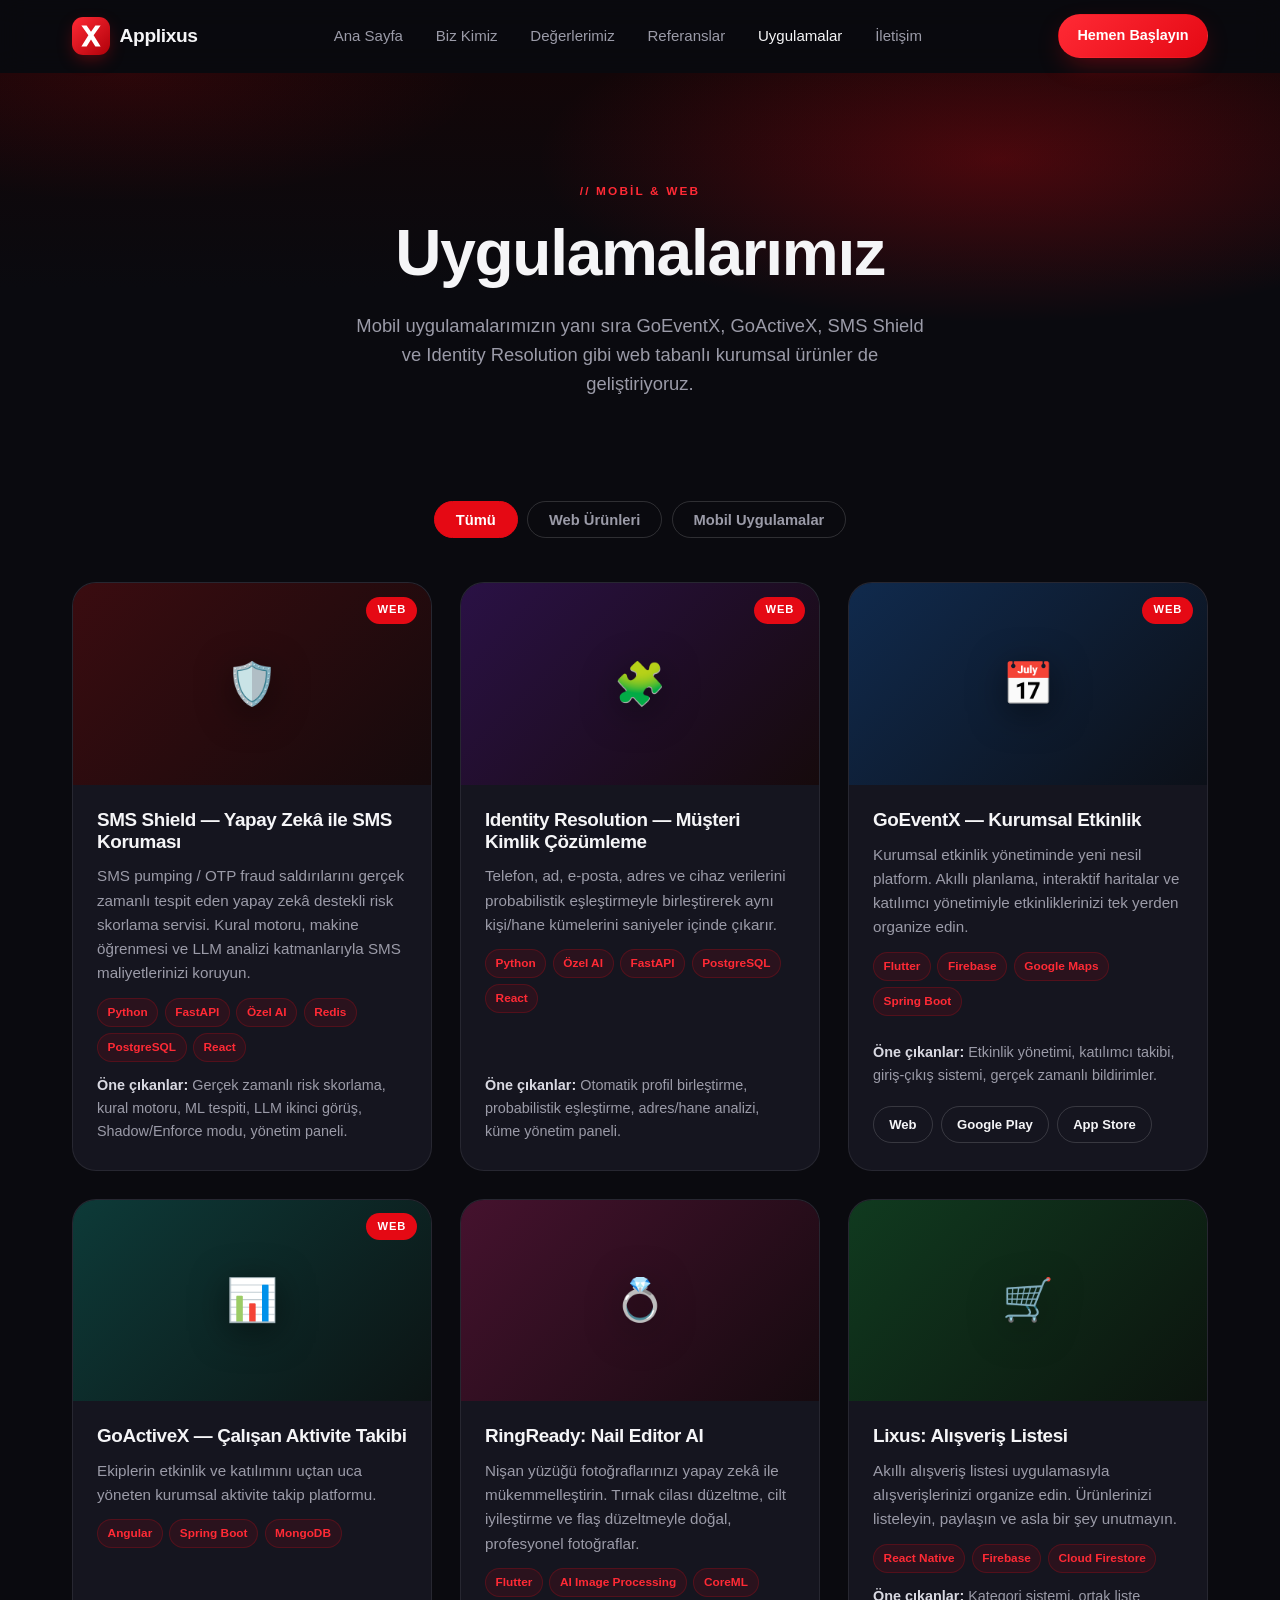
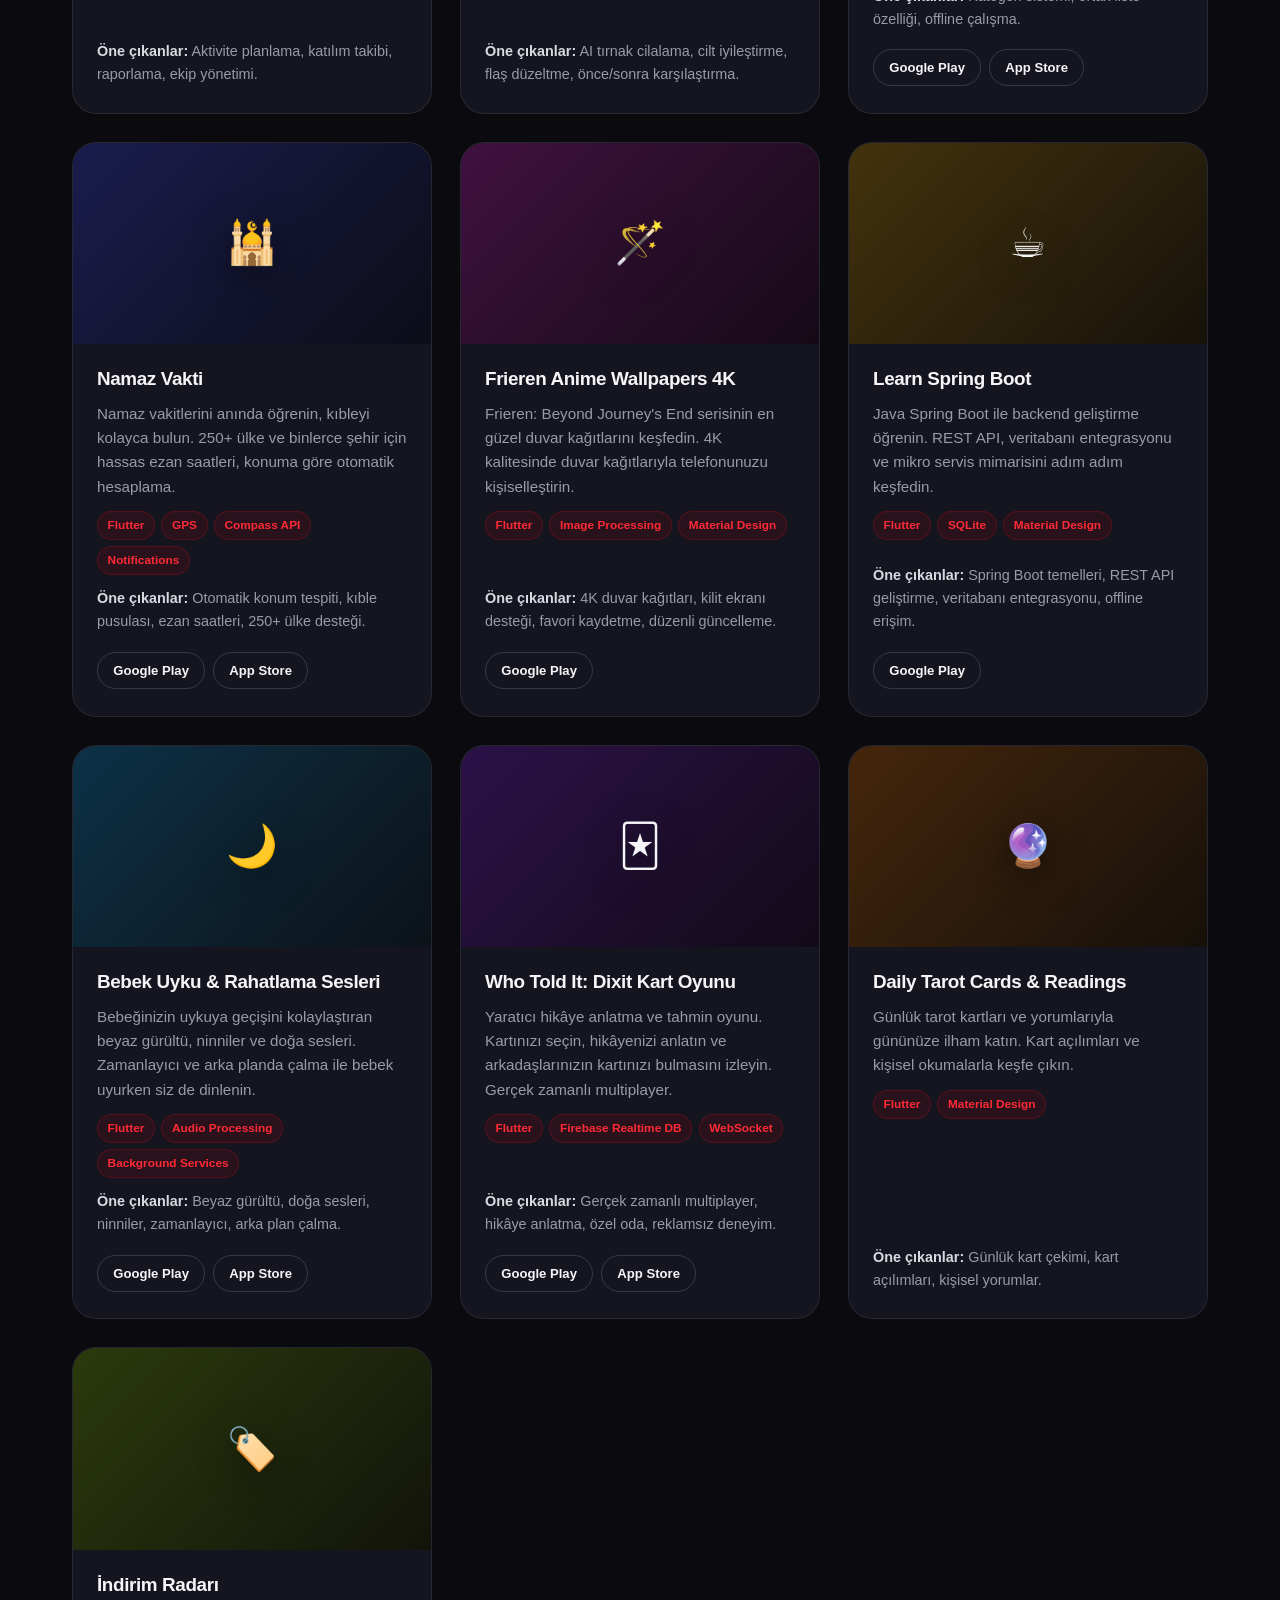
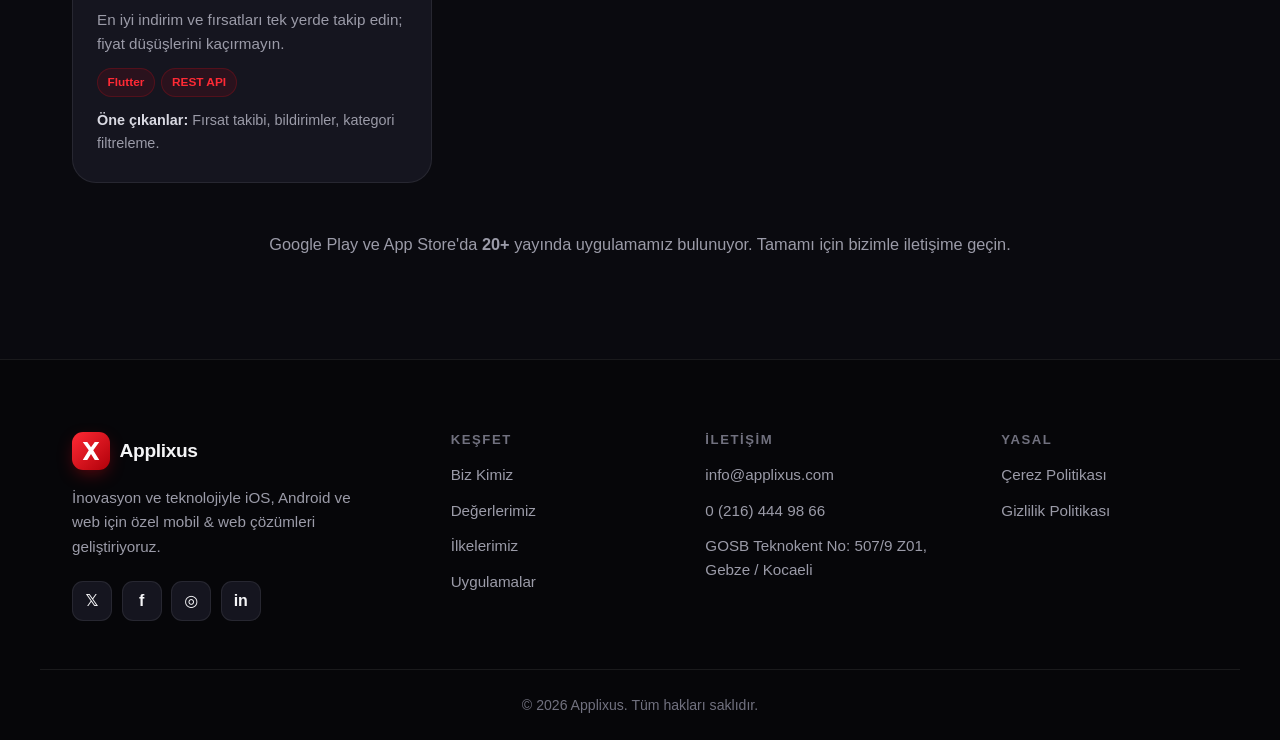
<file: runs/opus-4.8__applixus/site/apps.html>
<!DOCTYPE html>
<html lang="tr">
<head>
  <meta charset="UTF-8" />
  <meta name="viewport" content="width=device-width, initial-scale=1" />
  <title>Uygulamalarımız | Applixus</title>
  <meta name="description" content="Applixus uygulamaları: GoEventX, GoActiveX, SMS Shield ve Identity Resolution web ürünlerinin yanı sıra Google Play ve App Store'da 20+ yayında mobil uygulama." />
  <meta name="theme-color" content="#0A0A0F" />
  <link rel="canonical" href="https://www.applixus.com/apps.html" />

  <meta property="og:type" content="website" />
  <meta property="og:site_name" content="Applixus" />
  <meta property="og:title" content="Uygulamalarımız | Applixus" />
  <meta property="og:description" content="GoEventX, GoActiveX, SMS Shield, Identity Resolution ve 20+ mobil uygulama. Web tabanlı kurumsal ürünler ve mobil uygulamalar." />
  <meta property="og:url" content="https://www.applixus.com/apps.html" />
  <meta property="og:locale" content="tr_TR" />
  <meta property="og:image" content="https://www.applixus.com/assets/img/og-cover.png" />

  <meta name="twitter:card" content="summary_large_image" />
  <meta name="twitter:title" content="Uygulamalarımız | Applixus" />
  <meta name="twitter:description" content="Web tabanlı kurumsal ürünler ve 20+ yayında mobil uygulama." />
  <meta name="twitter:image" content="https://www.applixus.com/assets/img/og-cover.png" />

  <link rel="preload" href="assets/styles.css" as="style" />
  <link rel="stylesheet" href="assets/styles.css" />
</head>
<body>
  <a class="skip-link" href="#main">İçeriğe geç</a>

  <header class="site-header" id="site-header" data-elevate>
    <div class="container header-inner">
      <a class="brand" href="index.html" aria-label="Applixus ana sayfa">
        <span class="brand-mark" aria-hidden="true">
          <svg viewBox="0 0 32 32" width="28" height="28" aria-hidden="true"><path d="M5 4h6l5 7 5-7h6l-8 11 8 13h-6l-5-8-5 8H5l8-13L5 4z" fill="currentColor" /></svg>
        </span>
        <span class="brand-name">Applixus</span>
      </a>

      <nav class="main-nav" id="main-nav" aria-label="Ana menü">
        <a href="index.html" class="nav-link">Ana Sayfa</a>
        <a href="index.html#about" class="nav-link">Biz Kimiz</a>
        <a href="index.html#values" class="nav-link">Değerlerimiz</a>
        <a href="index.html#references" class="nav-link">Referanslar</a>
        <a href="apps.html" class="nav-link is-active">Uygulamalar</a>
        <a href="index.html#contact" class="nav-link">İletişim</a>
      </nav>

      <div class="header-actions">
        <a href="index.html#contact" class="btn btn-primary btn-sm">Hemen Başlayın</a>
        <button class="nav-toggle" id="nav-toggle" aria-controls="main-nav" aria-expanded="false" aria-label="Menüyü aç/kapat">
          <span></span><span></span><span></span>
        </button>
      </div>
    </div>
  </header>

  <main id="main">
    <section class="apps-hero">
      <div class="hero-bg" aria-hidden="true"></div>
      <div class="container apps-hero-inner reveal">
        <p class="eyebrow">// Mobil &amp; Web</p>
        <h1 class="section-title xl">Uygulamalarımız</h1>
        <p class="hero-sub center-text">Mobil uygulamalarımızın yanı sıra GoEventX, GoActiveX, SMS Shield ve Identity Resolution gibi web tabanlı kurumsal ürünler de geliştiriyoruz.</p>
      </div>
    </section>

    <section class="section apps-section">
      <div class="container">
        <div class="filter-bar reveal" role="tablist" aria-label="Uygulama filtresi">
          <button class="filter-btn is-active" data-filter="all" role="tab" aria-selected="true">Tümü</button>
          <button class="filter-btn" data-filter="web" role="tab" aria-selected="false">Web Ürünleri</button>
          <button class="filter-btn" data-filter="mobil" role="tab" aria-selected="false">Mobil Uygulamalar</button>
        </div>

        <div class="apps-grid">
          <article class="app-card reveal" data-cat="web">
            <div class="app-thumb thumb-red"><span class="app-emoji" aria-hidden="true">🛡️</span><span class="app-badge">Web</span></div>
            <div class="app-body">
              <h2 class="app-title">SMS Shield — Yapay Zekâ ile SMS Koruması</h2>
              <p class="app-desc">SMS pumping / OTP fraud saldırılarını gerçek zamanlı tespit eden yapay zekâ destekli risk skorlama servisi. Kural motoru, makine öğrenmesi ve LLM analizi katmanlarıyla SMS maliyetlerinizi koruyun.</p>
              <ul class="tag-row" aria-label="Teknolojiler"><li>Python</li><li>FastAPI</li><li>Özel AI</li><li>Redis</li><li>PostgreSQL</li><li>React</li></ul>
              <p class="app-feat"><strong>Öne çıkanlar:</strong> Gerçek zamanlı risk skorlama, kural motoru, ML tespiti, LLM ikinci görüş, Shadow/Enforce modu, yönetim paneli.</p>
            </div>
          </article>

          <article class="app-card reveal" data-cat="web">
            <div class="app-thumb thumb-violet"><span class="app-emoji" aria-hidden="true">🧩</span><span class="app-badge">Web</span></div>
            <div class="app-body">
              <h2 class="app-title">Identity Resolution — Müşteri Kimlik Çözümleme</h2>
              <p class="app-desc">Telefon, ad, e-posta, adres ve cihaz verilerini probabilistik eşleştirmeyle birleştirerek aynı kişi/hane kümelerini saniyeler içinde çıkarır.</p>
              <ul class="tag-row" aria-label="Teknolojiler"><li>Python</li><li>Özel AI</li><li>FastAPI</li><li>PostgreSQL</li><li>React</li></ul>
              <p class="app-feat"><strong>Öne çıkanlar:</strong> Otomatik profil birleştirme, probabilistik eşleştirme, adres/hane analizi, küme yönetim paneli.</p>
            </div>
          </article>

          <article class="app-card reveal" data-cat="web">
            <div class="app-thumb thumb-blue"><span class="app-emoji" aria-hidden="true">📅</span><span class="app-badge">Web</span></div>
            <div class="app-body">
              <h2 class="app-title">GoEventX — Kurumsal Etkinlik</h2>
              <p class="app-desc">Kurumsal etkinlik yönetiminde yeni nesil platform. Akıllı planlama, interaktif haritalar ve katılımcı yönetimiyle etkinliklerinizi tek yerden organize edin.</p>
              <ul class="tag-row" aria-label="Teknolojiler"><li>Flutter</li><li>Firebase</li><li>Google Maps</li><li>Spring Boot</li></ul>
              <p class="app-feat"><strong>Öne çıkanlar:</strong> Etkinlik yönetimi, katılımcı takibi, giriş-çıkış sistemi, gerçek zamanlı bildirimler.</p>
              <div class="store-row">
                <a class="store-link" href="https://www.goeventx.com" rel="noopener" target="_blank">Web</a>
                <a class="store-link" href="https://play.google.com/store/apps/details?id=com.applixus.etkinlikKolay" rel="noopener" target="_blank">Google Play</a>
                <a class="store-link" href="https://apps.apple.com/tr/app/goeventx-kurumsal-etkinlik/id6749636770" rel="noopener" target="_blank">App Store</a>
              </div>
            </div>
          </article>

          <article class="app-card reveal" data-cat="web">
            <div class="app-thumb thumb-teal"><span class="app-emoji" aria-hidden="true">📊</span><span class="app-badge">Web</span></div>
            <div class="app-body">
              <h2 class="app-title">GoActiveX — Çalışan Aktivite Takibi</h2>
              <p class="app-desc">Ekiplerin etkinlik ve katılımını uçtan uca yöneten kurumsal aktivite takip platformu.</p>
              <ul class="tag-row" aria-label="Teknolojiler"><li>Angular</li><li>Spring Boot</li><li>MongoDB</li></ul>
              <p class="app-feat"><strong>Öne çıkanlar:</strong> Aktivite planlama, katılım takibi, raporlama, ekip yönetimi.</p>
            </div>
          </article>

          <article class="app-card reveal" data-cat="mobil">
            <div class="app-thumb thumb-pink"><span class="app-emoji" aria-hidden="true">💍</span></div>
            <div class="app-body">
              <h2 class="app-title">RingReady: Nail Editor AI</h2>
              <p class="app-desc">Nişan yüzüğü fotoğraflarınızı yapay zekâ ile mükemmelleştirin. Tırnak cilası düzeltme, cilt iyileştirme ve flaş düzeltmeyle doğal, profesyonel fotoğraflar.</p>
              <ul class="tag-row" aria-label="Teknolojiler"><li>Flutter</li><li>AI Image Processing</li><li>CoreML</li></ul>
              <p class="app-feat"><strong>Öne çıkanlar:</strong> AI tırnak cilalama, cilt iyileştirme, flaş düzeltme, önce/sonra karşılaştırma.</p>
            </div>
          </article>

          <article class="app-card reveal" data-cat="mobil">
            <div class="app-thumb thumb-green"><span class="app-emoji" aria-hidden="true">🛒</span></div>
            <div class="app-body">
              <h2 class="app-title">Lixus: Alışveriş Listesi</h2>
              <p class="app-desc">Akıllı alışveriş listesi uygulamasıyla alışverişlerinizi organize edin. Ürünlerinizi listeleyin, paylaşın ve asla bir şey unutmayın.</p>
              <ul class="tag-row" aria-label="Teknolojiler"><li>React Native</li><li>Firebase</li><li>Cloud Firestore</li></ul>
              <p class="app-feat"><strong>Öne çıkanlar:</strong> Kategori sistemi, ortak liste özelliği, offline çalışma.</p>
              <div class="store-row">
                <a class="store-link" href="https://play.google.com/store/apps/details?id=com.applixus.listonic" rel="noopener" target="_blank">Google Play</a>
                <a class="store-link" href="https://apps.apple.com/us/app/lixus-shopping-list/id6745489885" rel="noopener" target="_blank">App Store</a>
              </div>
            </div>
          </article>

          <article class="app-card reveal" data-cat="mobil">
            <div class="app-thumb thumb-indigo"><span class="app-emoji" aria-hidden="true">🕌</span></div>
            <div class="app-body">
              <h2 class="app-title">Namaz Vakti</h2>
              <p class="app-desc">Namaz vakitlerini anında öğrenin, kıbleyi kolayca bulun. 250+ ülke ve binlerce şehir için hassas ezan saatleri, konuma göre otomatik hesaplama.</p>
              <ul class="tag-row" aria-label="Teknolojiler"><li>Flutter</li><li>GPS</li><li>Compass API</li><li>Notifications</li></ul>
              <p class="app-feat"><strong>Öne çıkanlar:</strong> Otomatik konum tespiti, kıble pusulası, ezan saatleri, 250+ ülke desteği.</p>
              <div class="store-row">
                <a class="store-link" href="https://play.google.com/store/apps/details?id=com.applixus.namaz_vakti_app" rel="noopener" target="_blank">Google Play</a>
                <a class="store-link" href="https://apps.apple.com/us/app/namaz-vakti-ramazan-2025/id6742395275" rel="noopener" target="_blank">App Store</a>
              </div>
            </div>
          </article>

          <article class="app-card reveal" data-cat="mobil">
            <div class="app-thumb thumb-magenta"><span class="app-emoji" aria-hidden="true">🪄</span></div>
            <div class="app-body">
              <h2 class="app-title">Frieren Anime Wallpapers 4K</h2>
              <p class="app-desc">Frieren: Beyond Journey's End serisinin en güzel duvar kağıtlarını keşfedin. 4K kalitesinde duvar kağıtlarıyla telefonunuzu kişiselleştirin.</p>
              <ul class="tag-row" aria-label="Teknolojiler"><li>Flutter</li><li>Image Processing</li><li>Material Design</li></ul>
              <p class="app-feat"><strong>Öne çıkanlar:</strong> 4K duvar kağıtları, kilit ekranı desteği, favori kaydetme, düzenli güncelleme.</p>
              <div class="store-row">
                <a class="store-link" href="https://play.google.com/store/apps/details?id=com.applixus.frieren_anime_wallpaper" rel="noopener" target="_blank">Google Play</a>
              </div>
            </div>
          </article>

          <article class="app-card reveal" data-cat="mobil">
            <div class="app-thumb thumb-amber"><span class="app-emoji" aria-hidden="true">☕</span></div>
            <div class="app-body">
              <h2 class="app-title">Learn Spring Boot</h2>
              <p class="app-desc">Java Spring Boot ile backend geliştirme öğrenin. REST API, veritabanı entegrasyonu ve mikro servis mimarisini adım adım keşfedin.</p>
              <ul class="tag-row" aria-label="Teknolojiler"><li>Flutter</li><li>SQLite</li><li>Material Design</li></ul>
              <p class="app-feat"><strong>Öne çıkanlar:</strong> Spring Boot temelleri, REST API geliştirme, veritabanı entegrasyonu, offline erişim.</p>
              <div class="store-row">
                <a class="store-link" href="https://play.google.com/store/apps/details?id=com.applixus.learn_spring_boot_android_tutorial" rel="noopener" target="_blank">Google Play</a>
              </div>
            </div>
          </article>

          <article class="app-card reveal" data-cat="mobil">
            <div class="app-thumb thumb-sky"><span class="app-emoji" aria-hidden="true">🌙</span></div>
            <div class="app-body">
              <h2 class="app-title">Bebek Uyku &amp; Rahatlama Sesleri</h2>
              <p class="app-desc">Bebeğinizin uykuya geçişini kolaylaştıran beyaz gürültü, ninniler ve doğa sesleri. Zamanlayıcı ve arka planda çalma ile bebek uyurken siz de dinlenin.</p>
              <ul class="tag-row" aria-label="Teknolojiler"><li>Flutter</li><li>Audio Processing</li><li>Background Services</li></ul>
              <p class="app-feat"><strong>Öne çıkanlar:</strong> Beyaz gürültü, doğa sesleri, ninniler, zamanlayıcı, arka plan çalma.</p>
              <div class="store-row">
                <a class="store-link" href="https://play.google.com/store/apps/details?id=com.applixus.babySleeper" rel="noopener" target="_blank">Google Play</a>
                <a class="store-link" href="https://apps.apple.com/us/app/baby-sound-machine-sleep/id6744438006" rel="noopener" target="_blank">App Store</a>
              </div>
            </div>
          </article>

          <article class="app-card reveal" data-cat="mobil">
            <div class="app-thumb thumb-purple"><span class="app-emoji" aria-hidden="true">🃏</span></div>
            <div class="app-body">
              <h2 class="app-title">Who Told It: Dixit Kart Oyunu</h2>
              <p class="app-desc">Yaratıcı hikâye anlatma ve tahmin oyunu. Kartınızı seçin, hikâyenizi anlatın ve arkadaşlarınızın kartınızı bulmasını izleyin. Gerçek zamanlı multiplayer.</p>
              <ul class="tag-row" aria-label="Teknolojiler"><li>Flutter</li><li>Firebase Realtime DB</li><li>WebSocket</li></ul>
              <p class="app-feat"><strong>Öne çıkanlar:</strong> Gerçek zamanlı multiplayer, hikâye anlatma, özel oda, reklamsız deneyim.</p>
              <div class="store-row">
                <a class="store-link" href="https://play.google.com/store/apps/details?id=com.applixus.dixit" rel="noopener" target="_blank">Google Play</a>
                <a class="store-link" href="https://apps.apple.com/tr/app/who-told-it-a-dixit-card-game/id6743488244" rel="noopener" target="_blank">App Store</a>
              </div>
            </div>
          </article>

          <article class="app-card reveal" data-cat="mobil">
            <div class="app-thumb thumb-orange"><span class="app-emoji" aria-hidden="true">🔮</span></div>
            <div class="app-body">
              <h2 class="app-title">Daily Tarot Cards &amp; Readings</h2>
              <p class="app-desc">Günlük tarot kartları ve yorumlarıyla gününüze ilham katın. Kart açılımları ve kişisel okumalarla keşfe çıkın.</p>
              <ul class="tag-row" aria-label="Teknolojiler"><li>Flutter</li><li>Material Design</li></ul>
              <p class="app-feat"><strong>Öne çıkanlar:</strong> Günlük kart çekimi, kart açılımları, kişisel yorumlar.</p>
            </div>
          </article>

          <article class="app-card reveal" data-cat="mobil">
            <div class="app-thumb thumb-lime"><span class="app-emoji" aria-hidden="true">🏷️</span></div>
            <div class="app-body">
              <h2 class="app-title">İndirim Radarı</h2>
              <p class="app-desc">En iyi indirim ve fırsatları tek yerde takip edin; fiyat düşüşlerini kaçırmayın.</p>
              <ul class="tag-row" aria-label="Teknolojiler"><li>Flutter</li><li>REST API</li></ul>
              <p class="app-feat"><strong>Öne çıkanlar:</strong> Fırsat takibi, bildirimler, kategori filtreleme.</p>
            </div>
          </article>
        </div>

        <p class="apps-note muted center-text reveal">Google Play ve App Store'da <strong>20+</strong> yayında uygulamamız bulunuyor. Tamamı için bizimle iletişime geçin.</p>
      </div>
    </section>
  </main>

  <footer class="site-footer">
    <div class="container footer-grid">
      <div class="footer-brand">
        <a class="brand" href="index.html" aria-label="Applixus ana sayfa">
          <span class="brand-mark" aria-hidden="true">
            <svg viewBox="0 0 32 32" width="24" height="24" aria-hidden="true"><path d="M5 4h6l5 7 5-7h6l-8 11 8 13h-6l-5-8-5 8H5l8-13L5 4z" fill="currentColor" /></svg>
          </span>
          <span class="brand-name">Applixus</span>
        </a>
        <p class="muted">İnovasyon ve teknolojiyle iOS, Android ve web için özel mobil &amp; web çözümleri geliştiriyoruz.</p>
        <ul class="social" aria-label="Sosyal medya">
          <li><a href="https://twitter.com/" aria-label="X (Twitter)" rel="noopener" target="_blank">𝕏</a></li>
          <li><a href="https://facebook.com/" aria-label="Facebook" rel="noopener" target="_blank">f</a></li>
          <li><a href="https://instagram.com/" aria-label="Instagram" rel="noopener" target="_blank">◎</a></li>
          <li><a href="https://linkedin.com/" aria-label="LinkedIn" rel="noopener" target="_blank">in</a></li>
        </ul>
      </div>
      <nav class="footer-col" aria-label="Hızlı bağlantılar">
        <h2 class="footer-h">Keşfet</h2>
        <a href="index.html#about">Biz Kimiz</a>
        <a href="index.html#values">Değerlerimiz</a>
        <a href="index.html#principles">İlkelerimiz</a>
        <a href="apps.html">Uygulamalar</a>
      </nav>
      <div class="footer-col">
        <h2 class="footer-h">İletişim</h2>
        <a href="mailto:info@applixus.com">info@applixus.com</a>
        <a href="tel:+902164449866">0 (216) 444 98 66</a>
        <address>GOSB Teknokent No: 507/9 Z01, Gebze / Kocaeli</address>
      </div>
      <div class="footer-col">
        <h2 class="footer-h">Yasal</h2>
        <a href="#">Çerez Politikası</a>
        <a href="#">Gizlilik Politikası</a>
      </div>
    </div>
    <div class="container footer-bottom">
      <p>© <span id="year">2026</span> Applixus. Tüm hakları saklıdır.</p>
    </div>
  </footer>

  <script src="assets/app.js" defer></script>
</body>
</html>
</file>
<file: runs/glm-5.2__applixus/site/assets/styles.css>
/* ==========================================================================
   Applixus — Mobil & Web Çözümleri
   Ortak stil dosyası (index.html + apps.html)
   Palet: koyu indigo zemin + mor/mavi gradient vurgu (screenshot sadakati)
   ========================================================================== */

/* ---------- Reset & Temel ---------- */
*, *::before, *::after { box-sizing: border-box; margin: 0; padding: 0; }

:root {
  /* Zemin tonları (koyu indigo/navy) */
  --bg-900: #0b1020;
  --bg-800: #11162e;
  --bg-700: #161b38;
  --bg-600: #1e1b4b;
  --bg-500: #241a52;
  --surface: #171c36;
  --surface-2: #1d2342;
  --surface-3: #232a4d;

  /* Marka gradient renkleri */
  --violet: #8b5cf6;
  --indigo: #6366f1;
  --blue: #3b82f6;
  --purple: #a855f7;
  --cyan: #22d3ee;

  /* Metin */
  --text: #e7e9f5;
  --text-soft: #b9bfe0;
  --text-mute: #8a91b8;
  --heading: #ffffff;

  /* Vurgu / etkileşim */
  --accent: #8b5cf6;
  --accent-2: #6366f1;
  --accent-grad: linear-gradient(135deg, #a855f7 0%, #6366f1 50%, #3b82f6 100%);
  --accent-grad-soft: linear-gradient(135deg, rgba(168,85,247,.16), rgba(59,130,246,.16));

  /* Çizgiler */
  --border: rgba(255,255,255,.08);
  --border-strong: rgba(255,255,255,.16);
  --ring: rgba(139,92,246,.55);

  --radius-sm: 10px;
  --radius: 16px;
  --radius-lg: 24px;
  --radius-xl: 32px;

  --shadow-sm: 0 4px 16px rgba(0,0,0,.28);
  --shadow: 0 18px 48px rgba(5,8,24,.5);
  --shadow-lg: 0 30px 80px rgba(5,8,24,.55);
  --glow: 0 0 0 1px rgba(139,92,246,.25), 0 16px 40px rgba(99,102,241,.22);

  --maxw: 1200px;
  --header-h: 72px;

  --font: "Inter", -apple-system, BlinkMacSystemFont, "Segoe UI", Roboto, Helvetica, Arial, sans-serif;
}

html { scroll-behavior: smooth; scroll-padding-top: calc(var(--header-h) + 16px); }

body {
  font-family: var(--font);
  background: var(--bg-900);
  color: var(--text);
  line-height: 1.65;
  -webkit-font-smoothing: antialiased;
  text-rendering: optimizeLegibility;
  overflow-x: hidden;
}

/* Dekoratif arka plan ışıması */
body::before {
  content: "";
  position: fixed;
  inset: 0;
  z-index: -2;
  background:
    radial-gradient(900px 600px at 12% -8%, rgba(139,92,246,.18), transparent 60%),
    radial-gradient(800px 600px at 92% 4%, rgba(59,130,246,.16), transparent 60%),
    radial-gradient(700px 700px at 50% 120%, rgba(168,85,247,.12), transparent 60%),
    linear-gradient(180deg, #0b1020 0%, #0d1230 40%, #0b1020 100%);
}
body::after {
  content: "";
  position: fixed;
  inset: 0;
  z-index: -1;
  background-image:
    linear-gradient(rgba(255,255,255,.022) 1px, transparent 1px),
    linear-gradient(90deg, rgba(255,255,255,.022) 1px, transparent 1px);
  background-size: 56px 56px;
  mask-image: radial-gradient(ellipse 80% 60% at 50% 0%, #000 30%, transparent 75%);
  -webkit-mask-image: radial-gradient(ellipse 80% 60% at 50% 0%, #000 30%, transparent 75%);
  pointer-events: none;
}

img { max-width: 100%; display: block; height: auto; }
a { color: inherit; text-decoration: none; }
ul { list-style: none; }
button { font-family: inherit; cursor: pointer; border: none; background: none; color: inherit; }

/* ---------- Tipografi ölçeği ---------- */
h1, h2, h3, h4 { color: var(--heading); line-height: 1.15; letter-spacing: -0.02em; font-weight: 800; }
h1 { font-size: clamp(2.1rem, 5vw, 3.6rem); }
h2 { font-size: clamp(1.7rem, 3.4vw, 2.6rem); }
h3 { font-size: clamp(1.15rem, 2vw, 1.4rem); font-weight: 700; }
p { color: var(--text-soft); }

.eyebrow {
  display: inline-flex;
  align-items: center;
  gap: 8px;
  font-size: .78rem;
  font-weight: 700;
  letter-spacing: .18em;
  text-transform: uppercase;
  color: var(--violet);
}
.eyebrow::before {
  content: "";
  width: 26px; height: 2px;
  background: var(--accent-grad);
  border-radius: 2px;
}

.text-grad {
  background: var(--accent-grad);
  -webkit-background-clip: text;
  background-clip: text;
  color: transparent;
}

/* ---------- Düzen ---------- */
.container {
  width: 100%;
  max-width: var(--maxw);
  margin-inline: auto;
  padding-inline: 24px;
}
section { padding: clamp(64px, 9vw, 112px) 0; position: relative; }
.section-head { max-width: 720px; margin-bottom: 56px; }
.section-head.center { margin-inline: auto; text-align: center; }
.section-head p { margin-top: 16px; font-size: 1.05rem; }

/* ---------- Butonlar ---------- */
.btn {
  display: inline-flex;
  align-items: center;
  justify-content: center;
  gap: 10px;
  font-weight: 700;
  font-size: .98rem;
  padding: 14px 26px;
  border-radius: 999px;
  transition: transform .18s ease, box-shadow .18s ease, background .18s ease, border-color .18s ease;
  min-height: 48px;
  white-space: nowrap;
}
.btn-primary {
  background: var(--accent-grad);
  color: #fff;
  box-shadow: 0 10px 30px rgba(99,102,241,.35);
}
.btn-primary:hover { transform: translateY(-2px); box-shadow: 0 16px 40px rgba(99,102,241,.5); }
.btn-ghost {
  background: rgba(255,255,255,.05);
  border: 1px solid var(--border-strong);
  color: var(--text);
  backdrop-filter: blur(6px);
}
.btn-ghost:hover { background: rgba(255,255,255,.1); border-color: var(--violet); transform: translateY(-2px); }
.btn-sm { padding: 10px 18px; font-size: .88rem; min-height: 40px; }

/* ---------- Header / Nav ---------- */
.site-header {
  position: sticky;
  top: 0;
  z-index: 100;
  height: var(--header-h);
  display: flex;
  align-items: center;
  background: rgba(11,16,32,.7);
  backdrop-filter: blur(14px);
  border-bottom: 1px solid transparent;
  transition: border-color .25s ease, background .25s ease, box-shadow .25s ease;
}
.site-header.scrolled {
  border-bottom-color: var(--border);
  box-shadow: 0 8px 30px rgba(0,0,0,.3);
  background: rgba(11,16,32,.85);
}
.site-header .container {
  display: flex;
  align-items: center;
  justify-content: space-between;
  gap: 20px;
}
.brand { display: flex; align-items: center; gap: 10px; }
.brand img { height: 38px; width: auto; }
.main-nav ul { display: flex; align-items: center; gap: 6px; }
.main-nav a {
  display: inline-block;
  padding: 10px 16px;
  border-radius: 999px;
  font-size: .95rem;
  font-weight: 600;
  color: var(--text-soft);
  transition: color .18s ease, background .18s ease;
}
.main-nav a:hover { color: #fff; background: rgba(255,255,255,.06); }
.header-cta { display: flex; align-items: center; gap: 12px; }

.nav-toggle {
  display: none;
  width: 44px; height: 44px;
  border-radius: 12px;
  border: 1px solid var(--border-strong);
  background: rgba(255,255,255,.04);
  align-items: center;
  justify-content: center;
}
.nav-toggle span,
.nav-toggle span::before,
.nav-toggle span::after {
  content: "";
  display: block;
  width: 20px; height: 2px;
  background: #fff;
  border-radius: 2px;
  transition: transform .25s ease, opacity .2s ease;
}
.nav-toggle span::before { transform: translateY(-6px); }
.nav-toggle span::after { transform: translateY(6px); position: relative; top: -2px; }
.nav-toggle[aria-expanded="true"] span { background: transparent; }
.nav-toggle[aria-expanded="true"] span::before { transform: rotate(45deg); }
.nav-toggle[aria-expanded="true"] span::after { transform: rotate(-45deg); top: 0; }

/* ---------- Hero ---------- */
.hero { padding-top: clamp(72px, 10vw, 120px); padding-bottom: clamp(64px, 9vw, 110px); }
.hero-grid {
  display: grid;
  grid-template-columns: 1.05fr 1fr;
  gap: 56px;
  align-items: center;
}
.hero h1 { margin: 22px 0 18px; }
.hero h1 .text-grad { display: inline; }
.hero .lead { font-size: 1.12rem; max-width: 540px; }
.hero-actions { display: flex; flex-wrap: wrap; gap: 14px; margin-top: 32px; }
.hero-stats {
  display: flex;
  flex-wrap: wrap;
  gap: 14px;
  margin-top: 40px;
}
.stat-pill {
  display: flex;
  align-items: center;
  gap: 12px;
  padding: 12px 18px;
  border-radius: 16px;
  background: rgba(255,255,255,.04);
  border: 1px solid var(--border);
}
.stat-pill .num {
  font-size: 1.5rem;
  font-weight: 800;
  background: var(--accent-grad);
  -webkit-background-clip: text;
  background-clip: text;
  color: transparent;
  line-height: 1;
}
.stat-pill .lbl { font-size: .82rem; color: var(--text-mute); line-height: 1.2; }
.hero-visual { position: relative; }
.hero-visual img {
  width: 100%;
  border-radius: var(--radius-xl);
  box-shadow: var(--shadow-lg);
  border: 1px solid var(--border-strong);
}

/* ---------- About ---------- */
.about-grid {
  display: grid;
  grid-template-columns: 1fr 1fr;
  gap: 56px;
  align-items: center;
}
.about-visual img { border-radius: var(--radius-xl); border: 1px solid var(--border-strong); box-shadow: var(--shadow); }
.about-body p { margin-bottom: 16px; }
.about-body .btn { margin-top: 8px; }

.cards-3 {
  display: grid;
  grid-template-columns: repeat(3, 1fr);
  gap: 24px;
  margin-top: 56px;
}
.feature-card {
  position: relative;
  padding: 32px 28px;
  border-radius: var(--radius-lg);
  background: linear-gradient(180deg, var(--surface-2), var(--surface));
  border: 1px solid var(--border);
  transition: transform .2s ease, border-color .2s ease, box-shadow .2s ease;
  overflow: hidden;
}
.feature-card::before {
  content: "";
  position: absolute;
  inset: 0 0 auto 0;
  height: 3px;
  background: var(--accent-grad);
  opacity: 0; transition: opacity .2s ease;
}
.feature-card:hover { transform: translateY(-4px); border-color: var(--border-strong); box-shadow: var(--shadow); }
.feature-card:hover::before { opacity: 1; }
.feature-card .idx {
  display: inline-flex;
  align-items: center;
  justify-content: center;
  width: 46px; height: 46px;
  border-radius: 12px;
  font-weight: 800;
  color: #fff;
  background: var(--accent-grad);
  margin-bottom: 18px;
  font-size: 1.05rem;
}
.feature-card h3 { margin-bottom: 10px; }
.feature-card p { font-size: .96rem; }

/* ---------- Values ---------- */
.values-grid {
  display: grid;
  grid-template-columns: repeat(4, 1fr);
  gap: 20px;
}
.value-item {
  display: flex;
  align-items: flex-start;
  gap: 14px;
  padding: 22px 20px;
  border-radius: var(--radius);
  background: rgba(255,255,255,.03);
  border: 1px solid var(--border);
  transition: border-color .2s ease, background .2s ease, transform .2s ease;
}
.value-item:hover { border-color: var(--violet); background: rgba(139,92,246,.06); transform: translateY(-3px); }
.value-item .ico {
  flex: 0 0 auto;
  width: 40px; height: 40px;
  border-radius: 10px;
  display: grid; place-items: center;
  background: var(--accent-grad-soft);
  border: 1px solid var(--border-strong);
  color: var(--violet);
  font-size: 1.2rem;
}
.value-item h3 { font-size: 1.02rem; margin-bottom: 4px; }
.value-item p { font-size: .88rem; color: var(--text-mute); }

/* ---------- Principles ---------- */
.principles-grid {
  display: grid;
  grid-template-columns: repeat(3, 1fr);
  gap: 24px;
}
.principle-card {
  padding: 30px 26px;
  border-radius: var(--radius-lg);
  background: linear-gradient(180deg, var(--surface-2), var(--surface));
  border: 1px solid var(--border);
  transition: transform .2s ease, border-color .2s ease, box-shadow .2s ease;
}
.principle-card:hover { transform: translateY(-4px); border-color: var(--border-strong); box-shadow: var(--shadow); }
.principle-card .ico {
  width: 52px; height: 52px;
  border-radius: 14px;
  display: grid; place-items: center;
  background: var(--accent-grad);
  color: #fff;
  font-size: 1.4rem;
  margin-bottom: 18px;
  box-shadow: 0 8px 22px rgba(99,102,241,.4);
}
.principle-card h3 { margin-bottom: 10px; }
.principle-card p { font-size: .95rem; }

/* ---------- References ---------- */
.refs-band { text-align: center; }
.refs-logos {
  display: flex;
  flex-wrap: wrap;
  align-items: center;
  justify-content: center;
  gap: 22px;
  margin-top: 40px;
}
.ref-card {
  display: flex;
  align-items: center;
  gap: 16px;
  padding: 18px 24px;
  border-radius: var(--radius);
  background: rgba(255,255,255,.04);
  border: 1px solid var(--border);
  min-width: 260px;
  transition: border-color .2s ease, transform .2s ease;
}
.ref-card:hover { border-color: var(--violet); transform: translateY(-3px); }
.ref-card img { width: 56px; height: 56px; border-radius: 12px; background: rgba(255,255,255,.06); padding: 6px; }
.ref-card .meta { text-align: left; }
.ref-card .meta strong { display: block; color: #fff; font-size: 1.02rem; }
.ref-card .meta span { font-size: .82rem; color: var(--text-mute); }
.refs-count {
  margin-top: 30px;
  display: inline-flex;
  align-items: center;
  gap: 10px;
  padding: 12px 22px;
  border-radius: 999px;
  background: var(--accent-grad-soft);
  border: 1px solid var(--border-strong);
  font-weight: 700;
  color: #fff;
}

/* ---------- FAQ ---------- */
.faq-list { max-width: 820px; margin-inline: auto; display: grid; gap: 14px; }
.faq-item {
  border: 1px solid var(--border);
  border-radius: var(--radius);
  background: rgba(255,255,255,.03);
  overflow: hidden;
  transition: border-color .2s ease, background .2s ease;
}
.faq-item.open { border-color: var(--violet); background: rgba(139,92,246,.05); }
.faq-q {
  width: 100%;
  display: flex;
  align-items: center;
  justify-content: space-between;
  gap: 16px;
  padding: 20px 24px;
  text-align: left;
  font-size: 1.04rem;
  font-weight: 700;
  color: #fff;
  min-height: 56px;
}
.faq-q .ico {
  flex: 0 0 auto;
  width: 28px; height: 28px;
  border-radius: 8px;
  display: grid; place-items: center;
  background: var(--accent-grad-soft);
  border: 1px solid var(--border-strong);
  color: var(--violet);
  font-size: 1.1rem;
  transition: transform .25s ease;
}
.faq-item.open .faq-q .ico { transform: rotate(45deg); background: var(--accent-grad); color: #fff; }
.faq-a {
  max-height: 0;
  overflow: hidden;
  transition: max-height .3s ease;
}
.faq-a-inner { padding: 0 24px 22px; color: var(--text-soft); }
.faq-a-inner a { color: var(--violet); font-weight: 600; }
.faq-a-inner .contact-row { display: flex; flex-wrap: wrap; gap: 10px; margin-top: 14px; }
.faq-a-inner .contact-row .btn { margin: 0; }

/* ---------- Footer ---------- */
.site-footer {
  margin-top: 40px;
  padding: 64px 0 32px;
  border-top: 1px solid var(--border);
  background: linear-gradient(180deg, transparent, rgba(11,16,32,.6));
}
.footer-grid {
  display: grid;
  grid-template-columns: 1.4fr 1fr 1fr 1.2fr;
  gap: 40px;
}
.footer-brand img { height: 40px; margin-bottom: 16px; }
.footer-brand p { font-size: .92rem; max-width: 300px; }
.footer-col h4 { font-size: .82rem; text-transform: uppercase; letter-spacing: .12em; color: var(--text-mute); margin-bottom: 16px; font-weight: 700; }
.footer-col ul { display: grid; gap: 10px; }
.footer-col a { color: var(--text-soft); font-size: .94rem; transition: color .18s ease; }
.footer-col a:hover { color: var(--violet); }
.footer-contact li { display: flex; gap: 10px; align-items: flex-start; color: var(--text-soft); font-size: .92rem; }
.footer-contact .ico { color: var(--violet); flex: 0 0 auto; margin-top: 3px; }
.footer-bottom {
  margin-top: 48px;
  padding-top: 24px;
  border-top: 1px solid var(--border);
  display: flex;
  flex-wrap: wrap;
  justify-content: space-between;
  gap: 12px;
  color: var(--text-mute);
  font-size: .86rem;
}

/* ---------- Apps page ---------- */
.apps-hero { padding-top: clamp(64px, 8vw, 96px); padding-bottom: clamp(40px, 5vw, 64px); text-align: center; }
.apps-hero .lead { max-width: 640px; margin-inline: auto; margin-top: 16px; }
.apps-hero .eyebrow { justify-content: center; }
.app-section-head { display: flex; align-items: baseline; justify-content: space-between; gap: 16px; margin-bottom: 32px; flex-wrap: wrap; }
.app-section-head h2 { font-size: clamp(1.4rem, 2.6vw, 2rem); }
.app-section-head .count { font-size: .9rem; color: var(--text-mute); }

.apps-grid {
  display: grid;
  grid-template-columns: repeat(3, 1fr);
  gap: 24px;
}
.app-card {
  display: flex;
  flex-direction: column;
  padding: 28px;
  border-radius: var(--radius-lg);
  background: linear-gradient(180deg, var(--surface-2), var(--surface));
  border: 1px solid var(--border);
  transition: transform .2s ease, border-color .2s ease, box-shadow .2s ease;
  position: relative;
  overflow: hidden;
}
.app-card::after {
  content: "";
  position: absolute;
  top: -40px; right: -40px;
  width: 140px; height: 140px;
  background: radial-gradient(circle, rgba(139,92,246,.18), transparent 70%);
  opacity: 0; transition: opacity .25s ease;
}
.app-card:hover { transform: translateY(-5px); border-color: var(--border-strong); box-shadow: var(--shadow); }
.app-card:hover::after { opacity: 1; }
.app-card .app-top { display: flex; align-items: center; gap: 16px; margin-bottom: 16px; }
.app-card .app-icon {
  width: 64px; height: 64px;
  border-radius: 16px;
  background: rgba(255,255,255,.05);
  border: 1px solid var(--border-strong);
  padding: 8px;
  flex: 0 0 auto;
}
.app-card .app-top h3 { margin: 0; }
.app-card .app-desc { font-size: .94rem; margin-bottom: 18px; }
.app-card .badge-web {
  position: absolute;
  top: 20px; right: 20px;
  font-size: .68rem;
  font-weight: 700;
  letter-spacing: .08em;
  text-transform: uppercase;
  padding: 5px 10px;
  border-radius: 999px;
  background: var(--accent-grad);
  color: #fff;
}
.app-card h3 { font-size: 1.12rem; }
.app-card .sub { font-size: .8rem; color: var(--text-mute); display: block; margin-top: 2px; }

.app-card h4 {
  font-size: .76rem;
  text-transform: uppercase;
  letter-spacing: .1em;
  color: var(--text-mute);
  margin: 16px 0 10px;
  font-weight: 700;
}
.tags { display: flex; flex-wrap: wrap; gap: 8px; }
.tag {
  font-size: .78rem;
  font-weight: 600;
  padding: 5px 11px;
  border-radius: 999px;
  background: rgba(139,92,246,.12);
  border: 1px solid rgba(139,92,246,.28);
  color: #d6c9ff;
}
.features-list { display: grid; gap: 7px; }
.features-list li {
  position: relative;
  padding-left: 22px;
  font-size: .9rem;
  color: var(--text-soft);
}
.features-list li::before {
  content: "";
  position: absolute;
  left: 0; top: 9px;
  width: 12px; height: 12px;
  border-radius: 4px;
  background: var(--accent-grad);
}
.app-links {
  display: flex;
  flex-wrap: wrap;
  gap: 10px;
  margin-top: 22px;
  padding-top: 20px;
  border-top: 1px solid var(--border);
}
.app-links .btn { flex: 1 1 auto; min-width: 120px; }

.apps-cta-band {
  margin-top: 56px;
  text-align: center;
  padding: 48px 28px;
  border-radius: var(--radius-xl);
  background: var(--accent-grad-soft);
  border: 1px solid var(--border-strong);
}
.apps-cta-band h3 { font-size: 1.4rem; margin-bottom: 10px; }
.apps-cta-band p { margin-bottom: 22px; }

/* ---------- Yardımcılar ---------- */
.sr-only {
  position: absolute; width: 1px; height: 1px;
  padding: 0; margin: -1px; overflow: hidden;
  clip: rect(0,0,0,0); white-space: nowrap; border: 0;
}
:focus-visible { outline: 2px solid var(--ring); outline-offset: 2px; border-radius: 6px; }

/* ==========================================================================
   Responsive
   ========================================================================== */
@media (max-width: 1024px) {
  .hero-grid { grid-template-columns: 1fr; gap: 40px; }
  .hero-visual { order: -1; max-width: 520px; margin-inline: auto; }
  .about-grid { grid-template-columns: 1fr; gap: 36px; }
  .about-visual { max-width: 520px; }
  .values-grid { grid-template-columns: repeat(2, 1fr); }
  .principles-grid { grid-template-columns: repeat(2, 1fr); }
  .apps-grid { grid-template-columns: repeat(2, 1fr); }
  .footer-grid { grid-template-columns: 1fr 1fr; gap: 32px; }
}

@media (max-width: 760px) {
  .main-nav {
    position: fixed;
    inset: var(--header-h) 0 auto 0;
    background: rgba(11,16,32,.98);
    backdrop-filter: blur(16px);
    border-bottom: 1px solid var(--border);
    padding: 16px 24px 24px;
    transform: translateY(-130%);
    transition: transform .3s ease;
    box-shadow: var(--shadow);
  }
  .main-nav.open { transform: translateY(0); }
  .main-nav ul { flex-direction: column; align-items: stretch; gap: 4px; }
  .main-nav a { padding: 14px 16px; font-size: 1rem; border-radius: 12px; }
  .nav-toggle { display: inline-flex; }
  .header-cta .btn-ghost { display: none; }

  .cards-3 { grid-template-columns: 1fr; }
  .principles-grid { grid-template-columns: 1fr; }
  .apps-grid { grid-template-columns: 1fr; }
  .hero-stats { gap: 10px; }
  .stat-pill { flex: 1 1 140px; }
  .refs-logos { gap: 14px; }
  .ref-card { min-width: 100%; }
}

@media (max-width: 375px) {
  .container { padding-inline: 18px; }
  .hero-actions .btn { width: 100%; }
  .stat-pill { flex: 1 1 100%; }
  .footer-grid { grid-template-columns: 1fr; }
  .footer-bottom { flex-direction: column; text-align: center; }
}

@media (prefers-reduced-motion: reduce) {
  html { scroll-behavior: auto; }
  *, *::before, *::after { animation: none !important; transition: none !important; }
}
</file>
<file: runs/moonshotai-kimi-k2.7-code__applixus/site/assets/styles.css>
:root {
  --color-bg: #0b1120;
  --color-bg-elevated: #111827;
  --color-surface: #1e293b;
  --color-primary: #0ea5e9;
  --color-primary-dark: #0284c7;
  --color-secondary: #6366f1;
  --color-accent: #22d3ee;
  --color-text: #f8fafc;
  --color-text-muted: #94a3b8;
  --color-border: rgba(148, 163, 184, 0.15);
  --shadow: 0 24px 60px rgba(2, 8, 23, 0.5);
  --radius: 16px;
  --radius-sm: 10px;
  --container: 1180px;
  --header-height: 72px;
}

* { box-sizing: border-box; }

html { scroll-behavior: smooth; }

body {
  margin: 0;
  font-family: 'Inter', system-ui, -apple-system, BlinkMacSystemFont, 'Segoe UI', sans-serif;
  background: var(--color-bg);
  color: var(--color-text);
  line-height: 1.6;
}

img, svg { max-width: 100%; display: block; }

a { color: inherit; text-decoration: none; }

.container {
  width: min(92%, var(--container));
  margin-inline: auto;
}

.btn {
  display: inline-flex;
  align-items: center;
  justify-content: center;
  gap: 0.5rem;
  padding: 0.85rem 1.5rem;
  border-radius: 999px;
  font-weight: 600;
  font-size: 0.95rem;
  border: 1.5px solid transparent;
  cursor: pointer;
  transition: transform 0.15s, box-shadow 0.15s, background 0.15s;
}

.btn:hover { transform: translateY(-2px); }

.btn--primary {
  background: linear-gradient(135deg, var(--color-primary), var(--color-secondary));
  color: #fff;
  box-shadow: 0 8px 24px rgba(14, 165, 233, 0.25);
}

.btn--primary:hover { box-shadow: 0 12px 32px rgba(14, 165, 233, 0.35); }

.btn--secondary {
  background: transparent;
  color: var(--color-text);
  border-color: var(--color-border);
}

.btn--secondary:hover { background: rgba(255,255,255,0.04); }

.btn--small { padding: 0.55rem 1rem; font-size: 0.85rem; }

.header {
  position: sticky;
  top: 0;
  z-index: 100;
  height: var(--header-height);
  background: rgba(11, 17, 32, 0.85);
  backdrop-filter: blur(12px);
  border-bottom: 1px solid var(--color-border);
}

.header__inner {
  display: flex;
  align-items: center;
  justify-content: space-between;
  height: 100%;
}

.logo {
  display: inline-flex;
  align-items: center;
  gap: 0.6rem;
  font-weight: 800;
  font-size: 1.3rem;
  color: var(--color-text);
}

.logo__mark { width: 34px; height: 34px; color: var(--color-primary); }

.logo--light .logo__mark { color: var(--color-text); }

.nav__menu {
  display: flex;
  align-items: center;
  gap: 1.25rem;
  list-style: none;
  margin: 0;
  padding: 0;
}

.nav__menu a:not(.btn) {
  color: var(--color-text-muted);
  font-weight: 500;
  font-size: 0.92rem;
  transition: color 0.15s;
}

.nav__menu a:not(.btn):hover { color: var(--color-text); }

.nav__toggle {
  display: none;
  flex-direction: column;
  gap: 5px;
  background: transparent;
  border: 0;
  cursor: pointer;
  padding: 0.4rem;
}

.nav__toggle span {
  display: block;
  width: 26px;
  height: 2px;
  background: var(--color-text);
  border-radius: 2px;
  transition: transform 0.2s, opacity 0.2s;
}

.hero {
  position: relative;
  padding: 6rem 0 7rem;
  overflow: hidden;
}

.hero::before {
  content: '';
  position: absolute;
  inset: -40% -20% auto;
  height: 80%;
  background: radial-gradient(ellipse at center, rgba(14, 165, 233, 0.12), transparent 60%);
  pointer-events: none;
}

.hero__grid {
  display: grid;
  grid-template-columns: 1fr 1fr;
  gap: 4rem;
  align-items: center;
  position: relative;
}

.eyebrow {
  display: inline-block;
  text-transform: uppercase;
  letter-spacing: 0.12em;
  font-size: 0.78rem;
  font-weight: 700;
  color: var(--color-primary);
  margin-bottom: 1rem;
}

.hero h1 {
  font-size: clamp(2.2rem, 5vw, 3.6rem);
  line-height: 1.1;
  font-weight: 800;
  margin: 0 0 1.25rem;
}

.hero__lead {
  font-size: 1.15rem;
  color: var(--color-text-muted);
  max-width: 520px;
  margin: 0 0 2rem;
}

.hero__actions { display: flex; gap: 1rem; flex-wrap: wrap; margin-bottom: 3rem; }

.hero__stats { display: flex; gap: 2.5rem; flex-wrap: wrap; }

.stat { display: flex; flex-direction: column; }

.stat strong { font-size: 1.8rem; font-weight: 800; color: var(--color-text); line-height: 1; }

.stat span { font-size: 0.85rem; color: var(--color-text-muted); }

.hero__visual { position: relative; }

.hero__card--main svg { width: 100%; height: auto; border-radius: var(--radius); box-shadow: var(--shadow); }

.floating-tag {
  position: absolute;
  left: var(--x);
  top: var(--y);
  background: rgba(30, 41, 59, 0.92);
  border: 1px solid var(--color-border);
  padding: 0.5rem 0.85rem;
  border-radius: 999px;
  font-size: 0.78rem;
  font-weight: 600;
  color: var(--color-text);
  box-shadow: 0 8px 24px rgba(2,8,23,0.4);
  white-space: nowrap;
}

.section { padding: 5.5rem 0; }

.section__header { text-align: center; margin-bottom: 3rem; }

.section__header h2 {
  font-size: clamp(1.7rem, 3.5vw, 2.4rem);
  font-weight: 800;
  margin: 0 0 0.5rem;
}

.section__header p { color: var(--color-text-muted); margin: 0; }

.about__grid {
  display: grid;
  grid-template-columns: 1fr 1fr;
  gap: 4rem;
  align-items: center;
  margin-bottom: 3.5rem;
}

.about__visual svg { width: 100%; height: auto; border-radius: var(--radius); box-shadow: var(--shadow); }

.about__copy p { color: var(--color-text-muted); margin: 0 0 1.25rem; }

.feature-cards {
  display: grid;
  grid-template-columns: repeat(3, 1fr);
  gap: 1.5rem;
}

.feature-card {
  background: var(--color-bg-elevated);
  border: 1px solid var(--color-border);
  border-radius: var(--radius);
  padding: 1.75rem;
  transition: transform 0.15s, border-color 0.15s;
}

.feature-card:hover { transform: translateY(-4px); border-color: rgba(14, 165, 233, 0.35); }

.feature-card__num {
  display: inline-block;
  font-size: 0.75rem;
  font-weight: 800;
  color: var(--color-primary);
  margin-bottom: 0.75rem;
}

.feature-card h3 { margin: 0 0 0.5rem; font-size: 1.15rem; }

.feature-card p { margin: 0; color: var(--color-text-muted); font-size: 0.95rem; }

.values { background: linear-gradient(180deg, transparent, rgba(14, 165, 233, 0.04), transparent); }

.values__grid {
  display: grid;
  grid-template-columns: repeat(3, 1fr);
  gap: 1rem;
}

.value-item {
  background: var(--color-bg-elevated);
  border: 1px solid var(--color-border);
  border-radius: var(--radius-sm);
  padding: 1.25rem 1.5rem;
  text-align: center;
}

.value-item h3 { margin: 0; font-size: 1rem; font-weight: 600; }

.value-item--wide { grid-column: 1 / -1; }

.principles__grid {
  display: grid;
  grid-template-columns: repeat(3, 1fr);
  gap: 1.5rem;
}

.principle-card {
  background: var(--color-surface);
  border: 1px solid var(--color-border);
  border-radius: var(--radius);
  padding: 1.75rem;
}

.principle-card h3 { margin: 0 0 0.5rem; font-size: 1.1rem; }

.principle-card p { margin: 0; color: var(--color-text-muted); font-size: 0.95rem; }

.references { background: var(--color-bg-elevated); }

.references__grid {
  display: grid;
  grid-template-columns: repeat(3, 1fr);
  gap: 1.5rem;
}

.reference-card {
  background: var(--color-surface);
  border: 1px solid var(--color-border);
  border-radius: var(--radius);
  padding: 1.75rem;
  text-align: center;
}

.reference-card h3 { margin: 0 0 0.5rem; font-size: 1.25rem; }

.reference-card p { margin: 0; color: var(--color-text-muted); font-size: 0.92rem; }

.faq__grid {
  display: grid;
  grid-template-columns: 1fr;
  gap: 1rem;
  max-width: 780px;
  margin-inline: auto;
}

.faq__item {
  background: var(--color-bg-elevated);
  border: 1px solid var(--color-border);
  border-radius: var(--radius);
  overflow: hidden;
}

.faq__item summary {
  padding: 1.25rem 1.5rem;
  font-weight: 700;
  cursor: pointer;
  list-style: none;
  display: flex;
  align-items: center;
  justify-content: space-between;
}

.faq__item summary::-webkit-details-marker { display: none; }

.faq__item summary::after {
  content: '+';
  font-size: 1.4rem;
  font-weight: 400;
  color: var(--color-primary);
}

.faq__item[open] summary::after { content: '−'; }

.faq__body { padding: 0 1.5rem 1.5rem; color: var(--color-text-muted); }

.faq__body p { margin: 0 0 1rem; }

.faq__body address { font-style: normal; }

.page-hero {
  padding: 5rem 0 3rem;
  text-align: center;
  position: relative;
}

.page-hero h1 {
  font-size: clamp(2rem, 4.5vw, 3rem);
  font-weight: 800;
  margin: 0 0 1rem;
}

.page-hero__lead {
  color: var(--color-text-muted);
  max-width: 640px;
  margin: 0 auto;
  font-size: 1.1rem;
}

.apps__grid {
  display: grid;
  grid-template-columns: repeat(3, 1fr);
  gap: 1.5rem;
}

.app-card {
  position: relative;
  background: var(--color-bg-elevated);
  border: 1px solid var(--color-border);
  border-radius: var(--radius);
  padding: 1.75rem;
  transition: transform 0.15s, border-color 0.15s;
}

.app-card:hover { transform: translateY(-4px); border-color: rgba(14, 165, 233, 0.35); }

.app-card__icon { width: 56px; height: 56px; margin-bottom: 1rem; }

.app-card__icon svg { width: 100%; height: 100%; border-radius: 14px; }

.app-card__badge {
  position: absolute;
  top: 1.25rem;
  right: 1.25rem;
  background: rgba(14, 165, 233, 0.12);
  color: var(--color-primary);
  font-size: 0.7rem;
  font-weight: 700;
  text-transform: uppercase;
  letter-spacing: 0.05em;
  padding: 0.25rem 0.6rem;
  border-radius: 999px;
}

.app-card h3 { margin: 0 0 0.5rem; font-size: 1.15rem; }

.app-card__desc { margin: 0 0 1rem; color: var(--color-text-muted); font-size: 0.94rem; }

.app-card__tags {
  display: flex;
  flex-wrap: wrap;
  gap: 0.4rem;
  margin-bottom: 1rem;
}

.app-card__tags span {
  background: var(--color-surface);
  color: var(--color-text-muted);
  font-size: 0.72rem;
  padding: 0.25rem 0.55rem;
  border-radius: 999px;
  border: 1px solid var(--color-border);
}

.app-card__features {
  margin: 0 0 1.25rem;
  padding-left: 1.1rem;
  color: var(--color-text-muted);
  font-size: 0.9rem;
}

.app-card__features li { margin-bottom: 0.25rem; }

.app-card__links {
  display: flex;
  align-items: center;
  gap: 0.75rem;
  flex-wrap: wrap;
}

.link-store {
  display: inline-flex;
  width: 34px;
  height: 34px;
  align-items: center;
  justify-content: center;
  border-radius: 50%;
  background: var(--color-surface);
  color: var(--color-text);
  border: 1px solid var(--color-border);
}

.link-store svg { width: 18px; height: 18px; }

.footer {
  background: var(--color-bg-elevated);
  border-top: 1px solid var(--color-border);
  padding: 4rem 0 1.5rem;
}

.footer__grid {
  display: grid;
  grid-template-columns: 2fr 1fr 1.5fr;
  gap: 3rem;
  margin-bottom: 3rem;
}

.footer__brand p { color: var(--color-text-muted); max-width: 280px; margin: 1rem 0 0; }

.footer__links h3, .footer__contact h3 {
  font-size: 0.95rem;
  font-weight: 700;
  margin: 0 0 1rem;
}

.footer__links ul, .footer__contact ul {
  list-style: none;
  margin: 0;
  padding: 0;
  display: grid;
  gap: 0.6rem;
}

.footer__links a, .footer__contact a { color: var(--color-text-muted); transition: color 0.15s; }

.footer__links a:hover, .footer__contact a:hover { color: var(--color-text); }

.footer__contact li { color: var(--color-text-muted); font-size: 0.95rem; }

.footer__bottom {
  border-top: 1px solid var(--color-border);
  padding-top: 1.5rem;
  text-align: center;
  color: var(--color-text-muted);
  font-size: 0.9rem;
}

@media (max-width: 980px) {
  .hero__grid,
  .about__grid { grid-template-columns: 1fr; gap: 3rem; }

  .feature-cards,
  .principles__grid,
  .references__grid,
  .apps__grid { grid-template-columns: repeat(2, 1fr); }

  .footer__grid { grid-template-columns: 1fr 1fr; }
}

@media (max-width: 680px) {
  :root { --header-height: 64px; }

  .nav__toggle { display: flex; }

  .nav__menu {
    position: fixed;
    inset: var(--header-height) 0 auto;
    flex-direction: column;
    align-items: stretch;
    gap: 0;
    background: var(--color-bg-elevated);
    border-bottom: 1px solid var(--color-border);
    padding: 1rem;
    transform: translateY(-120%);
    opacity: 0;
    pointer-events: none;
    transition: transform 0.25s, opacity 0.2s;
  }

  .nav__menu.is-open { transform: translateY(0); opacity: 1; pointer-events: auto; }

  .nav__menu li { border-bottom: 1px solid var(--color-border); }

  .nav__menu a {
    display: block;
    padding: 0.9rem 0.5rem;
    font-size: 1rem;
  }

  .nav__menu .btn { margin: 0.75rem 0.5rem; }

  .hero { padding: 3.5rem 0 4rem; }

  .hero__actions { flex-direction: column; }

  .hero__stats { gap: 1.5rem; }

  .feature-cards,
  .values__grid,
  .principles__grid,
  .references__grid,
  .apps__grid { grid-template-columns: 1fr; }

  .floating-tag { display: none; }

  .footer__grid { grid-template-columns: 1fr; gap: 2rem; }
}

@media (prefers-reduced-motion: reduce) {
  html { scroll-behavior: auto; }
  .btn, .feature-card, .app-card, .value-item, .principle-card, .reference-card { transition: none; }
}
</file>
<file: runs/opus-4.8__applixus/site/assets/styles.css>
:root {
  --bg: #0a0a0f;
  --bg-alt: #0e0e15;
  --surface: #15151f;
  --surface-2: #1c1c28;
  --border: rgba(255, 255, 255, 0.08);
  --border-strong: rgba(255, 255, 255, 0.15);
  --red: #e50914;
  --red-light: #ff2a35;
  --red-dark: #b00009;
  --red-glow: rgba(229, 9, 20, 0.45);
  --text: #f5f5f7;
  --muted: #9b9ba8;
  --muted-2: #71717f;
  --maxw: 1200px;
  --r-sm: 10px;
  --r: 16px;
  --r-lg: 24px;
  --gap: clamp(1rem, 2vw, 1.5rem);
  --pad-section: clamp(3.5rem, 8vw, 6.5rem);
  --shadow: 0 18px 50px rgba(0, 0, 0, 0.45);
  --font: -apple-system, BlinkMacSystemFont, "Segoe UI", Roboto, Helvetica, Arial, system-ui, sans-serif;
  --ease: cubic-bezier(0.4, 0, 0.2, 1);
}

*, *::before, *::after { box-sizing: border-box; }

html { scroll-behavior: smooth; -webkit-text-size-adjust: 100%; }

body {
  margin: 0;
  font-family: var(--font);
  background: var(--bg);
  color: var(--text);
  line-height: 1.6;
  overflow-x: hidden;
  -webkit-font-smoothing: antialiased;
}

img, svg { max-width: 100%; display: block; }
a { color: inherit; text-decoration: none; }
ul { list-style: none; margin: 0; padding: 0; }
h1, h2, h3 { margin: 0; line-height: 1.15; font-weight: 800; letter-spacing: -0.02em; }
p { margin: 0; }
address { font-style: normal; }

:focus-visible {
  outline: 2px solid var(--red-light);
  outline-offset: 3px;
  border-radius: 4px;
}

.container { width: 100%; max-width: var(--maxw); margin-inline: auto; padding-inline: clamp(1.1rem, 4vw, 2rem); }

.skip-link {
  position: absolute;
  left: 1rem;
  top: -3rem;
  z-index: 200;
  background: var(--red);
  color: #fff;
  padding: 0.6rem 1rem;
  border-radius: var(--r-sm);
  transition: top 0.2s var(--ease);
}
.skip-link:focus { top: 1rem; }

.muted { color: var(--muted); }
.text-accent { color: var(--red); }
.center { text-align: center; margin-top: 2.5rem; }
.center-text { text-align: center; }

.btn {
  display: inline-flex;
  align-items: center;
  gap: 0.5rem;
  font-weight: 600;
  font-size: 0.98rem;
  padding: 0.85rem 1.6rem;
  border-radius: 999px;
  border: 1px solid transparent;
  cursor: pointer;
  transition: transform 0.18s var(--ease), background 0.2s var(--ease), box-shadow 0.2s var(--ease), border-color 0.2s var(--ease);
  white-space: nowrap;
}
.btn-sm { padding: 0.6rem 1.15rem; font-size: 0.9rem; }
.btn-primary {
  background: linear-gradient(135deg, var(--red-light), var(--red));
  color: #fff;
  box-shadow: 0 10px 28px -8px var(--red-glow);
}
.btn-primary:hover { transform: translateY(-2px); box-shadow: 0 16px 36px -8px var(--red-glow); }
.btn-ghost { background: transparent; color: var(--text); border-color: var(--border-strong); }
.btn-ghost:hover { border-color: var(--red); color: #fff; background: rgba(229, 9, 20, 0.08); }
.btn .arrow { transition: transform 0.2s var(--ease); }
.btn:hover .arrow { transform: translateX(4px); }

.eyebrow {
  display: inline-flex;
  align-items: center;
  gap: 0.55rem;
  text-transform: uppercase;
  letter-spacing: 0.18em;
  font-size: 0.74rem;
  font-weight: 700;
  color: var(--red-light);
  margin-bottom: 1rem;
}
.eyebrow .dot { width: 7px; height: 7px; border-radius: 50%; background: var(--red); box-shadow: 0 0 10px var(--red-glow); }

.section-title { font-size: clamp(1.7rem, 3.6vw, 2.7rem); }
.section-title.xl { font-size: clamp(2.4rem, 6vw, 4rem); }
.section { padding-block: var(--pad-section); }
.section-alt { background: var(--bg-alt); }
.section-head { max-width: 640px; margin-bottom: clamp(2rem, 4vw, 3.25rem); }
.section-intro { margin-top: 0.9rem; font-size: 1.05rem; }
.lead { font-size: 1.12rem; color: #d9d9e2; margin-block: 0.9rem; }

.site-header {
  position: sticky;
  top: 0;
  z-index: 100;
  background: rgba(10, 10, 15, 0.72);
  backdrop-filter: blur(14px);
  border-bottom: 1px solid transparent;
  transition: background 0.25s var(--ease), border-color 0.25s var(--ease);
}
.site-header.scrolled { background: rgba(10, 10, 15, 0.92); border-bottom-color: var(--border); }
.header-inner { display: flex; align-items: center; justify-content: space-between; gap: 1rem; height: 72px; }

.brand { display: inline-flex; align-items: center; gap: 0.6rem; font-weight: 800; font-size: 1.2rem; letter-spacing: -0.02em; }
.brand-mark { display: grid; place-items: center; width: 38px; height: 38px; border-radius: 11px; background: linear-gradient(135deg, var(--red-light), var(--red-dark)); color: #fff; box-shadow: 0 6px 18px -4px var(--red-glow); }

.main-nav { display: flex; gap: 0.35rem; }
.nav-link { padding: 0.5rem 0.85rem; border-radius: 999px; font-size: 0.94rem; font-weight: 500; color: var(--muted); transition: color 0.18s var(--ease), background 0.18s var(--ease); }
.nav-link:hover { color: var(--text); background: rgba(255, 255, 255, 0.05); }
.nav-link.is-active { color: var(--text); }

.header-actions { display: flex; align-items: center; gap: 0.75rem; }
.nav-toggle { display: none; flex-direction: column; gap: 5px; width: 44px; height: 44px; padding: 11px; background: transparent; border: 1px solid var(--border-strong); border-radius: 12px; cursor: pointer; }
.nav-toggle span { height: 2px; width: 100%; background: var(--text); border-radius: 2px; transition: transform 0.25s var(--ease), opacity 0.2s var(--ease); }
.nav-toggle[aria-expanded="true"] span:nth-child(1) { transform: translateY(7px) rotate(45deg); }
.nav-toggle[aria-expanded="true"] span:nth-child(2) { opacity: 0; }
.nav-toggle[aria-expanded="true"] span:nth-child(3) { transform: translateY(-7px) rotate(-45deg); }

.hero { position: relative; padding-block: clamp(3rem, 7vw, 5.5rem) clamp(3.5rem, 8vw, 6rem); overflow: hidden; }
.hero-bg {
  position: absolute;
  inset: 0;
  background:
    radial-gradient(60% 70% at 78% 22%, rgba(229, 9, 20, 0.28), transparent 60%),
    radial-gradient(50% 60% at 10% 0%, rgba(229, 9, 20, 0.12), transparent 55%),
    linear-gradient(180deg, #120608 0%, var(--bg) 55%);
  z-index: -1;
}
.hero-inner { display: grid; grid-template-columns: 1.1fr 0.9fr; align-items: center; gap: clamp(2rem, 5vw, 4rem); }
.hero-title { font-size: clamp(2.3rem, 5.4vw, 4.1rem); }
.hero-sub { color: var(--muted); font-size: 1.15rem; max-width: 34ch; margin-top: 1.25rem; }
.hero-cta { display: flex; flex-wrap: wrap; gap: 0.9rem; margin-top: 2rem; }
.hero-stats { display: flex; gap: clamp(1.5rem, 4vw, 2.75rem); margin: 2.75rem 0 0; }
.stat { display: flex; flex-direction: column; }
.stat-num { font-size: clamp(1.8rem, 3vw, 2.4rem); font-weight: 800; color: #fff; letter-spacing: -0.03em; }
.stat-num span { color: var(--red); }
.stat dd { margin: 0; color: var(--muted); font-size: 0.9rem; }

.hero-visual { position: relative; aspect-ratio: 1 / 1; display: grid; place-items: center; }
.hero-glow { position: absolute; inset: 12%; background: radial-gradient(circle, var(--red-glow), transparent 65%); filter: blur(30px); animation: pulse 5s var(--ease) infinite; }
.hero-logo { position: relative; filter: drop-shadow(0 18px 40px var(--red-glow)); animation: float 6s ease-in-out infinite; }
.float-badge {
  position: absolute;
  background: rgba(22, 22, 31, 0.78);
  border: 1px solid var(--border-strong);
  backdrop-filter: blur(8px);
  padding: 0.55rem 0.95rem;
  border-radius: 999px;
  font-size: 0.82rem;
  font-weight: 600;
  white-space: nowrap;
  box-shadow: var(--shadow);
  animation: float 7s ease-in-out infinite;
}
.badge-a { top: 8%; left: -4%; }
.badge-b { top: 30%; right: -6%; animation-delay: 0.6s; }
.badge-c { bottom: 26%; left: -8%; animation-delay: 1.2s; }
.badge-d { bottom: 6%; right: 2%; animation-delay: 1.8s; }

@keyframes float { 0%, 100% { transform: translateY(0); } 50% { transform: translateY(-12px); } }
@keyframes pulse { 0%, 100% { opacity: 0.7; } 50% { opacity: 1; } }

.about-grid { display: grid; grid-template-columns: 0.85fr 1.15fr; gap: clamp(2rem, 5vw, 4rem); align-items: start; }
.about-card-visual { position: relative; aspect-ratio: 4 / 5; border-radius: var(--r-lg); background: linear-gradient(160deg, #1a0a0c, #0c0c13); border: 1px solid var(--border); overflow: hidden; display: grid; place-items: center; }
.about-rings { position: absolute; inset: 0; background: radial-gradient(circle at 50% 45%, transparent 28%, rgba(229, 9, 20, 0.16) 29%, transparent 30%), radial-gradient(circle at 50% 45%, transparent 44%, rgba(229, 9, 20, 0.1) 45%, transparent 46%), radial-gradient(circle at 50% 45%, transparent 60%, rgba(229, 9, 20, 0.06) 61%, transparent 62%); }
.about-chip { position: relative; z-index: 1; background: rgba(229, 9, 20, 0.14); border: 1px solid var(--red); color: var(--red-light); padding: 0.5rem 1.1rem; border-radius: 999px; font-weight: 700; font-size: 0.9rem; }
.feature-cards { display: grid; grid-template-columns: repeat(auto-fit, minmax(180px, 1fr)); gap: var(--gap); margin-top: 2.5rem; }
.feature-card { background: var(--surface); border: 1px solid var(--border); border-radius: var(--r); padding: 1.5rem 1.35rem; transition: transform 0.22s var(--ease), border-color 0.22s var(--ease); }
.feature-card:hover { transform: translateY(-4px); border-color: var(--border-strong); }
.feature-num { font-size: 0.85rem; font-weight: 800; color: var(--red); letter-spacing: 0.1em; }
.feature-card h3 { font-size: 1.15rem; margin: 0.5rem 0 0.5rem; }
.feature-card p { color: var(--muted); font-size: 0.95rem; }

.value-grid { display: flex; flex-wrap: wrap; gap: 0.9rem; }
.value-chip { display: inline-flex; align-items: center; gap: 0.65rem; background: var(--surface); border: 1px solid var(--border); border-radius: 999px; padding: 0.8rem 1.35rem; font-weight: 600; transition: border-color 0.2s var(--ease), background 0.2s var(--ease); }
.value-chip:hover { border-color: var(--red); background: rgba(229, 9, 20, 0.06); }
.value-ic { color: var(--red-light); font-size: 1.05rem; }

.principle-grid, .product-grid { display: grid; grid-template-columns: repeat(auto-fit, minmax(260px, 1fr)); gap: var(--gap); }
.principle-card, .product-card { background: var(--surface); border: 1px solid var(--border); border-radius: var(--r); padding: 1.85rem 1.6rem; transition: transform 0.22s var(--ease), border-color 0.22s var(--ease); }
.principle-card:hover, .product-card:hover { transform: translateY(-5px); border-color: var(--red); }
.principle-ic { display: grid; place-items: center; width: 50px; height: 50px; border-radius: 14px; background: rgba(229, 9, 20, 0.12); color: var(--red-light); font-size: 1.4rem; margin-bottom: 1.1rem; }
.principle-card h3, .product-card h3 { font-size: 1.2rem; margin-bottom: 0.55rem; }
.principle-card p, .product-card p { color: var(--muted); font-size: 0.97rem; }
.product-card h3 { color: var(--red-light); }

.logo-row { display: flex; flex-wrap: wrap; justify-content: center; gap: 1rem; }
.logo-pill { padding: 1rem 1.85rem; border: 1px solid var(--border); border-radius: var(--r); background: var(--surface); font-weight: 700; color: var(--muted); letter-spacing: 0.02em; transition: color 0.2s var(--ease), border-color 0.2s var(--ease); }
.logo-pill:hover { color: var(--text); border-color: var(--border-strong); }

.section-cta { background: linear-gradient(180deg, var(--bg-alt), #140709); }
.contact-grid { display: grid; grid-template-columns: 1.1fr 0.9fr; gap: clamp(2rem, 5vw, 4rem); align-items: center; }
.contact-actions { display: flex; flex-wrap: wrap; gap: 0.9rem; margin-top: 1.75rem; }
.contact-list { display: grid; gap: 1rem; }
.contact-list li { display: flex; gap: 1rem; align-items: flex-start; background: var(--surface); border: 1px solid var(--border); border-radius: var(--r); padding: 1.15rem 1.35rem; }
.contact-ic { display: grid; place-items: center; min-width: 42px; height: 42px; border-radius: 12px; background: rgba(229, 9, 20, 0.12); font-size: 1.1rem; }
.contact-label { display: block; font-size: 0.78rem; text-transform: uppercase; letter-spacing: 0.1em; color: var(--muted-2); margin-bottom: 0.2rem; }
.contact-list a:hover { color: var(--red-light); }

.apps-hero { position: relative; padding-block: clamp(4rem, 9vw, 6.5rem) clamp(2.5rem, 5vw, 4rem); text-align: center; overflow: hidden; }
.apps-hero-inner { max-width: 720px; margin-inline: auto; }
.apps-hero .hero-sub { margin-inline: auto; max-width: 56ch; }
.apps-section { padding-top: clamp(1.5rem, 3vw, 2.5rem); }
.filter-bar { display: flex; flex-wrap: wrap; justify-content: center; gap: 0.6rem; margin-bottom: 2.75rem; }
.filter-btn { padding: 0.6rem 1.3rem; border-radius: 999px; border: 1px solid var(--border-strong); background: transparent; color: var(--muted); font-weight: 600; font-size: 0.92rem; cursor: pointer; transition: all 0.18s var(--ease); }
.filter-btn:hover { color: var(--text); border-color: var(--red); }
.filter-btn.is-active { background: var(--red); border-color: var(--red); color: #fff; }

.apps-grid { display: grid; grid-template-columns: repeat(auto-fill, minmax(320px, 1fr)); gap: clamp(1.25rem, 2.5vw, 1.75rem); }
.app-card { display: flex; flex-direction: column; background: var(--surface); border: 1px solid var(--border); border-radius: var(--r-lg); overflow: hidden; transition: transform 0.25s var(--ease), border-color 0.25s var(--ease), box-shadow 0.25s var(--ease); }
.app-card:hover { transform: translateY(-6px); border-color: var(--border-strong); box-shadow: var(--shadow); }
.app-card.is-hidden { display: none; }
.app-thumb { position: relative; aspect-ratio: 16 / 9; display: grid; place-items: center; font-size: 2.6rem; }
.app-emoji { filter: drop-shadow(0 8px 18px rgba(0, 0, 0, 0.5)); }
.app-badge { position: absolute; top: 0.85rem; right: 0.85rem; background: var(--red); color: #fff; font-size: 0.7rem; font-weight: 700; text-transform: uppercase; letter-spacing: 0.08em; padding: 0.28rem 0.7rem; border-radius: 999px; }
.thumb-red { background: linear-gradient(135deg, #3a0c10, #160a0c); }
.thumb-violet { background: linear-gradient(135deg, #2a1145, #160a0c); }
.thumb-blue { background: linear-gradient(135deg, #102a4d, #0c1018); }
.thumb-teal { background: linear-gradient(135deg, #0d3a38, #0c1414); }
.thumb-pink { background: linear-gradient(135deg, #45122e, #160a0f); }
.thumb-green { background: linear-gradient(135deg, #103a1f, #0c140e); }
.thumb-indigo { background: linear-gradient(135deg, #1a1d4d, #0c0d18); }
.thumb-magenta { background: linear-gradient(135deg, #3f1140, #160a16); }
.thumb-amber { background: linear-gradient(135deg, #43320d, #16120a); }
.thumb-sky { background: linear-gradient(135deg, #0d3147, #0c1218); }
.thumb-purple { background: linear-gradient(135deg, #2c1248, #120a18); }
.thumb-orange { background: linear-gradient(135deg, #45260c, #16100a); }
.thumb-lime { background: linear-gradient(135deg, #2c3a0d, #12140a); }
.app-body { padding: 1.5rem 1.5rem 1.65rem; display: flex; flex-direction: column; gap: 0.75rem; flex: 1; }
.app-title { font-size: 1.18rem; }
.app-desc { color: var(--muted); font-size: 0.95rem; }
.tag-row { display: flex; flex-wrap: wrap; gap: 0.4rem; }
.tag-row li { font-size: 0.74rem; font-weight: 600; color: var(--red-light); background: rgba(229, 9, 20, 0.1); border: 1px solid rgba(229, 9, 20, 0.22); padding: 0.25rem 0.6rem; border-radius: 999px; }
.app-feat { font-size: 0.9rem; color: var(--muted); margin-top: auto; }
.app-feat strong { color: #d9d9e2; }
.store-row { display: flex; flex-wrap: wrap; gap: 0.5rem; margin-top: 0.4rem; }
.store-link { font-size: 0.82rem; font-weight: 600; padding: 0.45rem 0.95rem; border: 1px solid var(--border-strong); border-radius: 999px; transition: all 0.18s var(--ease); }
.store-link:hover { border-color: var(--red); color: var(--red-light); }
.apps-note { margin-top: 3rem; font-size: 1.02rem; }

.site-footer { background: #060609; border-top: 1px solid var(--border); padding-top: clamp(3rem, 6vw, 4.5rem); }
.footer-grid { display: grid; grid-template-columns: 1.6fr 1fr 1.2fr 1fr; gap: clamp(1.75rem, 4vw, 3rem); padding-bottom: 3rem; }
.footer-brand .brand { margin-bottom: 1rem; }
.footer-brand p { font-size: 0.95rem; max-width: 34ch; }
.social { display: flex; gap: 0.6rem; margin-top: 1.35rem; }
.social a { display: grid; place-items: center; width: 40px; height: 40px; border-radius: 11px; background: var(--surface); border: 1px solid var(--border); font-weight: 700; transition: all 0.18s var(--ease); }
.social a:hover { background: var(--red); border-color: var(--red); color: #fff; transform: translateY(-3px); }
.footer-col { display: flex; flex-direction: column; gap: 0.7rem; }
.footer-h { font-size: 0.82rem; text-transform: uppercase; letter-spacing: 0.12em; color: var(--muted-2); margin-bottom: 0.3rem; font-weight: 700; }
.footer-col a, .footer-col address { color: var(--muted); font-size: 0.95rem; transition: color 0.18s var(--ease); }
.footer-col a:hover { color: var(--red-light); }
.footer-bottom { border-top: 1px solid var(--border); padding-block: 1.5rem; text-align: center; }
.footer-bottom p { color: var(--muted-2); font-size: 0.88rem; }

.reveal { opacity: 0; transform: translateY(26px); transition: opacity 0.6s var(--ease), transform 0.6s var(--ease); }
.reveal.in-view { opacity: 1; transform: none; }

@media (max-width: 980px) {
  .hero-inner { grid-template-columns: 1fr; }
  .hero-visual { order: -1; max-width: 380px; margin-inline: auto; }
  .hero-sub { max-width: none; }
  .about-grid, .contact-grid { grid-template-columns: 1fr; }
  .about-media { max-width: 360px; }
  .footer-grid { grid-template-columns: 1fr 1fr; }
}

@media (max-width: 760px) {
  .main-nav {
    position: fixed;
    inset: 72px 0 auto 0;
    flex-direction: column;
    gap: 0.25rem;
    background: rgba(12, 12, 18, 0.98);
    backdrop-filter: blur(16px);
    border-bottom: 1px solid var(--border);
    padding: 1rem 1.25rem 1.5rem;
    transform: translateY(-130%);
    transition: transform 0.3s var(--ease);
    z-index: 90;
  }
  .main-nav.open { transform: translateY(0); }
  .nav-link { padding: 0.85rem 1rem; font-size: 1rem; border-radius: var(--r-sm); }
  .nav-toggle { display: flex; }
  .header-actions .btn-primary { display: none; }
  .hero-stats { gap: 1.5rem; }
  .footer-grid { grid-template-columns: 1fr; }
}

@media (prefers-reduced-motion: reduce) {
  html { scroll-behavior: auto; }
  .reveal { opacity: 1; transform: none; transition: none; }
  .hero-logo, .hero-glow, .float-badge { animation: none; }
  * { transition-duration: 0.01ms !important; }
}
</file>
